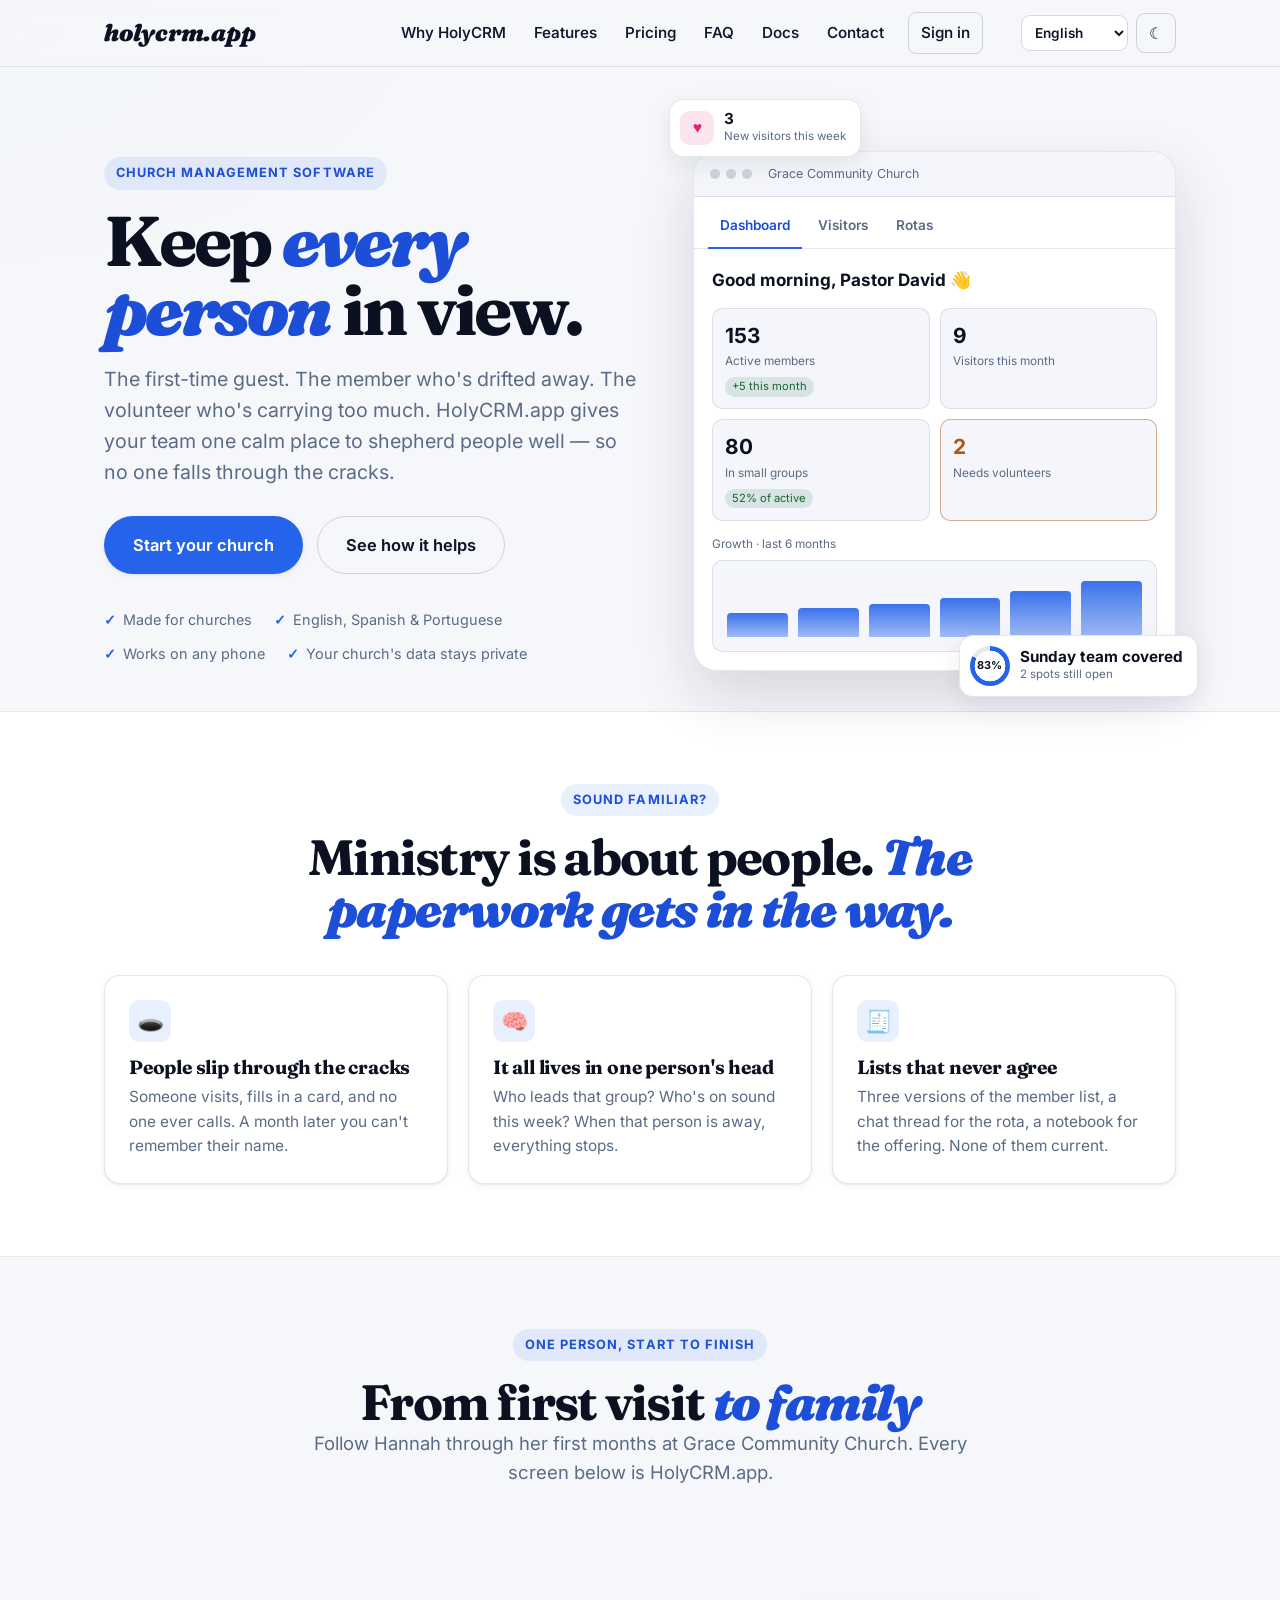
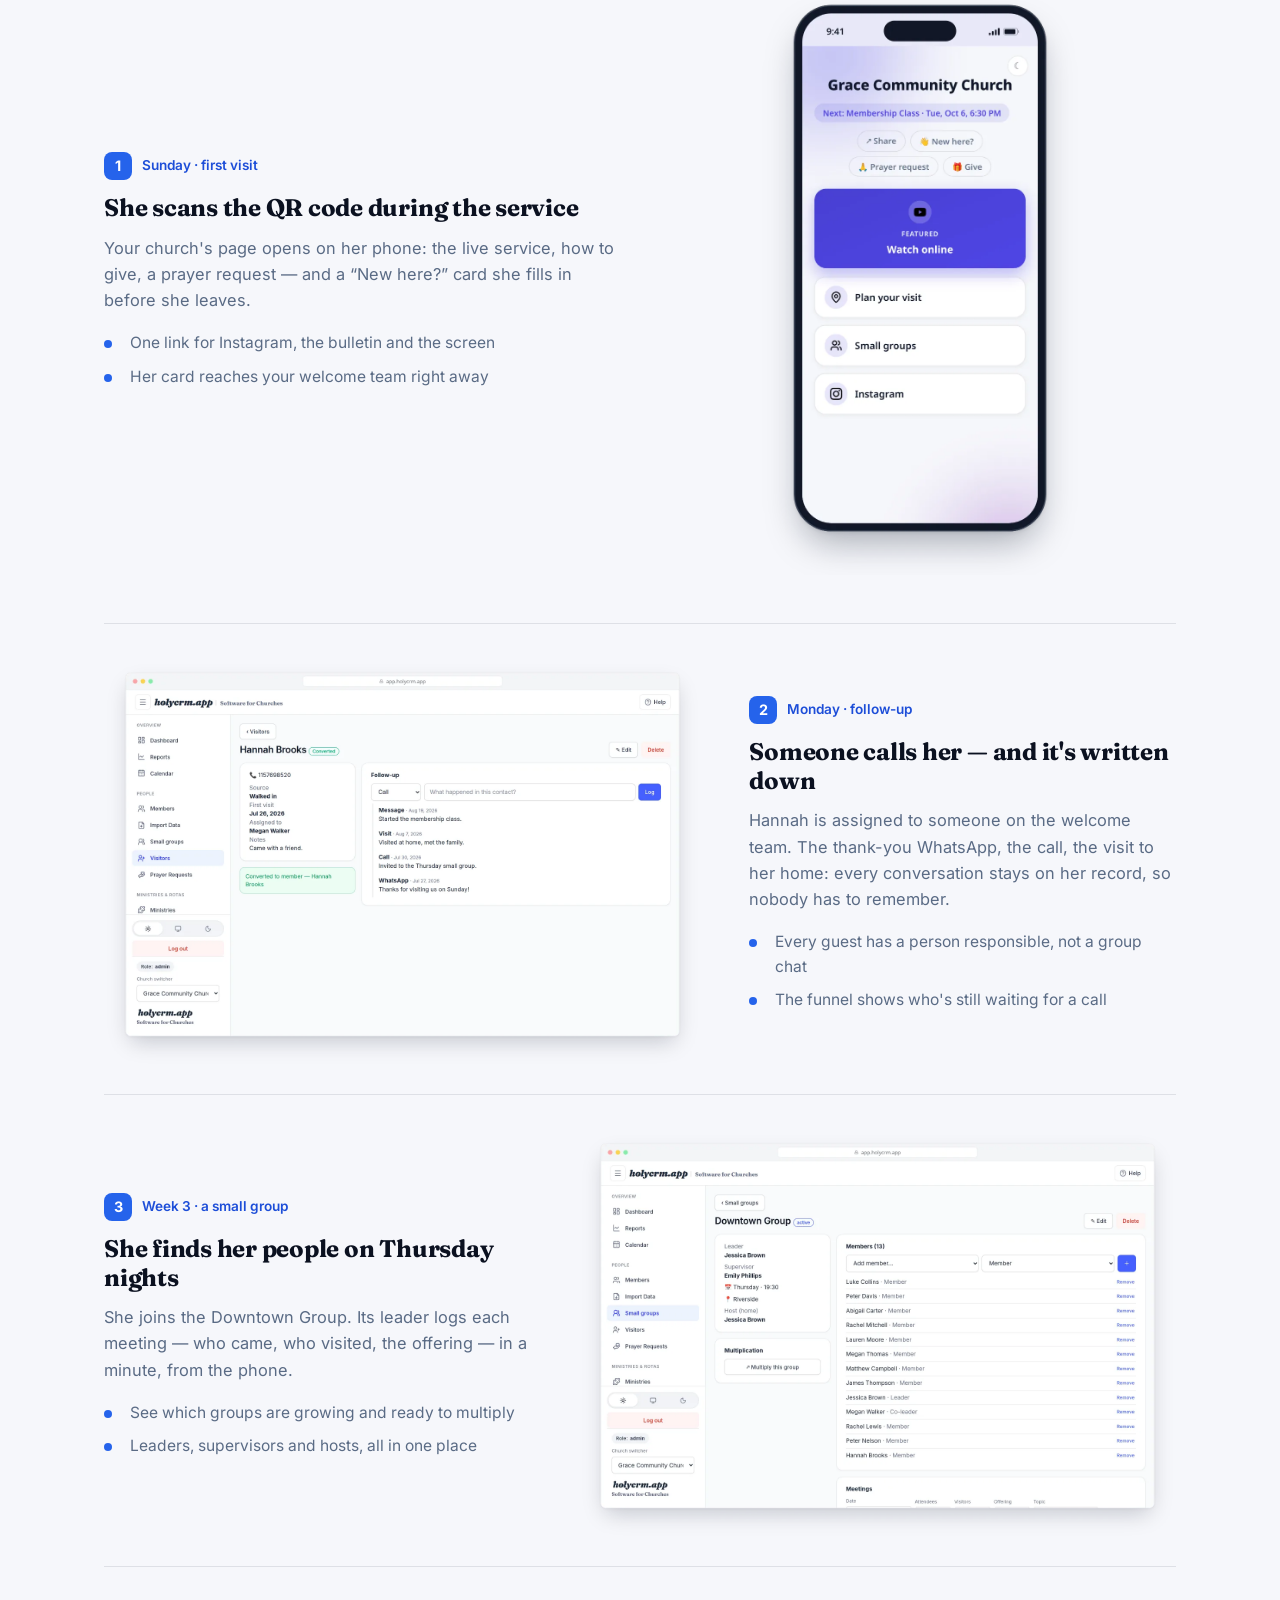
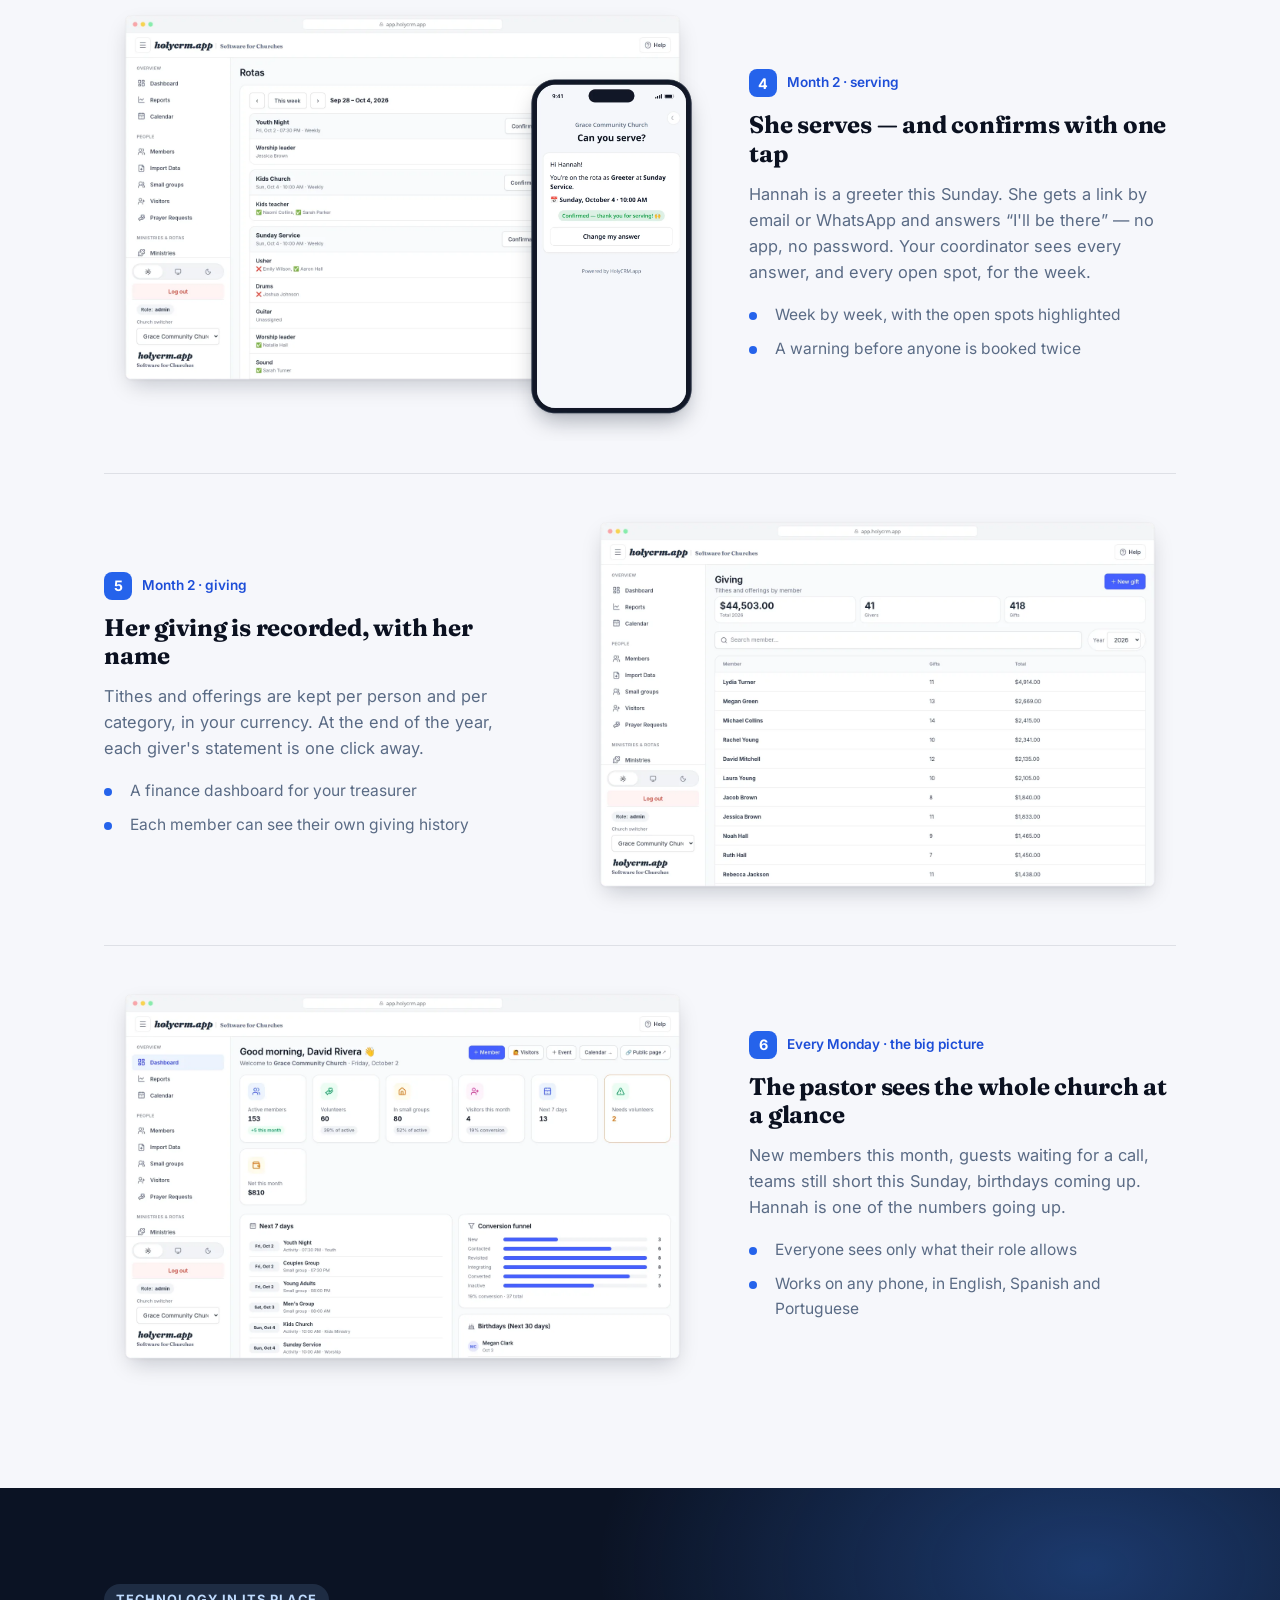
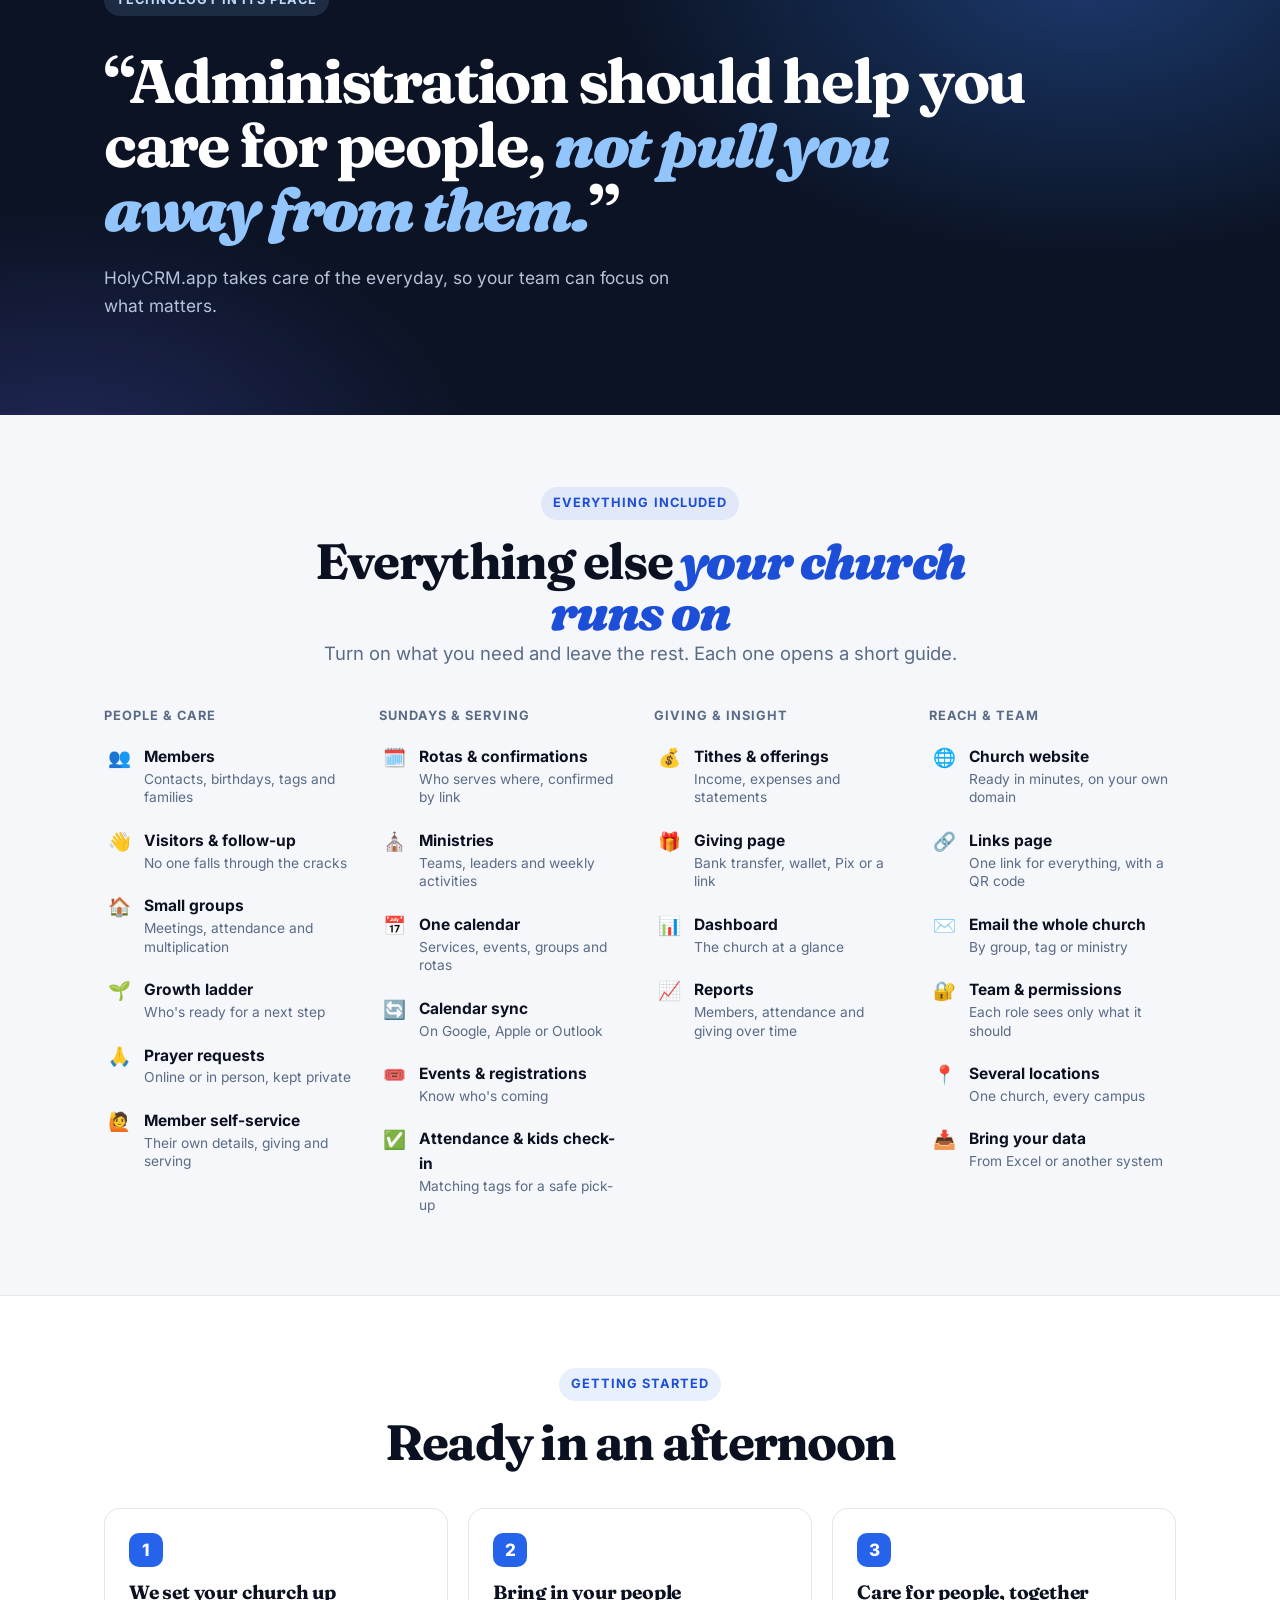
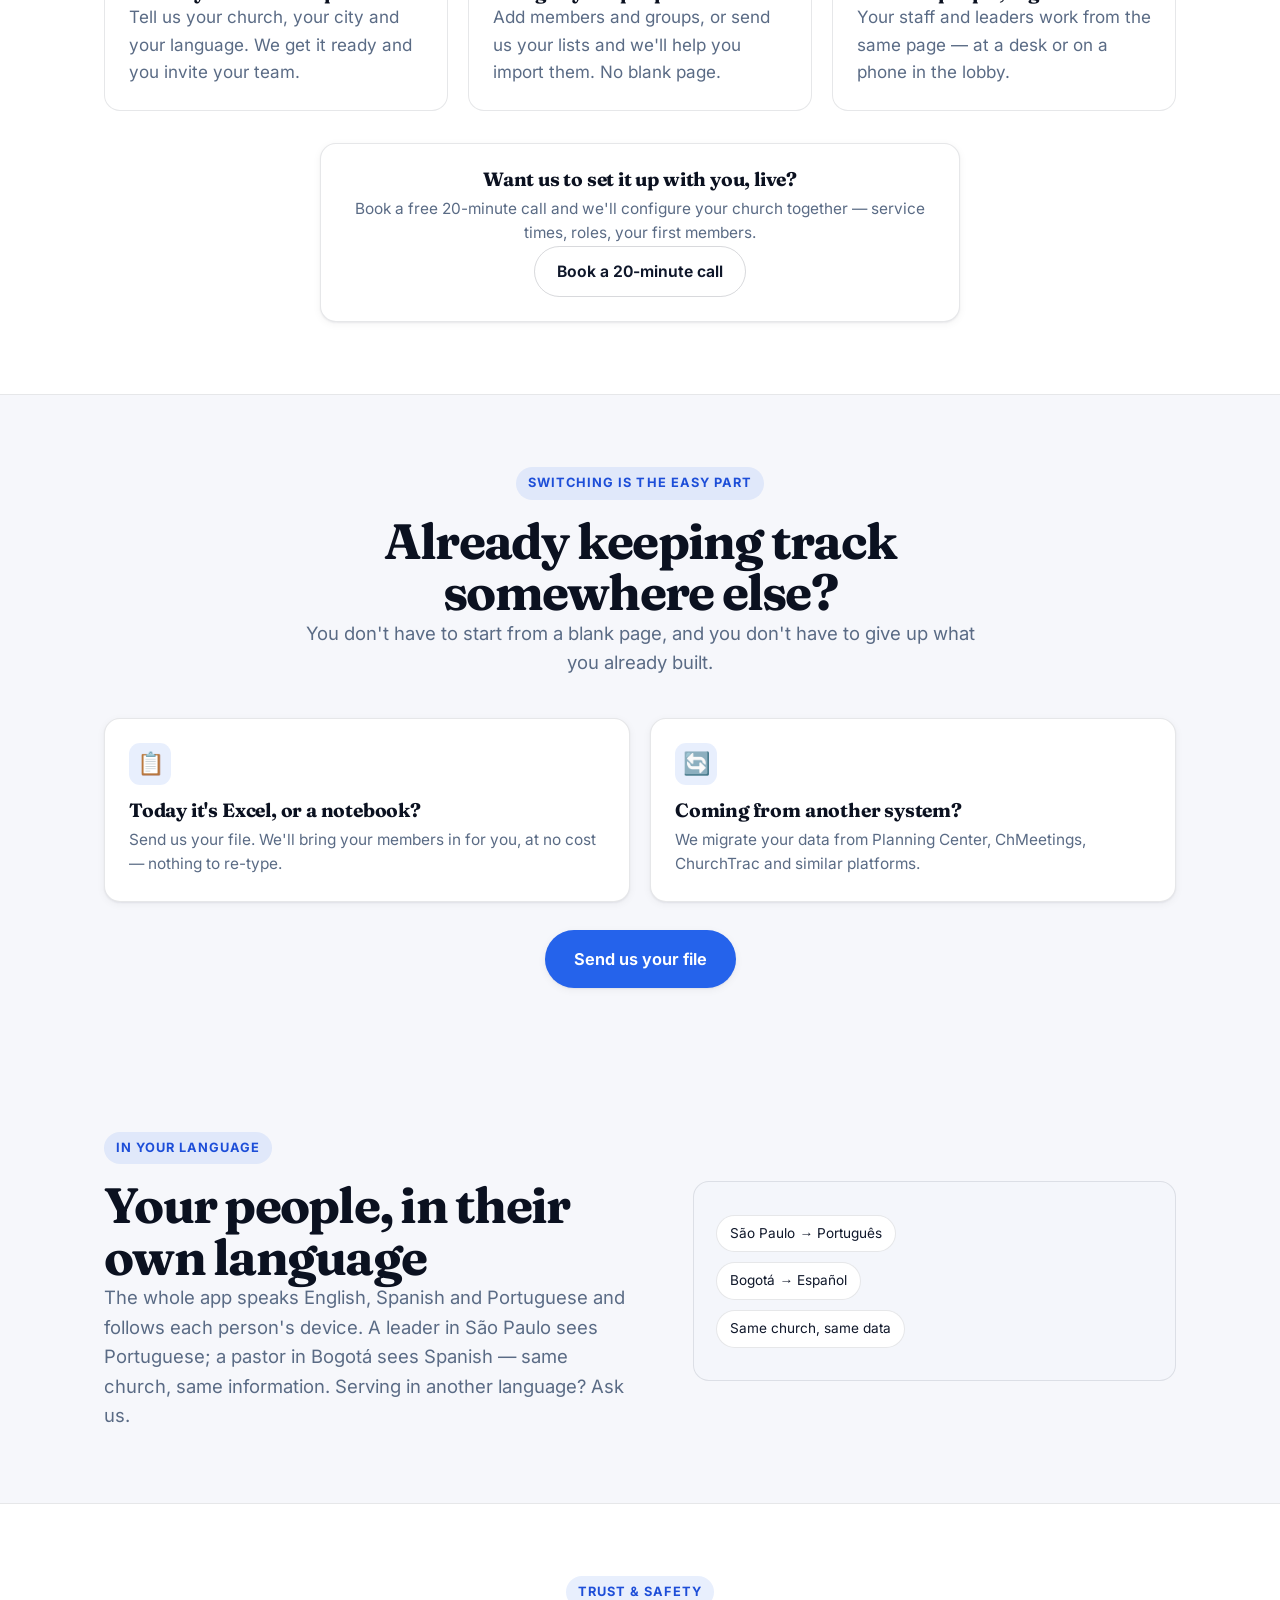
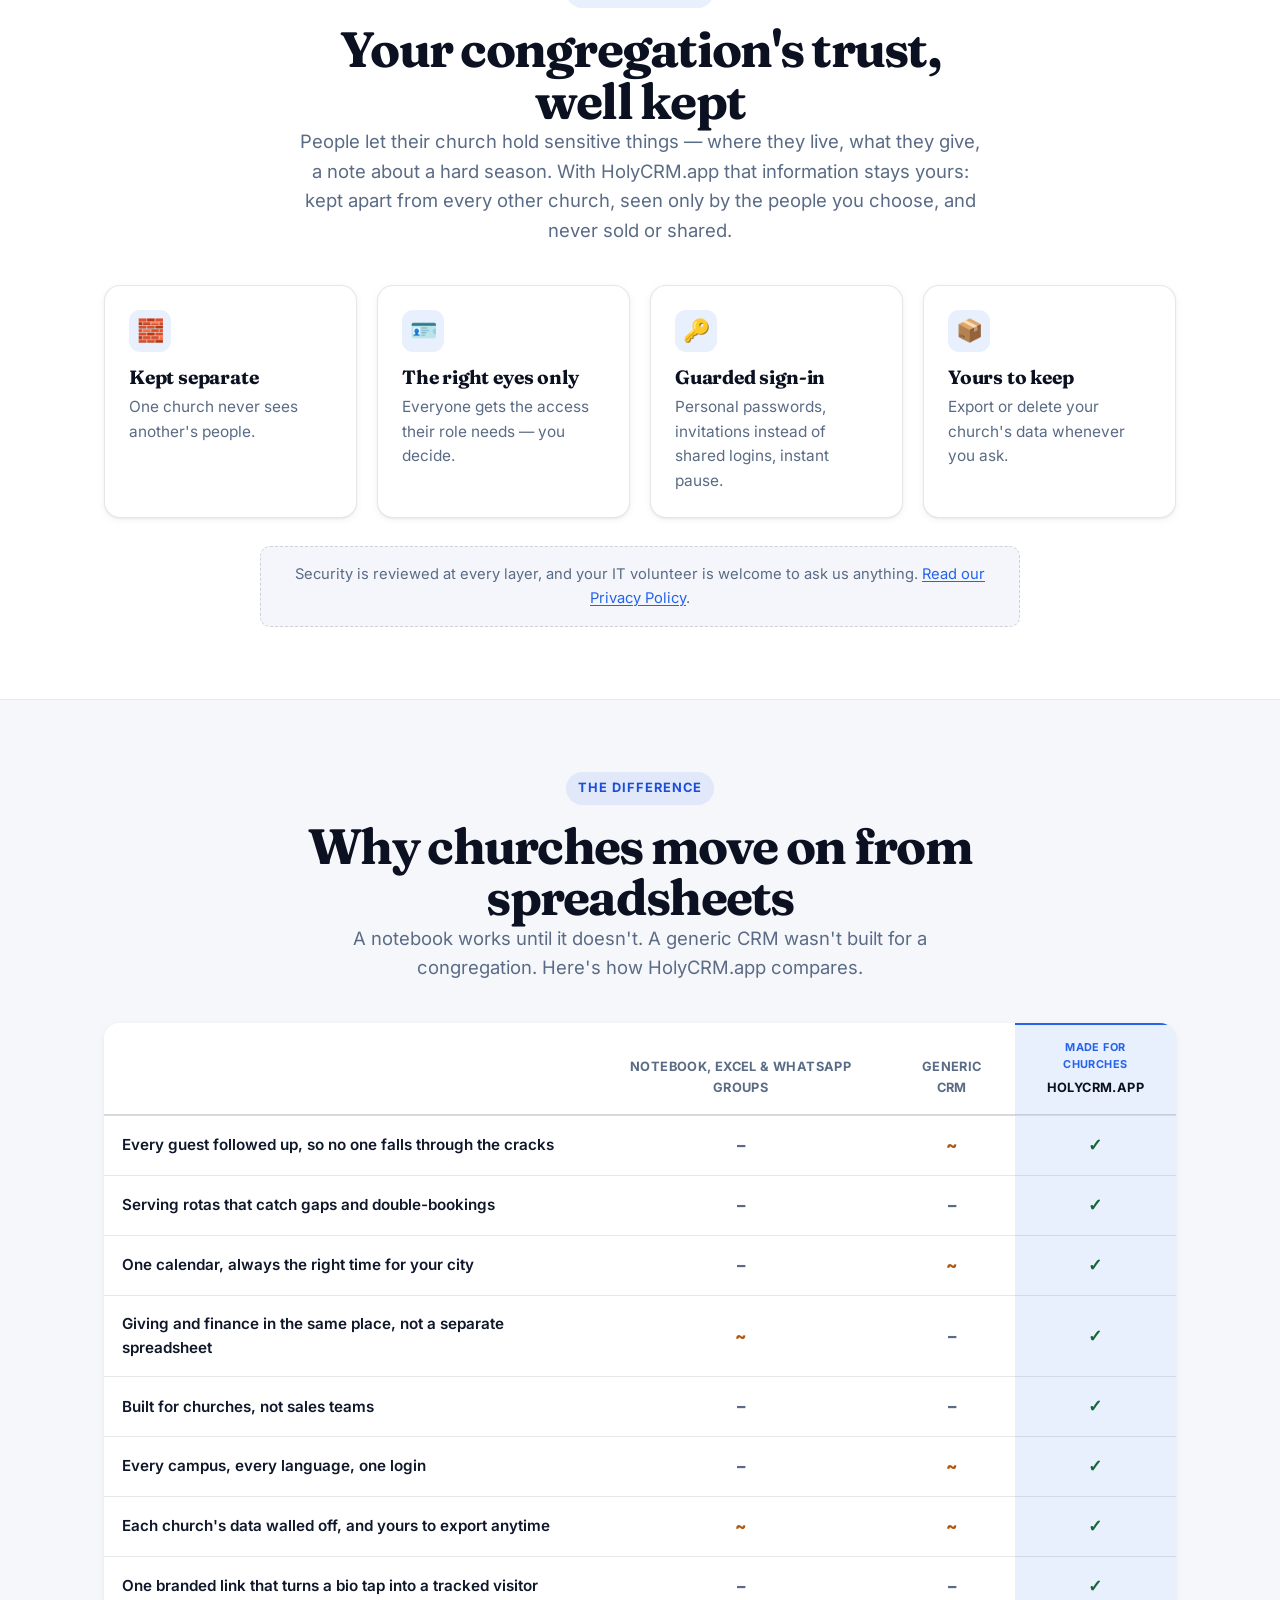
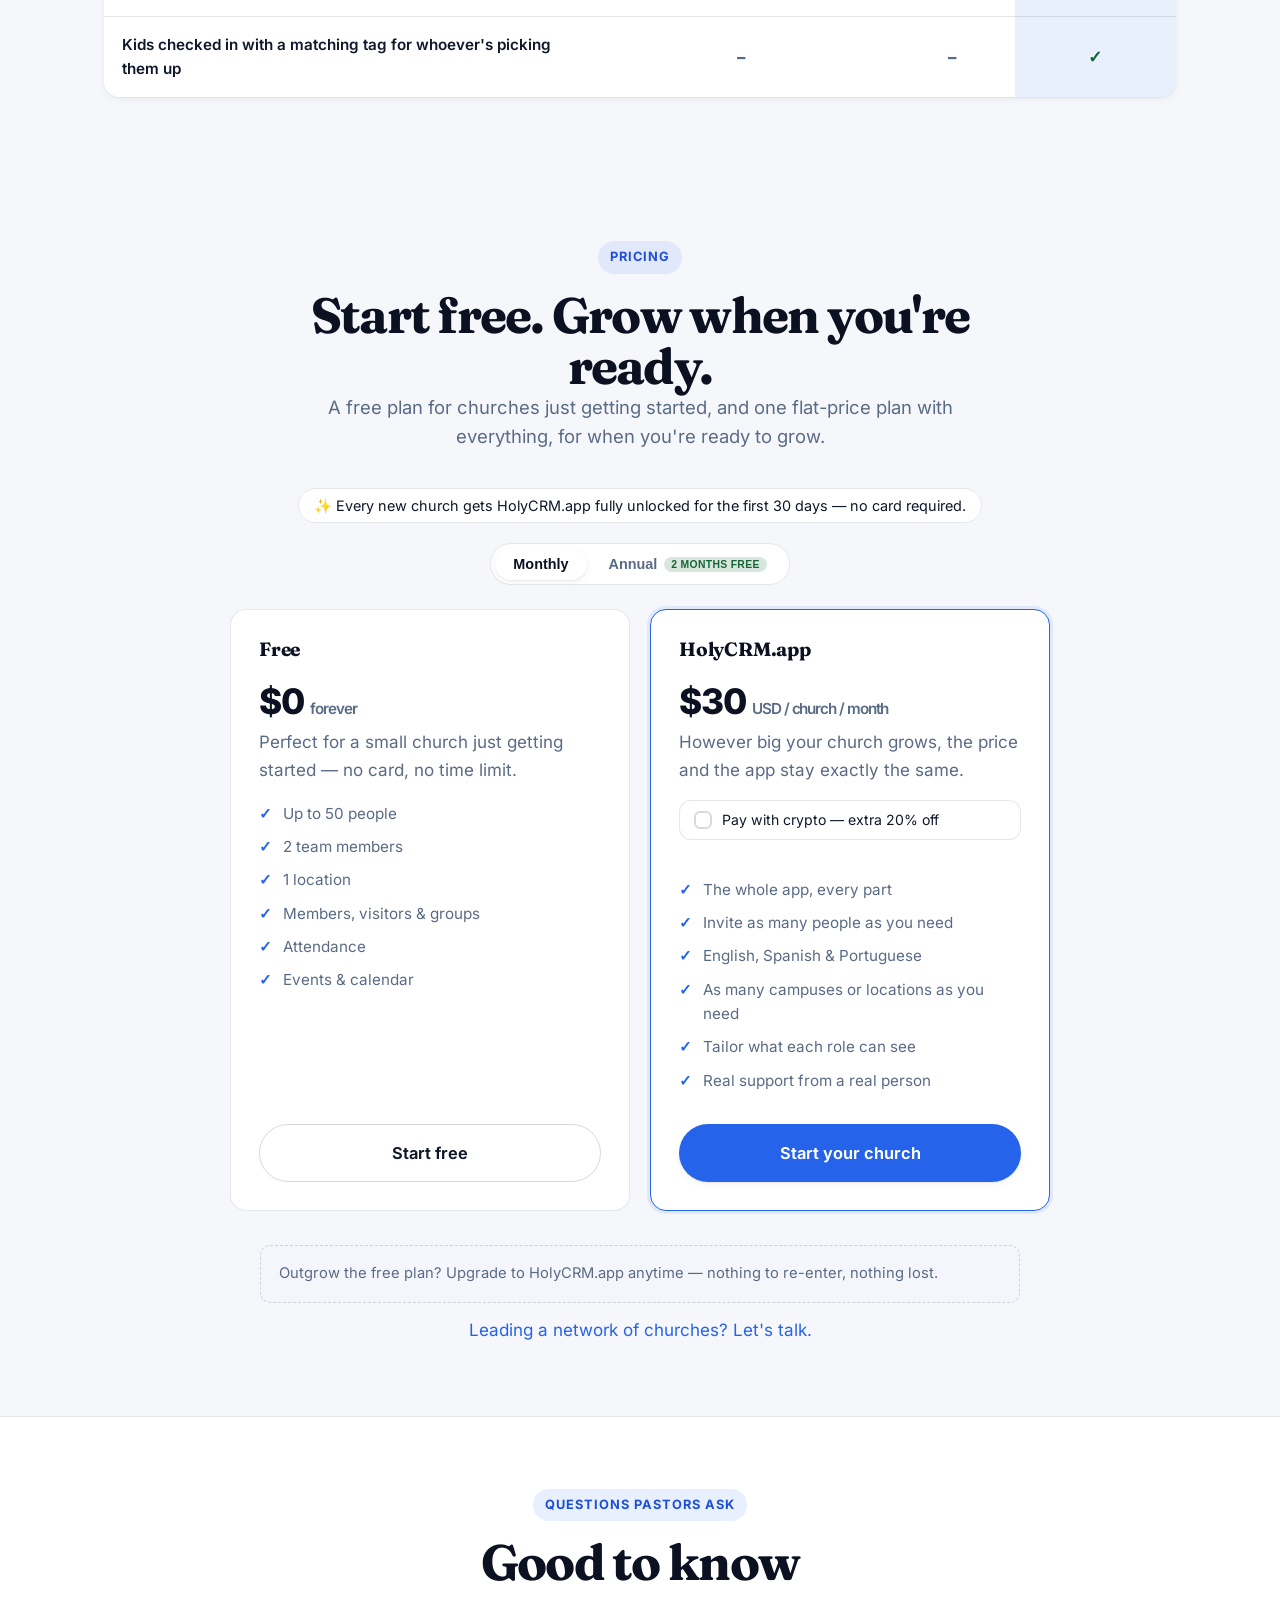
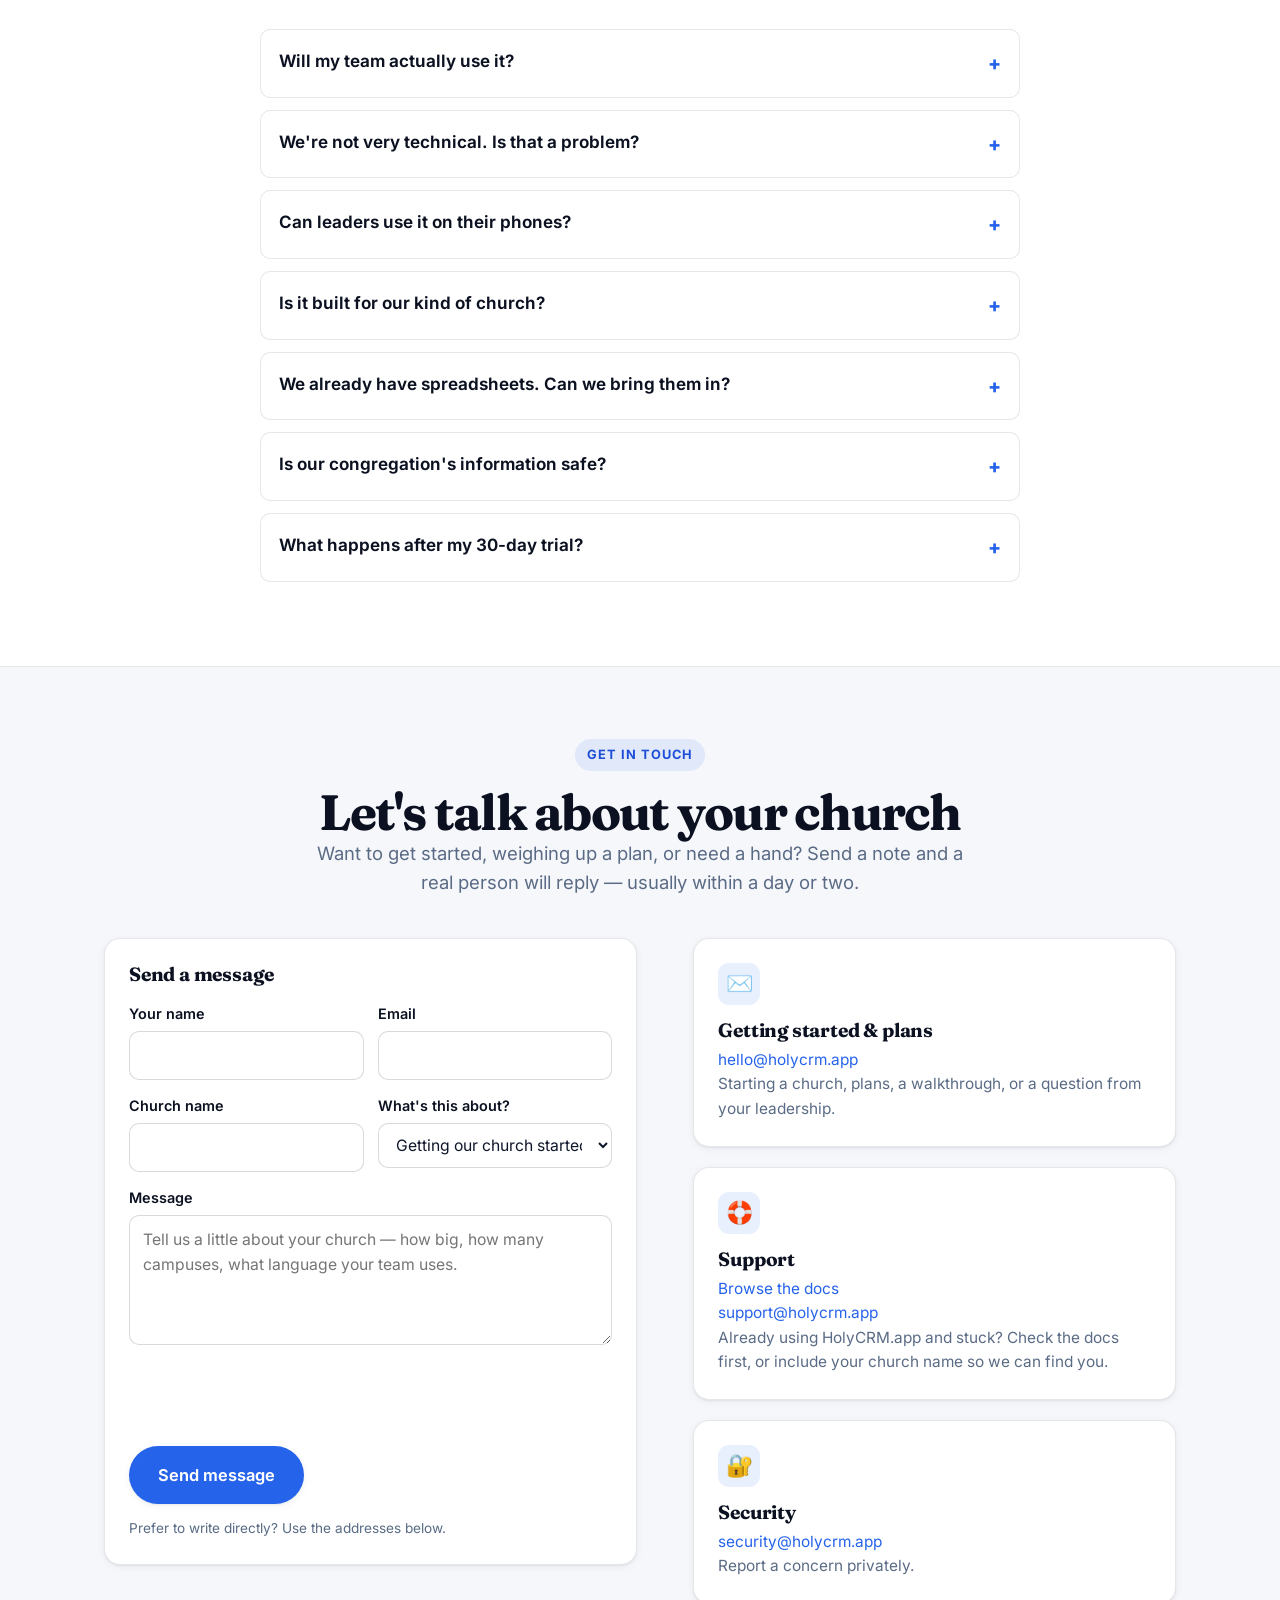
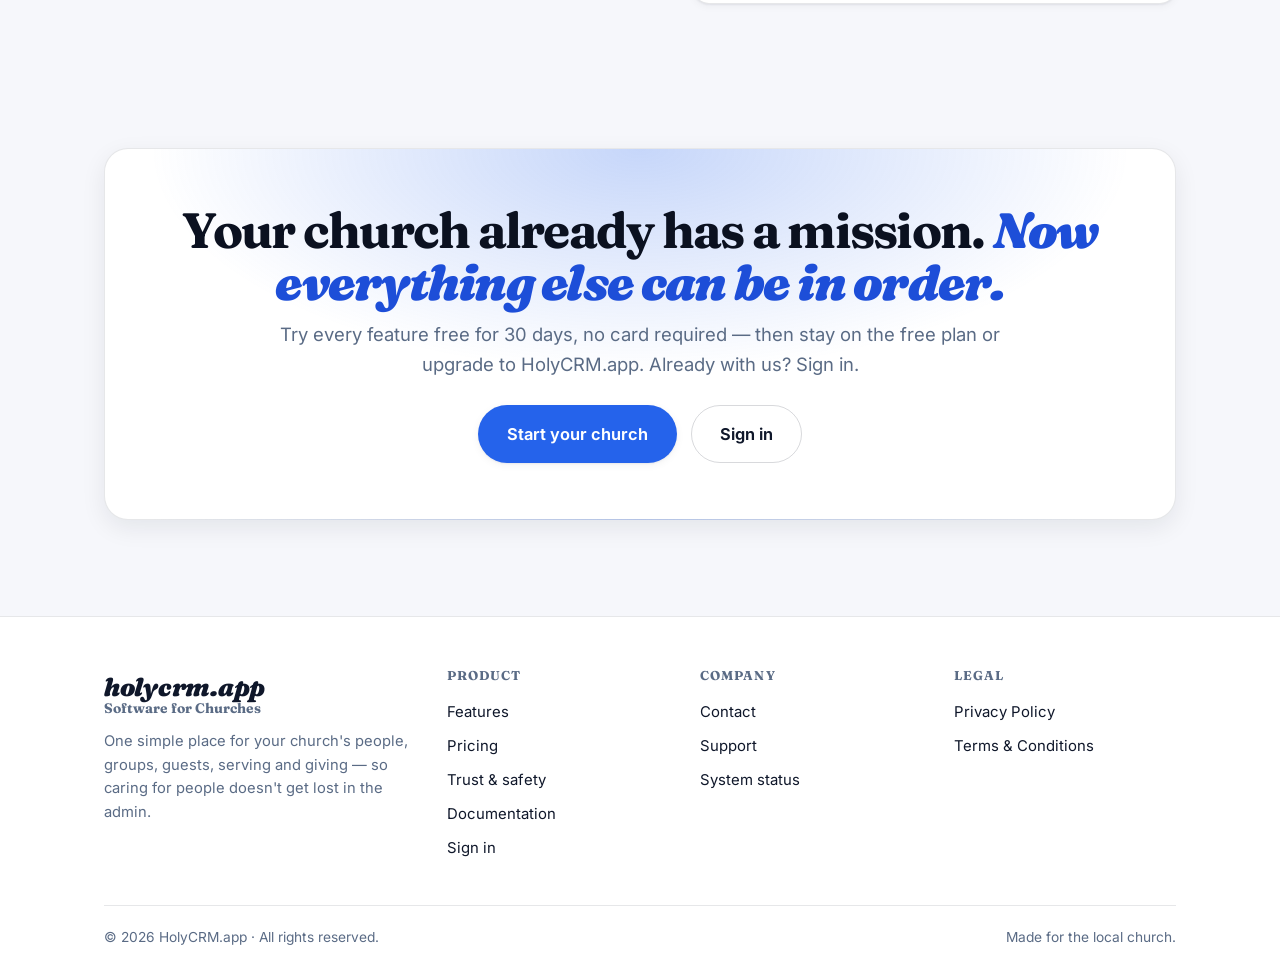
<file: index.html>
<!doctype html>
<html lang="en">

<head>
  <meta charset="utf-8" />
  <title>HolyCRM.app — Keep every person in view</title>
  <meta name="viewport" content="width=device-width, initial-scale=1" />
  <meta name="color-scheme" content="light dark" />
  <meta name="description"
    content="One simple place for your church's people, guests, small groups, serving and giving — so no one falls through the cracks. Made for churches, in English, Spanish and Portuguese." />
  <meta name="theme-color" content="#f6f7fb" media="(prefers-color-scheme: light)" />
  <meta name="theme-color" content="#0b1120" media="(prefers-color-scheme: dark)" />
  <link rel="canonical" href="https://www.holycrm.app/" />
  <link rel="icon" href="/favicon.ico" />
  <link rel="apple-touch-icon" href="/assets/img/apple-touch-icon.png" />
  <link rel="preload" href="assets/fonts/fraunces-italic-900-latin.woff2" as="font" type="font/woff2" crossorigin />
  <link rel="preload" href="assets/fonts/fraunces-normal-700-latin.woff2" as="font" type="font/woff2" crossorigin />
  <!-- Tianji analytics -->
  <script>
    // Analytics loads after the page does, so it never competes with first paint.
    window.addEventListener("load", function () {
      var s = document.createElement("script");
      s.src = "https://app.tianji.dev/tracker.js";
      s.setAttribute("data-website-id", "cmu155hoydk7rziaswpbl9hs3");
      document.head.appendChild(s);
    });
  </script>
  <meta property="og:title" content="HolyCRM.app — Keep every person in view" />
  <meta property="og:description"
    content="One simple place for your church's people, guests, small groups, serving and giving. Made for churches, in three languages." />
  <meta property="og:type" content="website" />
  <meta property="og:url" content="https://www.holycrm.app/" />
  <meta property="og:site_name" content="HolyCRM.app" />
  <meta property="og:locale" content="en_US" />
  <meta property="og:locale:alternate" content="es_LA" />
  <meta property="og:locale:alternate" content="pt_BR" />
  <meta property="og:image" content="https://www.holycrm.app/assets/img/og-image.png" />
  <meta property="og:image:width" content="1200" />
  <meta property="og:image:height" content="630" />
  <meta property="og:image:alt" content="HolyCRM.app — Software for Churches" />
  <meta name="twitter:card" content="summary_large_image" />
  <meta name="twitter:title" content="HolyCRM.app — Keep every person in view" />
  <meta name="twitter:description"
    content="One simple place for your church's people, guests, small groups, serving and giving. Made for churches, in three languages." />
  <meta name="twitter:image" content="https://www.holycrm.app/assets/img/og-image.png" />
  <script type="application/ld+json">
  {
    "@context": "https://schema.org",
    "@type": "SoftwareApplication",
    "name": "HolyCRM.app",
    "url": "https://www.holycrm.app/",
    "applicationCategory": "BusinessApplication",
    "operatingSystem": "Web",
    "description": "One simple place for your church's people, guests, small groups, serving and giving — so no one falls through the cracks. Made for churches, in English, Spanish and Portuguese.",
    "inLanguage": ["en", "es", "pt-BR"],
    "offers": [
      {
        "@type": "Offer",
        "name": "Free",
        "price": "0",
        "priceCurrency": "USD",
        "url": "https://www.holycrm.app/#pricing"
      },
      {
        "@type": "Offer",
        "name": "HolyCRM.app",
        "price": "30",
        "priceCurrency": "USD",
        "priceValidUntil": "2027-01-01",
        "url": "https://www.holycrm.app/#pricing"
      }
    ],
    "provider": {
      "@type": "Organization",
      "name": "HolyCRM.app",
      "url": "https://www.holycrm.app/",
      "logo": "https://www.holycrm.app/assets/img/apple-touch-icon.png",
      "email": "hello@holycrm.app"
    }
  }
  </script>
  <script type="application/ld+json">
  {
    "@context": "https://schema.org",
    "@type": "FAQPage",
    "mainEntity": [
      {
        "@type": "Question",
        "name": "Will my team actually use it?",
        "acceptedAnswer": {
          "@type": "Answer",
          "text": "That's the whole point of the design. Each person sees a short menu of just what they need, it looks the same on a phone as on a computer, and there's nothing to install. Most volunteers are comfortable after one Sunday."
        }
      },
      {
        "@type": "Question",
        "name": "We're not very technical. Is that a problem?",
        "acceptedAnswer": {
          "@type": "Answer",
          "text": "No. We set your church up for you and help you bring in your lists. Day to day, it's filling in simple forms — closer to a tidy address book than to accounting software."
        }
      },
      {
        "@type": "Question",
        "name": "Can leaders use it on their phones?",
        "acceptedAnswer": {
          "@type": "Answer",
          "text": "Yes. It works in any phone browser, and you can add it to the home screen so it opens like a normal app — handy for a group leader taking attendance or a greeter checking who's serving."
        }
      },
      {
        "@type": "Question",
        "name": "Is it built for our kind of church?",
        "acceptedAnswer": {
          "@type": "Answer",
          "text": "Most likely, yes. It works for a church plant of 30 and for a congregation of thousands, for one location or a network with several campuses. You turn on only what you use — cells, ministries, serving teams, giving — and leave the rest off. Every church calls its roles differently ('líder', 'guía', 'maestro'…), so you use your own words and the app follows. If you're not sure, write to us and we'll tell you honestly whether it fits."
        }
      },
      {
        "@type": "Question",
        "name": "We already have spreadsheets. Can we bring them in?",
        "acceptedAnswer": {
          "@type": "Answer",
          "text": "Usually yes. Send us your member and group lists and we'll help you import them so you don't start from scratch."
        }
      },
      {
        "@type": "Question",
        "name": "Is our congregation's information safe?",
        "acceptedAnswer": {
          "@type": "Answer",
          "text": "Your church's data is walled off from every other church and protected by roles you control. We don't sell or share it, and you can export or delete it whenever you ask."
        }
      },
      {
        "@type": "Question",
        "name": "What happens after my 30-day trial?",
        "acceptedAnswer": {
          "@type": "Answer",
          "text": "Nothing is deleted. If you don't upgrade, your church automatically continues on the Free plan — up to 50 people, 2 team members and 1 location, with members, visitors, groups, attendance and events. Anything above those limits stays visible but read-only until you either trim it back or upgrade to HolyCRM.app."
        }
      }
    ]
  }
  </script>
  <script>
    try {
      var t = localStorage.getItem('holycrm_theme');
      if (t === 'dark' || t === 'light') document.documentElement.setAttribute('data-theme', t);
    } catch (e) {}
  </script>
  <link rel="stylesheet" href="assets/css/site.css" />
</head>

<body>
  <header class="site-header">
    <div class="container nav">
      <a class="brand" href="index.html">
        <span class="brand__name">holycrm.app</span>
        <span class="brand__tag" data-i18n="brand.tagline">Software for Churches</span>
      </a>
      <nav class="nav-links">
        <a href="#why" data-i18n="nav.why">Why HolyCRM</a>
        <a href="#features" data-i18n="nav.features">Features</a>
        <a href="#pricing" data-i18n="nav.pricing">Pricing</a>
        <a href="#faq" data-i18n="nav.faq">FAQ</a>
        <a href="https://docs.holycrm.app" data-i18n="nav.docs">Docs</a>
        <a href="#contact" data-i18n="nav.contact">Contact</a>
        <a class="btn btn-ghost nav-cta" href="https://app.holycrm.app/login.html" data-i18n="nav.signin">Sign in</a>
      </nav>
      <div class="nav-tools">
        <select class="lang-select" data-lang-select data-i18n-attr="aria-label:a11y.lang" aria-label="Choose language">
          <option value="en">English</option>
          <option value="es">Español</option>
          <option value="pt-BR">Português</option>
        </select>
        <button class="theme-toggle" type="button" data-i18n-attr="aria-label:a11y.theme" aria-label="Change theme">☾</button>
      </div>
      <button class="nav-toggle" type="button" data-i18n-attr="aria-label:a11y.menu" aria-label="Open menu" aria-expanded="false">☰</button>
    </div>
  </header>

  <main>
    <!-- HERO -->
    <section class="hero" id="top">
      <div class="container hero-grid">
        <div>
          <span class="eyebrow" data-i18n="hero.eyebrow">Church management software</span>
          <h1 data-i18n="hero.h1">Keep <em>every person</em> in view.</h1>
          <p class="lead" data-i18n="hero.lead">
            The first-time guest. The member who's drifted away. The volunteer who's
            carrying too much. HolyCRM.app gives your team one calm place to shepherd
            people well — so no one falls through the cracks.
          </p>
          <div class="btn-row">
            <a class="btn btn-primary btn-lg" href="https://app.holycrm.app/signup.html" data-i18n="hero.cta.primary">Start your church</a>
            <a class="btn btn-ghost btn-lg" href="#journeys" data-i18n="hero.cta.secondary">See how it helps</a>
          </div>
          <div class="trust-row">
            <span data-i18n="hero.trust.1">Made for churches</span>
            <span data-i18n="hero.trust.2">English, Spanish &amp; Portuguese</span>
            <span data-i18n="hero.trust.3">Works on any phone</span>
            <span data-i18n="hero.trust.4">Your church's data stays private</span>
          </div>
        </div>

        <div class="mk-wrap">
        <div class="mk-chip mk-chip-a" aria-hidden="true">
          <span class="mk-chip-ic">♥</span>
          <span><b>3</b><small data-i18n="chip.visitors">New visitors this week</small></span>
        </div>
        <div class="mk-chip mk-chip-b" aria-hidden="true">
          <span class="mk-ring" style="--p: 83">83%</span>
          <span><b data-i18n="chip.team">Sunday team covered</b><small data-i18n="chip.team.sub">2 spots still open</small></span>
        </div>
        <div class="mock mk" data-mock-tabs aria-label="HolyCRM.app">
          <div class="mock-bar"><i></i><i></i><i></i><span data-i18n="mock.church">Grace Community Church</span></div>
          <div class="mk-tabs" role="tablist">
            <button type="button" role="tab" class="mk-tab" id="mk-tab-dash" aria-controls="mk-dash" aria-selected="true" data-i18n="mock.tab.dash">Dashboard</button>
            <button type="button" role="tab" class="mk-tab" id="mk-tab-people" aria-controls="mk-people" aria-selected="false" data-i18n="mock.tab.people">Visitors</button>
            <button type="button" role="tab" class="mk-tab" id="mk-tab-rotas" aria-controls="mk-rotas" aria-selected="false" data-i18n="mock.tab.rotas">Rotas</button>
          </div>
          <div class="mk-panel" id="mk-dash" role="tabpanel" aria-labelledby="mk-tab-dash">
            <p class="mk-hello" data-i18n="mock.hello">Good morning, Pastor David 👋</p>
            <div class="mk-kpis">
              <div class="mk-kpi"><b>153</b><small data-i18n="mock.k.active">Active members</small><em data-i18n="mock.k.active.sub">+5 this month</em></div>
              <div class="mk-kpi"><b>9</b><small data-i18n="mock.k.visitors">Visitors this month</small></div>
              <div class="mk-kpi"><b>80</b><small data-i18n="mock.k.groups">In small groups</small><em data-i18n="mock.k.groups.sub">52% of active</em></div>
              <div class="mk-kpi is-warn"><b>2</b><small data-i18n="mock.k.short">Needs volunteers</small></div>
            </div>
            <div class="mk-chart"><small data-i18n="mock.chart">Growth · last 6 months</small><div class="mock-chart"><i style="height:38%"></i><i style="height:47%"></i><i style="height:52%"></i><i style="height:63%"></i><i style="height:74%"></i><i style="height:90%"></i></div></div>
          </div>
          <div class="mk-panel" id="mk-people" role="tabpanel" aria-labelledby="mk-tab-people" hidden>
            <div class="mk-funnel">
              <div><b>3</b><small data-i18n="mock.f.new">New</small></div>
              <div><b>6</b><small data-i18n="mock.f.contacted">Contacted</small></div>
              <div><b>8</b><small data-i18n="mock.f.integrating">Integrating</small></div>
              <div><b>7</b><small data-i18n="mock.f.converted">Converted</small></div>
            </div>
            <ul class="mk-rows">
              <li><span data-i18n="mock.v1">Andrew Thomas</span><span class="mk-pill is-new" data-i18n="mock.f.new.p">New</span></li>
              <li><span data-i18n="mock.v2">Rebecca Parker</span><span class="mk-pill is-mid" data-i18n="mock.f.contacted.p">Contacted</span></li>
              <li><span data-i18n="mock.v3">Hannah Brooks</span><span class="mk-pill is-done" data-i18n="mock.f.converted.p">Converted</span></li>
            </ul>
          </div>
          <div class="mk-panel" id="mk-rotas" role="tabpanel" aria-labelledby="mk-tab-rotas" hidden>
            <p class="mk-service" data-i18n="mock.service">Sunday Service · Sun 10:00</p>
            <ul class="mk-rows mk-rota">
              <li><span><b data-i18n="mock.r1.role">Worship leader</b><small data-i18n="mock.r1.who">✅ Natalie Hall</small></span><span class="mk-pill is-done">1/1</span></li>
              <li><span><b data-i18n="mock.r2.role">Greeters</b><small data-i18n="mock.r2.who">✅ Hannah Brooks · ⏳ Luke Collins</small></span><span class="mk-pill is-mid">2/3</span></li>
              <li><span><b data-i18n="mock.r3.role">Guitar</b><small data-i18n="mock.r3.who">Not assigned yet</small></span><span class="mk-pill is-new">0/1</span></li>
              <li><span><b data-i18n="mock.r4.role">Sound</b><small data-i18n="mock.r4.who">✅ Sarah Turner</small></span><span class="mk-pill is-done">1/1</span></li>
            </ul>
          </div>
        </div>
        </div>
      </div>
    </section>

    <!-- WHY -->
    <section class="band" id="why">
      <div class="container">
        <div class="section-head center">
          <span class="eyebrow" data-i18n="why.eyebrow">Sound familiar?</span>
          <h2 data-i18n="why.h2">Ministry is about people. <em>The paperwork gets in the way.</em></h2>
        </div>
        <div class="grid">
          <div class="card">
            <div class="ic">🕳️</div>
            <h3 data-i18n="why.c1.h">People slip through the cracks</h3>
            <p data-i18n="why.c1.p">Someone visits, fills in a card, and no one ever calls.
              A month later you can't remember their name.</p>
          </div>
          <div class="card">
            <div class="ic">🧠</div>
            <h3 data-i18n="why.c2.h">It all lives in one person's head</h3>
            <p data-i18n="why.c2.p">Who leads that group? Who's on sound this week? When
              that person is away, everything stops.</p>
          </div>
          <div class="card">
            <div class="ic">🧾</div>
            <h3 data-i18n="why.c3.h">Lists that never agree</h3>
            <p data-i18n="why.c3.p">Three versions of the member list, a chat thread for
              the rota, a notebook for the offering. None of them current.</p>
          </div>
        </div>
      </div>
    </section>

    <!-- JOURNEYS -->
    <section id="journeys">
      <div class="container">
        <div class="section-head center">
          <span class="eyebrow" data-i18n="jr.eyebrow">One person, start to finish</span>
          <h2 data-i18n="jr.h2">From first visit <em>to family</em></h2>
          <p class="lead" data-i18n="jr.sub">Follow Hannah through her first months at Grace Community Church. Every screen below is HolyCRM.app.</p>
        </div>
        <ol class="journey">
          <li class="feature-block journey-step">
            <div class="journey-text">
              <span class="journey-when"><b>1</b><span data-i18n="jr.s1.when">Sunday · first visit</span></span>
              <h3 data-i18n="jr.s1.h">She scans the QR code during the service</h3>
              <p data-i18n="jr.s1.p">Your church's page opens on her phone: the live service, how to give, a prayer request — and a “New here?” card she fills in before she leaves.</p>
              <ul><li data-i18n="jr.s1.l1">One link for Instagram, the bulletin and the screen</li><li data-i18n="jr.s1.l2">Her card reaches your welcome team right away</li></ul>
            </div>
            <div class="journey-media is-phone"><img class="shot shot-phone" src="assets/img/app/en/m-links.webp" alt="Grace Community Church&#x27;s links page on a phone" width="742" height="1389" loading="lazy" decoding="async" data-i18n-attr="src:img.m-links; alt:jr.s1.alt"></div>
          </li>
          <li class="feature-block journey-step rev">
            <div class="journey-text">
              <span class="journey-when"><b>2</b><span data-i18n="jr.s2.when">Monday · follow-up</span></span>
              <h3 data-i18n="jr.s2.h">Someone calls her — and it's written down</h3>
              <p data-i18n="jr.s2.p">Hannah is assigned to someone on the welcome team. The thank-you WhatsApp, the call, the visit to her home: every conversation stays on her record, so nobody has to remember.</p>
              <ul><li data-i18n="jr.s2.l1">Every guest has a person responsible, not a group chat</li><li data-i18n="jr.s2.l2">The funnel shows who's still waiting for a call</li></ul>
            </div>
            <div class="journey-media"><img class="shot" src="assets/img/app/en/visitor-detail.webp" alt="Hannah&#x27;s visitor record with her follow-ups" width="1552" height="1066" loading="lazy" decoding="async" data-i18n-attr="src:img.visitor-detail; alt:jr.s2.alt"></div>
          </li>
          <li class="feature-block journey-step">
            <div class="journey-text">
              <span class="journey-when"><b>3</b><span data-i18n="jr.s3.when">Week 3 · a small group</span></span>
              <h3 data-i18n="jr.s3.h">She finds her people on Thursday nights</h3>
              <p data-i18n="jr.s3.p">She joins the Downtown Group. Its leader logs each meeting — who came, who visited, the offering — in a minute, from the phone.</p>
              <ul><li data-i18n="jr.s3.l1">See which groups are growing and ready to multiply</li><li data-i18n="jr.s3.l2">Leaders, supervisors and hosts, all in one place</li></ul>
            </div>
            <div class="journey-media"><img class="shot" src="assets/img/app/en/group-detail.webp" alt="The Downtown Group with Hannah among its members" width="1552" height="1066" loading="lazy" decoding="async" data-i18n-attr="src:img.group-detail; alt:jr.s3.alt"></div>
          </li>
          <li class="feature-block journey-step rev">
            <div class="journey-text">
              <span class="journey-when"><b>4</b><span data-i18n="jr.s4.when">Month 2 · serving</span></span>
              <h3 data-i18n="jr.s4.h">She serves — and confirms with one tap</h3>
              <p data-i18n="jr.s4.p">Hannah is a greeter this Sunday. She gets a link by email or WhatsApp and answers “I'll be there” — no app, no password. Your coordinator sees every answer, and every open spot, for the week.</p>
              <ul><li data-i18n="jr.s4.l1">Week by week, with the open spots highlighted</li><li data-i18n="jr.s4.l2">A warning before anyone is booked twice</li></ul>
            </div>
            <div class="journey-media is-combo"><img class="shot" src="assets/img/app/en/rotas.webp" alt="This week&#x27;s rotas, and Hannah&#x27;s confirmation on her phone" width="1552" height="1066" loading="lazy" decoding="async" data-i18n-attr="src:img.rotas; alt:jr.s4.alt"><img class="shot shot-phone shot-over" src="assets/img/app/en/m-confirm.webp" alt="Hannah&#x27;s confirmation on her phone" width="742" height="1389" loading="lazy" decoding="async" data-i18n-attr="src:img.m-confirm; alt:jr.s4.alt2"></div>
          </li>
          <li class="feature-block journey-step">
            <div class="journey-text">
              <span class="journey-when"><b>5</b><span data-i18n="jr.s5.when">Month 2 · giving</span></span>
              <h3 data-i18n="jr.s5.h">Her giving is recorded, with her name</h3>
              <p data-i18n="jr.s5.p">Tithes and offerings are kept per person and per category, in your currency. At the end of the year, each giver's statement is one click away.</p>
              <ul><li data-i18n="jr.s5.l1">A finance dashboard for your treasurer</li><li data-i18n="jr.s5.l2">Each member can see their own giving history</li></ul>
            </div>
            <div class="journey-media"><img class="shot" src="assets/img/app/en/giving.webp" alt="Tithes and offerings by member" width="1552" height="1066" loading="lazy" decoding="async" data-i18n-attr="src:img.giving; alt:jr.s5.alt"></div>
          </li>
          <li class="feature-block journey-step rev">
            <div class="journey-text">
              <span class="journey-when"><b>6</b><span data-i18n="jr.s6.when">Every Monday · the big picture</span></span>
              <h3 data-i18n="jr.s6.h">The pastor sees the whole church at a glance</h3>
              <p data-i18n="jr.s6.p">New members this month, guests waiting for a call, teams still short this Sunday, birthdays coming up. Hannah is one of the numbers going up.</p>
              <ul><li data-i18n="jr.s6.l1">Everyone sees only what their role allows</li><li data-i18n="jr.s6.l2">Works on any phone, in English, Spanish and Portuguese</li></ul>
            </div>
            <div class="journey-media"><img class="shot" src="assets/img/app/en/dashboard.webp" alt="The dashboard: members, visitors, small groups and teams short of volunteers" width="1552" height="1066" loading="lazy" decoding="async" data-i18n-attr="src:img.dashboard; alt:jr.s6.alt"></div>
          </li>
        </ol>
      </div>
    </section>

    <!-- FEATURES -->
    <!-- QUOTE -->
    <section class="quote-band">
      <div class="container">
        <span class="eyebrow" data-i18n="quote.eyebrow">Technology in its place</span>
        <blockquote data-i18n="quote.text">“Administration should help you care for people, <em>not pull you away from them.</em>”</blockquote>
        <p data-i18n="quote.p">HolyCRM.app takes care of the everyday, so your team can focus on what matters.</p>
      </div>
    </section>

    <section id="features">
      <div class="container">
        <div class="section-head center">
          <span class="eyebrow" data-i18n="ix.eyebrow">Everything included</span>
          <h2 data-i18n="ix.h2">Everything else <em>your church runs on</em></h2>
          <p class="lead" data-i18n="ix.sub">Turn on what you need and leave the rest. Each one opens a short guide.</p>
        </div>
        <div class="ix-grid">
          <div class="ix-group">
            <h3 data-i18n="ix.people">People &amp; care</h3>
            <ul>
              <li><a href="https://docs.holycrm.app/#/members" data-docs="members" target="_blank" rel="noopener"><span class="ix-ic" aria-hidden="true">👥</span><span><b data-i18n="ix.members.h">Members</b><small data-i18n="ix.members.p">Contacts, birthdays, tags and families</small></span></a></li>
              <li><a href="https://docs.holycrm.app/#/visitors" data-docs="visitors" target="_blank" rel="noopener"><span class="ix-ic" aria-hidden="true">👋</span><span><b data-i18n="ix.visitors.h">Visitors &amp; follow-up</b><small data-i18n="ix.visitors.p">No one falls through the cracks</small></span></a></li>
              <li><a href="https://docs.holycrm.app/#/groups" data-docs="groups" target="_blank" rel="noopener"><span class="ix-ic" aria-hidden="true">🏠</span><span><b data-i18n="ix.groups.h">Small groups</b><small data-i18n="ix.groups.p">Meetings, attendance and multiplication</small></span></a></li>
              <li><a href="https://docs.holycrm.app/#/growth-ladder" data-docs="growth-ladder" target="_blank" rel="noopener"><span class="ix-ic" aria-hidden="true">🌱</span><span><b data-i18n="ix.growth_ladder.h">Growth ladder</b><small data-i18n="ix.growth_ladder.p">Who's ready for a next step</small></span></a></li>
              <li><a href="https://docs.holycrm.app/#/prayer-requests" data-docs="prayer-requests" target="_blank" rel="noopener"><span class="ix-ic" aria-hidden="true">🙏</span><span><b data-i18n="ix.prayer_requests.h">Prayer requests</b><small data-i18n="ix.prayer_requests.p">Online or in person, kept private</small></span></a></li>
              <li><a href="https://docs.holycrm.app/#/profile" data-docs="profile" target="_blank" rel="noopener"><span class="ix-ic" aria-hidden="true">🙋</span><span><b data-i18n="ix.profile.h">Member self-service</b><small data-i18n="ix.profile.p">Their own details, giving and serving</small></span></a></li>
            </ul>
          </div>
          <div class="ix-group">
            <h3 data-i18n="ix.sunday">Sundays &amp; serving</h3>
            <ul>
              <li><a href="https://docs.holycrm.app/#/rotas" data-docs="rotas" target="_blank" rel="noopener"><span class="ix-ic" aria-hidden="true">🗓️</span><span><b data-i18n="ix.rotas.h">Rotas &amp; confirmations</b><small data-i18n="ix.rotas.p">Who serves where, confirmed by link</small></span></a></li>
              <li><a href="https://docs.holycrm.app/#/ministries" data-docs="ministries" target="_blank" rel="noopener"><span class="ix-ic" aria-hidden="true">⛪</span><span><b data-i18n="ix.ministries.h">Ministries</b><small data-i18n="ix.ministries.p">Teams, leaders and weekly activities</small></span></a></li>
              <li><a href="https://docs.holycrm.app/#/calendar" data-docs="calendar" target="_blank" rel="noopener"><span class="ix-ic" aria-hidden="true">📅</span><span><b data-i18n="ix.calendar.h">One calendar</b><small data-i18n="ix.calendar.p">Services, events, groups and rotas</small></span></a></li>
              <li><a href="https://docs.holycrm.app/#/calendar-sync" data-docs="calendar-sync" target="_blank" rel="noopener"><span class="ix-ic" aria-hidden="true">🔄</span><span><b data-i18n="ix.calendar_sync.h">Calendar sync</b><small data-i18n="ix.calendar_sync.p">On Google, Apple or Outlook</small></span></a></li>
              <li><a href="https://docs.holycrm.app/#/events" data-docs="events" target="_blank" rel="noopener"><span class="ix-ic" aria-hidden="true">🎟️</span><span><b data-i18n="ix.events.h">Events &amp; registrations</b><small data-i18n="ix.events.p">Know who's coming</small></span></a></li>
              <li><a href="https://docs.holycrm.app/#/attendance" data-docs="attendance" target="_blank" rel="noopener"><span class="ix-ic" aria-hidden="true">✅</span><span><b data-i18n="ix.attendance.h">Attendance &amp; kids check-in</b><small data-i18n="ix.attendance.p">Matching tags for a safe pick-up</small></span></a></li>
            </ul>
          </div>
          <div class="ix-group">
            <h3 data-i18n="ix.money">Giving &amp; insight</h3>
            <ul>
              <li><a href="https://docs.holycrm.app/#/finance" data-docs="finance" target="_blank" rel="noopener"><span class="ix-ic" aria-hidden="true">💰</span><span><b data-i18n="ix.finance.h">Tithes &amp; offerings</b><small data-i18n="ix.finance.p">Income, expenses and statements</small></span></a></li>
              <li><a href="https://docs.holycrm.app/#/online-giving" data-docs="online-giving" target="_blank" rel="noopener"><span class="ix-ic" aria-hidden="true">🎁</span><span><b data-i18n="ix.online_giving.h">Giving page</b><small data-i18n="ix.online_giving.p">Bank transfer, wallet, Pix or a link</small></span></a></li>
              <li><a href="https://docs.holycrm.app/#/dashboard" data-docs="dashboard" target="_blank" rel="noopener"><span class="ix-ic" aria-hidden="true">📊</span><span><b data-i18n="ix.dashboard.h">Dashboard</b><small data-i18n="ix.dashboard.p">The church at a glance</small></span></a></li>
              <li><a href="https://docs.holycrm.app/#/reports" data-docs="reports" target="_blank" rel="noopener"><span class="ix-ic" aria-hidden="true">📈</span><span><b data-i18n="ix.reports.h">Reports</b><small data-i18n="ix.reports.p">Members, attendance and giving over time</small></span></a></li>
            </ul>
          </div>
          <div class="ix-group">
            <h3 data-i18n="ix.reach">Reach &amp; team</h3>
            <ul>
              <li><a href="https://docs.holycrm.app/#/church-website" data-docs="church-website" target="_blank" rel="noopener"><span class="ix-ic" aria-hidden="true">🌐</span><span><b data-i18n="ix.church_website.h">Church website</b><small data-i18n="ix.church_website.p">Ready in minutes, on your own domain</small></span></a></li>
              <li><a href="https://docs.holycrm.app/#/church-links" data-docs="church-links" target="_blank" rel="noopener"><span class="ix-ic" aria-hidden="true">🔗</span><span><b data-i18n="ix.church_links.h">Links page</b><small data-i18n="ix.church_links.p">One link for everything, with a QR code</small></span></a></li>
              <li><a href="https://docs.holycrm.app/#/bulk-email" data-docs="bulk-email" target="_blank" rel="noopener"><span class="ix-ic" aria-hidden="true">✉️</span><span><b data-i18n="ix.bulk_email.h">Email the whole church</b><small data-i18n="ix.bulk_email.p">By group, tag or ministry</small></span></a></li>
              <li><a href="https://docs.holycrm.app/#/users-roles" data-docs="users-roles" target="_blank" rel="noopener"><span class="ix-ic" aria-hidden="true">🔐</span><span><b data-i18n="ix.users_roles.h">Team &amp; permissions</b><small data-i18n="ix.users_roles.p">Each role sees only what it should</small></span></a></li>
              <li><a href="https://docs.holycrm.app/#/church-settings" data-docs="church-settings" target="_blank" rel="noopener"><span class="ix-ic" aria-hidden="true">📍</span><span><b data-i18n="ix.church_settings.h">Several locations</b><small data-i18n="ix.church_settings.p">One church, every campus</small></span></a></li>
              <li><a href="https://docs.holycrm.app/#/data-import" data-docs="data-import" target="_blank" rel="noopener"><span class="ix-ic" aria-hidden="true">📥</span><span><b data-i18n="ix.data_import.h">Bring your data</b><small data-i18n="ix.data_import.p">From Excel or another system</small></span></a></li>
            </ul>
          </div>
        </div>
      </div>
    </section>

    <!-- START -->
    <section class="band">
      <div class="container">
        <div class="section-head center">
          <span class="eyebrow" data-i18n="start.eyebrow">Getting started</span>
          <h2 data-i18n="start.h2">Ready in an afternoon</h2>
        </div>
        <div class="steps">
          <div class="step">
            <h3 data-i18n="start.s1.h">We set your church up</h3>
            <p class="muted" data-i18n="start.s1.p">Tell us your church, your city and your
              language. We get it ready and you invite your team.</p>
          </div>
          <div class="step">
            <h3 data-i18n="start.s2.h">Bring in your people</h3>
            <p class="muted" data-i18n="start.s2.p">Add members and groups, or send us your
              lists and we'll help you import them. No blank page.</p>
          </div>
          <div class="step">
            <h3 data-i18n="start.s3.h">Care for people, together</h3>
            <p class="muted" data-i18n="start.s3.p">Your staff and leaders work from the
              same page — at a desk or on a phone in the lobby.</p>
          </div>
        </div>
        <div class="card" style="max-width:640px;margin:32px auto 0;text-align:center">
          <h3 data-i18n="start.call.h">Want us to set it up with you, live?</h3>
          <p class="muted" data-i18n="start.call.p">Book a free 20-minute call and we'll
            configure your church together — service times, roles, your first members.</p>
          <a class="btn btn-ghost" href="#contact" data-i18n="start.call.cta">Book a
            20-minute call</a>
        </div>
      </div>
    </section>

    <!-- MIGRATE -->
    <section id="migrate">
      <div class="container">
        <div class="section-head center">
          <span class="eyebrow" data-i18n="migrate.eyebrow">Switching is the easy part</span>
          <h2 data-i18n="migrate.h2">Already keeping track somewhere else?</h2>
          <p class="lead" data-i18n="migrate.sub">You don't have to start from a blank page,
            and you don't have to give up what you already built.</p>
        </div>
        <div class="grid grid-2">
          <div class="card">
            <div class="ic">📋</div>
            <h3 data-i18n="migrate.excel.h">Today it's Excel, or a notebook?</h3>
            <p data-i18n="migrate.excel.p">Send us your file. We'll bring your members in for
              you, at no cost — nothing to re-type.</p>
          </div>
          <div class="card">
            <div class="ic">🔄</div>
            <h3 data-i18n="migrate.other.h">Coming from another system?</h3>
            <p data-i18n="migrate.other.p">We migrate your data from Planning Center,
              ChMeetings, ChurchTrac and similar platforms.</p>
          </div>
        </div>
        <p style="text-align:center;margin-top:28px">
          <a class="btn btn-primary btn-lg" href="#contact" data-i18n="migrate.cta">Send us
            your file</a>
        </p>
      </div>
    </section>

    <!-- LANGUAGES -->
    <section id="languages">
      <div class="container hero-grid">
        <div>
          <span class="eyebrow" data-i18n="lang.eyebrow">In your language</span>
          <h2 data-i18n="lang.h2">Your people, in their own language</h2>
          <p class="lead" data-i18n="lang.p">The whole app speaks English, Spanish and
            Portuguese and follows each person's device. A leader in São Paulo sees
            Portuguese; a pastor in Bogotá sees Spanish — same church, same information.
            Serving in another language? Ask us.</p>
        </div>
        <div class="fb-media">
          <span class="chip" data-i18n="lang.chip1">São Paulo → Português</span>
          <span class="chip" data-i18n="lang.chip2">Bogotá → Español</span>
          <span class="chip" data-i18n="lang.chip3">Same church, same data</span>
        </div>
      </div>
    </section>

    <!-- TRUST -->
    <section class="band" id="trust">
      <div class="container">
        <div class="section-head center">
          <span class="eyebrow" data-i18n="trust.eyebrow">Trust &amp; safety</span>
          <h2 data-i18n="trust.h2">Your congregation's trust, well kept</h2>
          <p class="lead" data-i18n="trust.p">People let their church hold sensitive
            things — where they live, what they give, a note about a hard season. With
            HolyCRM.app that information stays yours: kept apart from every other church,
            seen only by the people you choose, and never sold or shared.</p>
        </div>
        <div class="grid grid-4">
          <div class="card">
            <div class="ic">🧱</div>
            <h3 data-i18n="trust.c1.h">Kept separate</h3>
            <p data-i18n="trust.c1.p">One church never sees another's people.</p>
          </div>
          <div class="card">
            <div class="ic">🪪</div>
            <h3 data-i18n="trust.c2.h">The right eyes only</h3>
            <p data-i18n="trust.c2.p">Everyone gets the access their role needs — you
              decide.</p>
          </div>
          <div class="card">
            <div class="ic">🔑</div>
            <h3 data-i18n="trust.c3.h">Guarded sign-in</h3>
            <p data-i18n="trust.c3.p">Personal passwords, invitations instead of shared
              logins, instant pause.</p>
          </div>
          <div class="card">
            <div class="ic">📦</div>
            <h3 data-i18n="trust.c4.h">Yours to keep</h3>
            <p data-i18n="trust.c4.p">Export or delete your church's data whenever you
              ask.</p>
          </div>
        </div>
        <p class="note" style="max-width:760px;margin:28px auto 0;text-align:center">
          <span data-i18n="trust.note">Security is reviewed at every layer, and your IT
            volunteer is welcome to ask us anything.</span>
          <a href="privacy.html" data-i18n="trust.note.link">Read our Privacy Policy</a>.
        </p>
      </div>
    </section>

    <!-- COMPARE -->
    <section id="compare">
      <div class="container">
        <div class="section-head center">
          <span class="eyebrow" data-i18n="compare.eyebrow">The difference</span>
          <h2 data-i18n="compare.h2">Why churches move on from spreadsheets</h2>
          <p class="lead" data-i18n="compare.sub">A notebook works until it doesn't. A
            generic CRM wasn't built for a congregation. Here's how HolyCRM.app compares.</p>
        </div>

        <!-- Desktop: one unified 4-column table -->
        <div class="compare-desktop">
          <div class="compare-wrap">
            <table class="compare-table">
              <caption class="sr-only" data-i18n="compare.caption">Feature comparison
                between a notebook or spreadsheet, a generic CRM, and HolyCRM.app</caption>
              <thead>
                <tr>
                  <th scope="col"></th>
                  <th scope="col" data-i18n="compare.col1">Notebook, Excel &amp; WhatsApp groups</th>
                  <th scope="col" data-i18n="compare.col2">Generic CRM</th>
                  <th scope="col" class="compare-us">
                    <span class="compare-us-badge" data-i18n="compare.col3.badge">Made for churches</span>
                    <span data-i18n="compare.col3">HolyCRM.app</span>
                  </th>
                </tr>
              </thead>
              <tbody>
                <tr>
                  <th scope="row" data-i18n="compare.r1">Every guest followed up, so no one falls through the cracks</th>
                  <td><span class="cmp cmp-no" aria-hidden="true">–</span><span class="sr-only" data-i18n="compare.no">No</span></td>
                  <td><span class="cmp cmp-partial" aria-hidden="true">~</span><span class="sr-only" data-i18n="compare.partial">Partial</span></td>
                  <td class="compare-us"><span class="cmp cmp-yes" aria-hidden="true">✓</span><span class="sr-only" data-i18n="compare.yes">Yes</span></td>
                </tr>
                <tr>
                  <th scope="row" data-i18n="compare.r2">Serving rotas that catch gaps and double-bookings</th>
                  <td><span class="cmp cmp-no" aria-hidden="true">–</span><span class="sr-only" data-i18n="compare.no">No</span></td>
                  <td><span class="cmp cmp-no" aria-hidden="true">–</span><span class="sr-only" data-i18n="compare.no">No</span></td>
                  <td class="compare-us"><span class="cmp cmp-yes" aria-hidden="true">✓</span><span class="sr-only" data-i18n="compare.yes">Yes</span></td>
                </tr>
                <tr>
                  <th scope="row" data-i18n="compare.r3">One calendar, always the right time for your city</th>
                  <td><span class="cmp cmp-no" aria-hidden="true">–</span><span class="sr-only" data-i18n="compare.no">No</span></td>
                  <td><span class="cmp cmp-partial" aria-hidden="true">~</span><span class="sr-only" data-i18n="compare.partial">Partial</span></td>
                  <td class="compare-us"><span class="cmp cmp-yes" aria-hidden="true">✓</span><span class="sr-only" data-i18n="compare.yes">Yes</span></td>
                </tr>
                <tr>
                  <th scope="row" data-i18n="compare.r4">Giving and finance in the same place, not a separate spreadsheet</th>
                  <td><span class="cmp cmp-partial" aria-hidden="true">~</span><span class="sr-only" data-i18n="compare.partial">Partial</span></td>
                  <td><span class="cmp cmp-no" aria-hidden="true">–</span><span class="sr-only" data-i18n="compare.no">No</span></td>
                  <td class="compare-us"><span class="cmp cmp-yes" aria-hidden="true">✓</span><span class="sr-only" data-i18n="compare.yes">Yes</span></td>
                </tr>
                <tr>
                  <th scope="row" data-i18n="compare.r5">Built for churches, not sales teams</th>
                  <td><span class="cmp cmp-no" aria-hidden="true">–</span><span class="sr-only" data-i18n="compare.no">No</span></td>
                  <td><span class="cmp cmp-no" aria-hidden="true">–</span><span class="sr-only" data-i18n="compare.no">No</span></td>
                  <td class="compare-us"><span class="cmp cmp-yes" aria-hidden="true">✓</span><span class="sr-only" data-i18n="compare.yes">Yes</span></td>
                </tr>
                <tr>
                  <th scope="row" data-i18n="compare.r6">Every campus, every language, one login</th>
                  <td><span class="cmp cmp-no" aria-hidden="true">–</span><span class="sr-only" data-i18n="compare.no">No</span></td>
                  <td><span class="cmp cmp-partial" aria-hidden="true">~</span><span class="sr-only" data-i18n="compare.partial">Partial</span></td>
                  <td class="compare-us"><span class="cmp cmp-yes" aria-hidden="true">✓</span><span class="sr-only" data-i18n="compare.yes">Yes</span></td>
                </tr>
                <tr>
                  <th scope="row" data-i18n="compare.r7">Each church's data walled off, and yours to export anytime</th>
                  <td><span class="cmp cmp-partial" aria-hidden="true">~</span><span class="sr-only" data-i18n="compare.partial">Partial</span></td>
                  <td><span class="cmp cmp-partial" aria-hidden="true">~</span><span class="sr-only" data-i18n="compare.partial">Partial</span></td>
                  <td class="compare-us"><span class="cmp cmp-yes" aria-hidden="true">✓</span><span class="sr-only" data-i18n="compare.yes">Yes</span></td>
                </tr>
                <tr>
                  <th scope="row" data-i18n="compare.r8">One branded link that turns a bio tap into a tracked visitor</th>
                  <td><span class="cmp cmp-no" aria-hidden="true">–</span><span class="sr-only" data-i18n="compare.no">No</span></td>
                  <td><span class="cmp cmp-no" aria-hidden="true">–</span><span class="sr-only" data-i18n="compare.no">No</span></td>
                  <td class="compare-us"><span class="cmp cmp-yes" aria-hidden="true">✓</span><span class="sr-only" data-i18n="compare.yes">Yes</span></td>
                </tr>
                <tr>
                  <th scope="row" data-i18n="compare.r9">Kids checked in with a matching tag for whoever's picking them up</th>
                  <td><span class="cmp cmp-no" aria-hidden="true">–</span><span class="sr-only" data-i18n="compare.no">No</span></td>
                  <td><span class="cmp cmp-no" aria-hidden="true">–</span><span class="sr-only" data-i18n="compare.no">No</span></td>
                  <td class="compare-us"><span class="cmp cmp-yes" aria-hidden="true">✓</span><span class="sr-only" data-i18n="compare.yes">Yes</span></td>
                </tr>
              </tbody>
            </table>
          </div>
          <p class="compare-hint" data-i18n="compare.hint">Swipe to see every column →</p>
        </div>

        <!-- Mobile: same rows, split into two 2-column tables so nothing needs a horizontal swipe -->
        <div class="compare-mobile">
          <div class="compare-mobile-block">
            <h3 class="compare-mobile-h" data-i18n="compare.mobile.h1">HolyCRM.app vs. notebook, spreadsheets &amp; WhatsApp</h3>
            <table class="compare-table-compact">
              <caption class="sr-only" data-i18n="compare.caption.mobile1">Feature comparison between a notebook or spreadsheet and HolyCRM.app</caption>
              <thead>
                <tr>
                  <th scope="col"></th>
                  <th scope="col" data-i18n="compare.col1">Notebook, Excel &amp; WhatsApp groups</th>
                  <th scope="col" class="compare-us" data-i18n="compare.col3">HolyCRM.app</th>
                </tr>
              </thead>
              <tbody>
                <tr>
                  <th scope="row" data-i18n="compare.r1">Every guest followed up, so no one falls through the cracks</th>
                  <td><span class="cmp cmp-no" aria-hidden="true">–</span><span class="sr-only" data-i18n="compare.no">No</span></td>
                  <td class="compare-us"><span class="cmp cmp-yes" aria-hidden="true">✓</span><span class="sr-only" data-i18n="compare.yes">Yes</span></td>
                </tr>
                <tr>
                  <th scope="row" data-i18n="compare.r2">Serving rotas that catch gaps and double-bookings</th>
                  <td><span class="cmp cmp-no" aria-hidden="true">–</span><span class="sr-only" data-i18n="compare.no">No</span></td>
                  <td class="compare-us"><span class="cmp cmp-yes" aria-hidden="true">✓</span><span class="sr-only" data-i18n="compare.yes">Yes</span></td>
                </tr>
                <tr>
                  <th scope="row" data-i18n="compare.r3">One calendar, always the right time for your city</th>
                  <td><span class="cmp cmp-no" aria-hidden="true">–</span><span class="sr-only" data-i18n="compare.no">No</span></td>
                  <td class="compare-us"><span class="cmp cmp-yes" aria-hidden="true">✓</span><span class="sr-only" data-i18n="compare.yes">Yes</span></td>
                </tr>
                <tr>
                  <th scope="row" data-i18n="compare.r4">Giving and finance in the same place, not a separate spreadsheet</th>
                  <td><span class="cmp cmp-partial" aria-hidden="true">~</span><span class="sr-only" data-i18n="compare.partial">Partial</span></td>
                  <td class="compare-us"><span class="cmp cmp-yes" aria-hidden="true">✓</span><span class="sr-only" data-i18n="compare.yes">Yes</span></td>
                </tr>
                <tr>
                  <th scope="row" data-i18n="compare.r5">Built for churches, not sales teams</th>
                  <td><span class="cmp cmp-no" aria-hidden="true">–</span><span class="sr-only" data-i18n="compare.no">No</span></td>
                  <td class="compare-us"><span class="cmp cmp-yes" aria-hidden="true">✓</span><span class="sr-only" data-i18n="compare.yes">Yes</span></td>
                </tr>
                <tr>
                  <th scope="row" data-i18n="compare.r6">Every campus, every language, one login</th>
                  <td><span class="cmp cmp-no" aria-hidden="true">–</span><span class="sr-only" data-i18n="compare.no">No</span></td>
                  <td class="compare-us"><span class="cmp cmp-yes" aria-hidden="true">✓</span><span class="sr-only" data-i18n="compare.yes">Yes</span></td>
                </tr>
                <tr>
                  <th scope="row" data-i18n="compare.r7">Each church's data walled off, and yours to export anytime</th>
                  <td><span class="cmp cmp-partial" aria-hidden="true">~</span><span class="sr-only" data-i18n="compare.partial">Partial</span></td>
                  <td class="compare-us"><span class="cmp cmp-yes" aria-hidden="true">✓</span><span class="sr-only" data-i18n="compare.yes">Yes</span></td>
                </tr>
                <tr>
                  <th scope="row" data-i18n="compare.r8">One branded link that turns a bio tap into a tracked visitor</th>
                  <td><span class="cmp cmp-no" aria-hidden="true">–</span><span class="sr-only" data-i18n="compare.no">No</span></td>
                  <td class="compare-us"><span class="cmp cmp-yes" aria-hidden="true">✓</span><span class="sr-only" data-i18n="compare.yes">Yes</span></td>
                </tr>
                <tr>
                  <th scope="row" data-i18n="compare.r9">Kids checked in with a matching tag for whoever's picking them up</th>
                  <td><span class="cmp cmp-no" aria-hidden="true">–</span><span class="sr-only" data-i18n="compare.no">No</span></td>
                  <td class="compare-us"><span class="cmp cmp-yes" aria-hidden="true">✓</span><span class="sr-only" data-i18n="compare.yes">Yes</span></td>
                </tr>
              </tbody>
            </table>
          </div>

          <div class="compare-mobile-block">
            <h3 class="compare-mobile-h" data-i18n="compare.mobile.h2">HolyCRM.app vs. generic CRM</h3>
            <table class="compare-table-compact">
              <caption class="sr-only" data-i18n="compare.caption.mobile2">Feature comparison between a generic CRM and HolyCRM.app</caption>
              <thead>
                <tr>
                  <th scope="col"></th>
                  <th scope="col" data-i18n="compare.col2">Generic CRM</th>
                  <th scope="col" class="compare-us" data-i18n="compare.col3">HolyCRM.app</th>
                </tr>
              </thead>
              <tbody>
                <tr>
                  <th scope="row" data-i18n="compare.r1">Every guest followed up, so no one falls through the cracks</th>
                  <td><span class="cmp cmp-partial" aria-hidden="true">~</span><span class="sr-only" data-i18n="compare.partial">Partial</span></td>
                  <td class="compare-us"><span class="cmp cmp-yes" aria-hidden="true">✓</span><span class="sr-only" data-i18n="compare.yes">Yes</span></td>
                </tr>
                <tr>
                  <th scope="row" data-i18n="compare.r2">Serving rotas that catch gaps and double-bookings</th>
                  <td><span class="cmp cmp-no" aria-hidden="true">–</span><span class="sr-only" data-i18n="compare.no">No</span></td>
                  <td class="compare-us"><span class="cmp cmp-yes" aria-hidden="true">✓</span><span class="sr-only" data-i18n="compare.yes">Yes</span></td>
                </tr>
                <tr>
                  <th scope="row" data-i18n="compare.r3">One calendar, always the right time for your city</th>
                  <td><span class="cmp cmp-partial" aria-hidden="true">~</span><span class="sr-only" data-i18n="compare.partial">Partial</span></td>
                  <td class="compare-us"><span class="cmp cmp-yes" aria-hidden="true">✓</span><span class="sr-only" data-i18n="compare.yes">Yes</span></td>
                </tr>
                <tr>
                  <th scope="row" data-i18n="compare.r4">Giving and finance in the same place, not a separate spreadsheet</th>
                  <td><span class="cmp cmp-no" aria-hidden="true">–</span><span class="sr-only" data-i18n="compare.no">No</span></td>
                  <td class="compare-us"><span class="cmp cmp-yes" aria-hidden="true">✓</span><span class="sr-only" data-i18n="compare.yes">Yes</span></td>
                </tr>
                <tr>
                  <th scope="row" data-i18n="compare.r5">Built for churches, not sales teams</th>
                  <td><span class="cmp cmp-no" aria-hidden="true">–</span><span class="sr-only" data-i18n="compare.no">No</span></td>
                  <td class="compare-us"><span class="cmp cmp-yes" aria-hidden="true">✓</span><span class="sr-only" data-i18n="compare.yes">Yes</span></td>
                </tr>
                <tr>
                  <th scope="row" data-i18n="compare.r6">Every campus, every language, one login</th>
                  <td><span class="cmp cmp-partial" aria-hidden="true">~</span><span class="sr-only" data-i18n="compare.partial">Partial</span></td>
                  <td class="compare-us"><span class="cmp cmp-yes" aria-hidden="true">✓</span><span class="sr-only" data-i18n="compare.yes">Yes</span></td>
                </tr>
                <tr>
                  <th scope="row" data-i18n="compare.r7">Each church's data walled off, and yours to export anytime</th>
                  <td><span class="cmp cmp-partial" aria-hidden="true">~</span><span class="sr-only" data-i18n="compare.partial">Partial</span></td>
                  <td class="compare-us"><span class="cmp cmp-yes" aria-hidden="true">✓</span><span class="sr-only" data-i18n="compare.yes">Yes</span></td>
                </tr>
                <tr>
                  <th scope="row" data-i18n="compare.r8">One branded link that turns a bio tap into a tracked visitor</th>
                  <td><span class="cmp cmp-no" aria-hidden="true">–</span><span class="sr-only" data-i18n="compare.no">No</span></td>
                  <td class="compare-us"><span class="cmp cmp-yes" aria-hidden="true">✓</span><span class="sr-only" data-i18n="compare.yes">Yes</span></td>
                </tr>
                <tr>
                  <th scope="row" data-i18n="compare.r9">Kids checked in with a matching tag for whoever's picking them up</th>
                  <td><span class="cmp cmp-no" aria-hidden="true">–</span><span class="sr-only" data-i18n="compare.no">No</span></td>
                  <td class="compare-us"><span class="cmp cmp-yes" aria-hidden="true">✓</span><span class="sr-only" data-i18n="compare.yes">Yes</span></td>
                </tr>
              </tbody>
            </table>
          </div>
        </div>
      </div>
    </section>

    <!-- PRICING -->
    <section id="pricing">
      <div class="container">
        <div class="section-head center">
          <span class="eyebrow" data-i18n="price.eyebrow">Pricing</span>
          <h2 data-i18n="price.h2">Start free. Grow when you're ready.</h2>
          <p class="lead" data-i18n="price.sub">A free plan for churches just getting
            started, and one flat-price plan with everything, for when you're ready to
            grow.</p>
        </div>

        <p style="text-align:center;margin-bottom:24px">
          <span class="pill" data-i18n="price.trial">✨ Every new church gets HolyCRM.app fully unlocked for the first 30 days — no card required.</span>
        </p>

        <div data-pricing>
          <div class="billing-toggle" role="group" aria-label="Billing period">
            <button type="button" class="billing-opt is-active" data-billing="monthly" data-i18n="price.billing.monthly">Monthly</button>
            <button type="button" class="billing-opt" data-billing="annual">
              <span data-i18n="price.billing.annual">Annual</span>
              <span class="billing-badge" data-i18n="price.billing.badge">2 months free</span>
            </button>
          </div>

          <div class="price-grid price-grid-2">
            <div class="price">
              <h3 data-i18n="price.free.h">Free</h3>

              <div class="amt-row">
                <div class="amt">$0<span class="amt-unit" data-i18n="price.free.unit">forever</span></div>
              </div>

              <p class="muted" data-i18n="price.free.d">Perfect for a small church just
                getting started — no card, no time limit.</p>

              <ul>
                <li data-i18n="price.free.l1">Up to 50 people</li>
                <li data-i18n="price.free.l2">2 team members</li>
                <li data-i18n="price.free.l3">1 location</li>
                <li data-i18n="price.free.l4">Members, visitors &amp; groups</li>
                <li data-i18n="price.free.l5">Attendance</li>
                <li data-i18n="price.free.l6">Events &amp; calendar</li>
              </ul>
              <a class="btn btn-ghost btn-lg" href="https://app.holycrm.app/signup.html" data-i18n="price.free.cta">Start free</a>
            </div>

            <div class="price featured">
              <h3 data-i18n="price.plan.h">HolyCRM.app</h3>

              <div class="amt-row">
                <span class="price-was" data-price-was hidden>$<span data-price-was-amt>30</span></span>
                <div class="amt">$<span data-price-amt>30</span><span data-price-unit>USD / church / month</span></div>
              </div>
              <p class="price-equiv" data-price-equiv hidden></p>
              <p class="price-savings" data-price-savings hidden></p>

              <p class="muted" data-i18n="price.plan.d">However big your church grows, the price
                and the app stay exactly the same.</p>

              <button type="button" class="crypto-chip" data-crypto aria-pressed="false">
                <span class="crypto-chip-mark" aria-hidden="true"></span>
                <span data-i18n="price.crypto.label">Pay with crypto — extra 20% off</span>
              </button>

              <ul>
                <li data-i18n="price.plan.l1">The whole app, every part</li>
                <li data-i18n="price.plan.l2">Invite as many people as you need</li>
                <li data-i18n="price.plan.l3">English, Spanish &amp; Portuguese</li>
                <li data-i18n="price.plan.l4">As many campuses or locations as you need</li>
                <li data-i18n="price.plan.l5">Tailor what each role can see</li>
                <li data-i18n="price.plan.l6">Real support from a real person</li>
              </ul>
              <a class="btn btn-primary btn-lg" href="https://app.holycrm.app/signup.html" data-i18n="price.cta">Start your church</a>
            </div>
          </div>
        </div>

        <div class="note" style="max-width:760px;margin:34px auto 0" data-i18n="price.note">
          Outgrow the free plan? Upgrade to HolyCRM.app anytime — nothing to re-enter,
          nothing lost.
        </div>
        <p style="text-align:center;margin-top:14px">
          <a href="#contact" data-i18n="price.note.cta">Leading a network of churches? Let's talk.</a>
        </p>
      </div>
    </section>

    <!-- FAQ -->
    <section class="band" id="faq">
      <div class="container">
        <div class="section-head center">
          <span class="eyebrow" data-i18n="faq.eyebrow">Questions pastors ask</span>
          <h2 data-i18n="faq.h2">Good to know</h2>
        </div>
        <div class="faq">
          <details>
            <summary data-i18n="faq.q1">Will my team actually use it?</summary>
            <p data-i18n="faq.a1">That's the whole point of the design. Each person sees a
              short menu of just what they need, it looks the same on a phone as on a
              computer, and there's nothing to install. Most volunteers are comfortable
              after one Sunday.</p>
          </details>
          <details>
            <summary data-i18n="faq.q2">We're not very technical. Is that a problem?</summary>
            <p data-i18n="faq.a2">No. We set your church up for you and help you bring in
              your lists. Day to day, it's filling in simple forms — closer to a tidy
              address book than to accounting software.</p>
          </details>
          <details>
            <summary data-i18n="faq.q3">Can leaders use it on their phones?</summary>
            <p data-i18n="faq.a3">Yes. It works in any phone browser, and you can add it to
              the home screen so it opens like a normal app — handy for a group leader
              taking attendance or a greeter checking who's serving.</p>
          </details>
          <details>
            <summary data-i18n="faq.q4">Is it built for our kind of church?</summary>
            <p data-i18n="faq.a4">Most likely, yes. It works for a church plant of 30 and
              for a congregation of thousands, for one location or a network with several
              campuses. You turn on only what you use — cells, ministries, serving teams,
              giving — and leave the rest off. Every church calls its roles differently
              ('líder', 'guía', 'maestro'…), so you use your own words and the app follows.
              If you're not sure, write to us and we'll tell you honestly whether it fits.</p>
          </details>
          <details>
            <summary data-i18n="faq.q5">We already have spreadsheets. Can we bring them in?</summary>
            <p data-i18n="faq.a5">Usually yes. Send us your member and group lists and
              we'll help you import them so you don't start from scratch.</p>
          </details>
          <details>
            <summary data-i18n="faq.q6">Is our congregation's information safe?</summary>
            <p data-i18n="faq.a6">Your church's data is walled off from every other church
              and protected by roles you control. We don't sell or share it, and you can
              export or delete it whenever you ask.</p>
          </details>
          <details>
            <summary data-i18n="faq.q7">What happens after my 30-day trial?</summary>
            <p data-i18n="faq.a7">Nothing is deleted. If you don't upgrade, your church
              automatically continues on the Free plan — up to 50 people, 2 team members
              and 1 location, with members, visitors, groups, attendance and events.
              Anything above those limits stays visible but read-only until you either
              trim it back or upgrade to HolyCRM.app.</p>
          </details>
        </div>
      </div>
    </section>

    <!-- CONTACT -->
    <section id="contact">
      <div class="container">
        <div class="section-head center">
          <span class="eyebrow" data-i18n="contact.eyebrow">Get in touch</span>
          <h2 data-i18n="contact.h2">Let's talk about your church</h2>
          <p class="lead" data-i18n="contact.p">Want to get started, weighing up a plan, or
            need a hand? Send a note and a real person will reply — usually within a day or
            two.</p>
        </div>

        <div class="hero-grid">
          <div class="card">
            <h3 style="margin-bottom:16px" data-i18n="contact.form.h">Send a message</h3>
            <form class="contact-form" id="contact-form">
              <div class="row">
                <div>
                  <label for="name" data-i18n="contact.form.name">Your name</label>
                  <input id="name" name="name" type="text" autocomplete="name" required />
                </div>
                <div>
                  <label for="email" data-i18n="contact.form.email">Email</label>
                  <input id="email" name="email" type="email" autocomplete="email" required />
                </div>
              </div>
              <div class="row">
                <div>
                  <label for="church" data-i18n="contact.form.church">Church name</label>
                  <input id="church" name="church" type="text" />
                </div>
                <div>
                  <label for="topic" data-i18n="contact.form.topic">What's this about?</label>
                  <select id="topic" name="topic">
                    <option data-i18n="contact.form.topic1">Getting our church started</option>
                    <option data-i18n="contact.form.topic2">Pricing &amp; plans</option>
                    <option data-i18n="contact.form.topic3">We need help (already using it)</option>
                    <option data-i18n="contact.form.topic4">Adding our language</option>
                    <option data-i18n="contact.form.topic5">Something else</option>
                  </select>
                </div>
              </div>
              <div>
                <label for="message" data-i18n="contact.form.message">Message</label>
                <textarea id="message" name="message"
                  data-i18n-attr="placeholder:contact.form.messagePh"
                  placeholder="Tell us a little about your church — how big, how many campuses, what language your team uses."></textarea>
              </div>
              <div class="contact-captcha" data-turnstile></div>
              <div class="btn-row">
                <button class="btn btn-primary btn-lg" type="submit" data-i18n="contact.form.send">Send message</button>
              </div>
              <p class="contact-form-status" role="status" aria-live="polite" hidden></p>
              <p class="muted" style="font-size:0.85rem" data-i18n="contact.form.hint">
                Prefer to write directly? Use the addresses below.
              </p>
            </form>
          </div>

          <div>
            <div class="card" style="margin-bottom:20px">
              <div class="ic">✉️</div>
              <h3 data-i18n="contact.card1.h">Getting started &amp; plans</h3>
              <p><a href="mailto:hello@holycrm.app" data-i18n="email.hello" data-i18n-attr="href:email.hello.href">hello@holycrm.app</a></p>
              <p class="muted" data-i18n="contact.card1.p">Starting a church, plans, a
                walkthrough, or a question from your leadership.</p>
            </div>
            <div class="card" style="margin-bottom:20px">
              <div class="ic">🛟</div>
              <h3 data-i18n="contact.card2.h">Support</h3>
              <p><a href="https://docs.holycrm.app" data-i18n="contact.card2.docs">Browse the docs</a></p>
              <p><a href="mailto:support@holycrm.app" data-i18n="email.support" data-i18n-attr="href:email.support.href">support@holycrm.app</a></p>
              <p class="muted" data-i18n="contact.card2.p">Already using HolyCRM.app and
                stuck? Check the docs first, or include your church name so we can find
                you.</p>
            </div>
            <div class="card">
              <div class="ic">🔐</div>
              <h3 data-i18n="contact.card3.h">Security</h3>
              <p><a href="mailto:security@holycrm.app">security@holycrm.app</a></p>
              <p class="muted" data-i18n="contact.card3.p">Report a concern privately.</p>
            </div>
          </div>
        </div>
      </div>
    </section>

    <!-- CTA -->
    <section>
      <div class="container">
        <div class="cta">
          <h2 data-i18n="cta.h2">Your church already has a mission. <em>Now everything else can be in order.</em></h2>
          <p class="lead" data-i18n="cta.p">Start free, no card required — upgrade to
            HolyCRM.app when your church is ready to grow. Already with us? Sign in.</p>
          <div class="btn-row center">
            <a class="btn btn-primary btn-lg" href="https://app.holycrm.app/signup.html" data-i18n="cta.primary">Start your church</a>
            <a class="btn btn-ghost btn-lg" href="https://app.holycrm.app/login.html" data-i18n="cta.signin">Sign in</a>
          </div>
        </div>
      </div>
    </section>
  </main>

  <footer class="site-footer">
    <div class="container">
      <div class="foot-grid">
        <div>
          <a class="brand brand--stack" href="index.html">
            <span class="brand__name">holycrm.app</span>
            <span class="brand__tag" data-i18n="brand.tagline">Software for Churches</span>
          </a>
          <p style="margin-top:12px" data-i18n="foot.tagline">One simple place for your
            church's people, groups, guests, serving and giving — so caring for people
            doesn't get lost in the admin.</p>
        </div>
        <div>
          <h2 data-i18n="foot.product">Product</h2>
          <a href="#features" data-i18n="nav.features">Features</a>
          <a href="#pricing" data-i18n="nav.pricing">Pricing</a>
          <a href="#trust" data-i18n="trust.eyebrow">Trust &amp; safety</a>
          <a href="https://docs.holycrm.app" data-i18n="foot.docs">Documentation</a>
          <a href="https://app.holycrm.app/login.html" data-i18n="nav.signin">Sign in</a>
        </div>
        <div>
          <h2 data-i18n="foot.company">Company</h2>
          <a href="#contact" data-i18n="nav.contact">Contact</a>
          <a href="mailto:support@holycrm.app" data-i18n="foot.support" data-i18n-attr="href:email.support.href">Support</a>
          <a href="https://status.holycrm.app" data-i18n="foot.status">System status</a>
        </div>
        <div>
          <h2 data-i18n="foot.legal">Legal</h2>
          <a href="privacy.html" data-i18n="foot.link.privacy">Privacy Policy</a>
          <a href="terms.html" data-i18n="foot.link.terms">Terms &amp; Conditions</a>
        </div>
      </div>
      <div class="foot-bottom">
        <span>© <span data-year>2025</span> HolyCRM.app · <span data-i18n="foot.rights">All rights reserved.</span></span>
        <span data-i18n="foot.made">Made for the local church.</span>
      </div>
    </div>
  </footer>

  <style>
    .contact-form { display: grid; gap: 14px; }
    .contact-form label { font-weight: 600; font-size: 0.9rem; color: var(--heading); display: block; margin-bottom: 6px; }
    .contact-form input, .contact-form select, .contact-form textarea {
      width: 100%; font: inherit; font-size: 0.98rem; padding: 11px 13px;
      border-radius: var(--radius-sm); border: 1px solid var(--border-strong);
      background: var(--surface); color: var(--text);
    }
    .contact-form textarea { min-height: 130px; resize: vertical; }
    .contact-form .row { display: grid; grid-template-columns: 1fr 1fr; gap: 14px; }
    @media (max-width: 640px) { .contact-form .row { grid-template-columns: 1fr; } }
    #contact .hero-grid { align-items: start; }
    .contact-form-status { margin: 0; font-weight: 600; font-size: 0.9rem; }
    .contact-form-status.success { color: var(--success); }
    .contact-form-status.error { color: var(--warn); }
    .contact-captcha { min-height: 65px; }
  </style>

  <script src="assets/js/i18n.js"></script>
  <script src="assets/js/site.js"></script>
  <script src="assets/js/contact-form.js"></script>
</body>

</html>
</file>
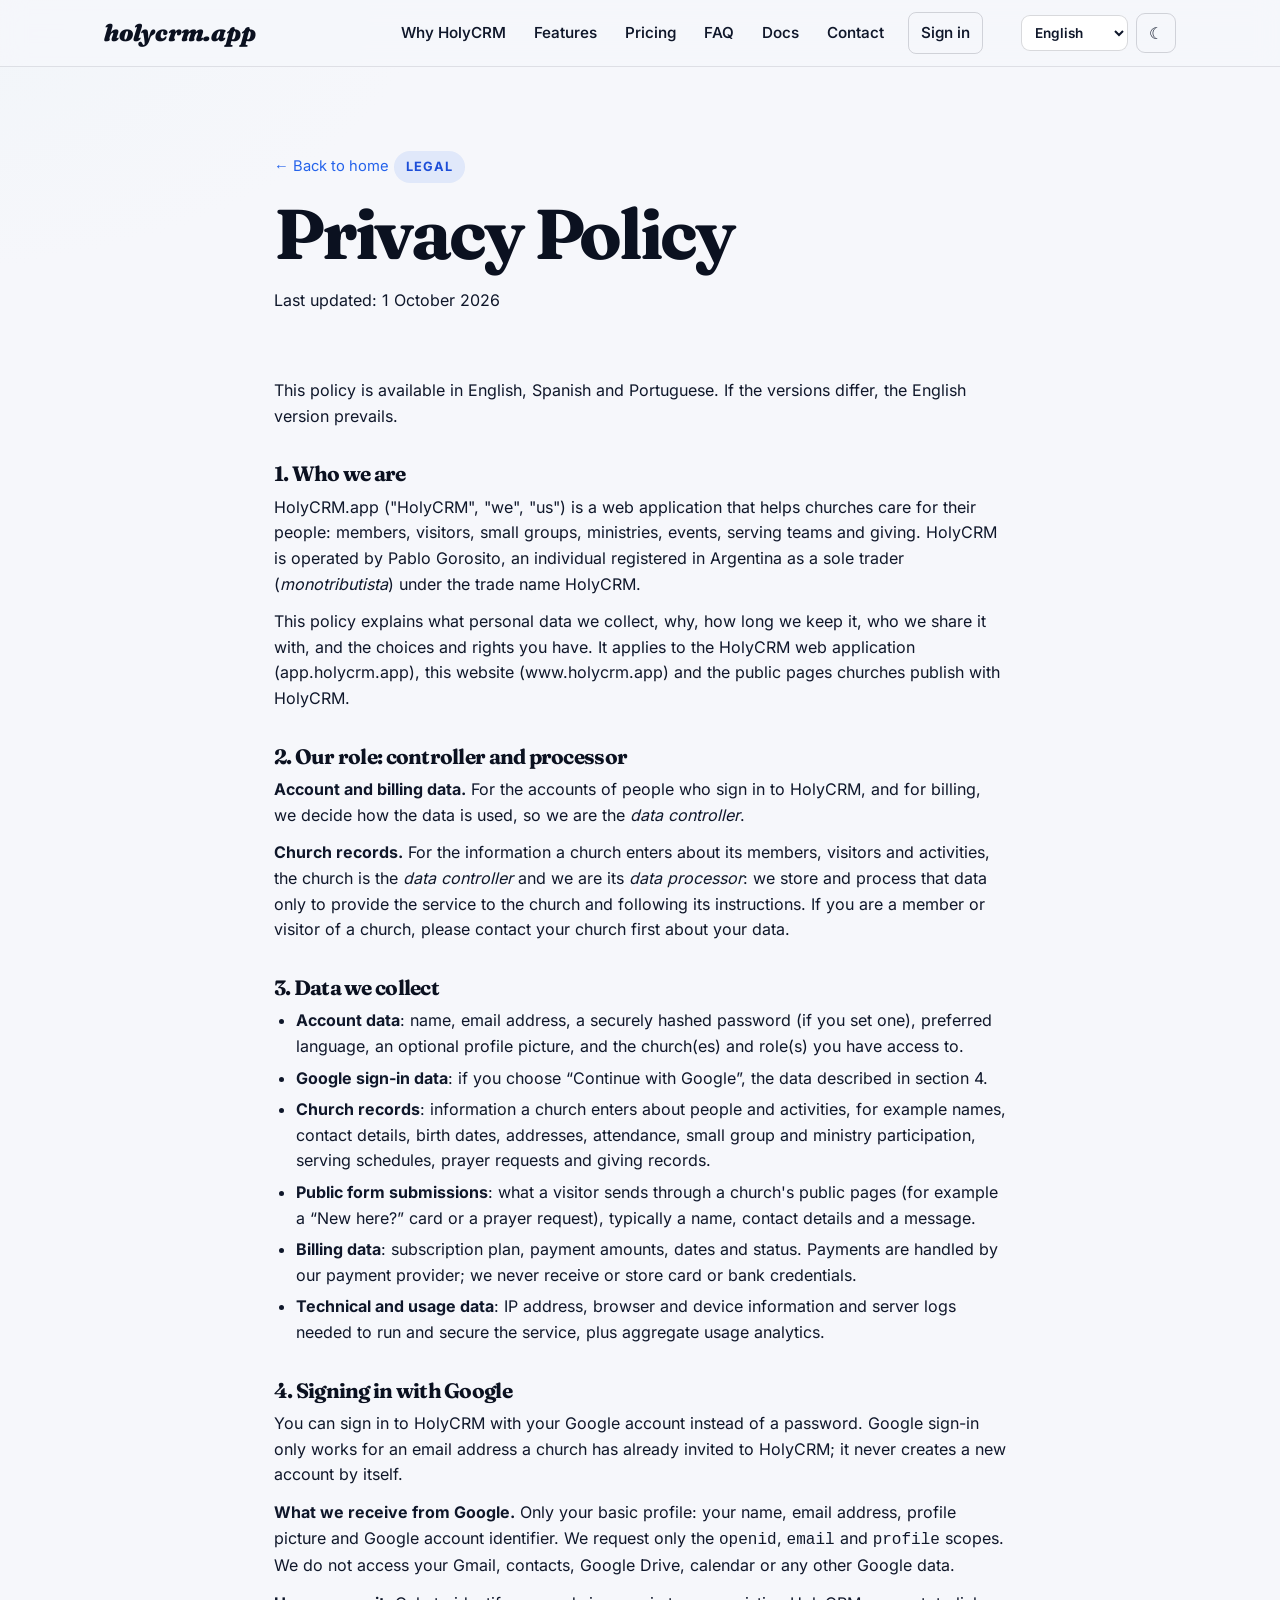
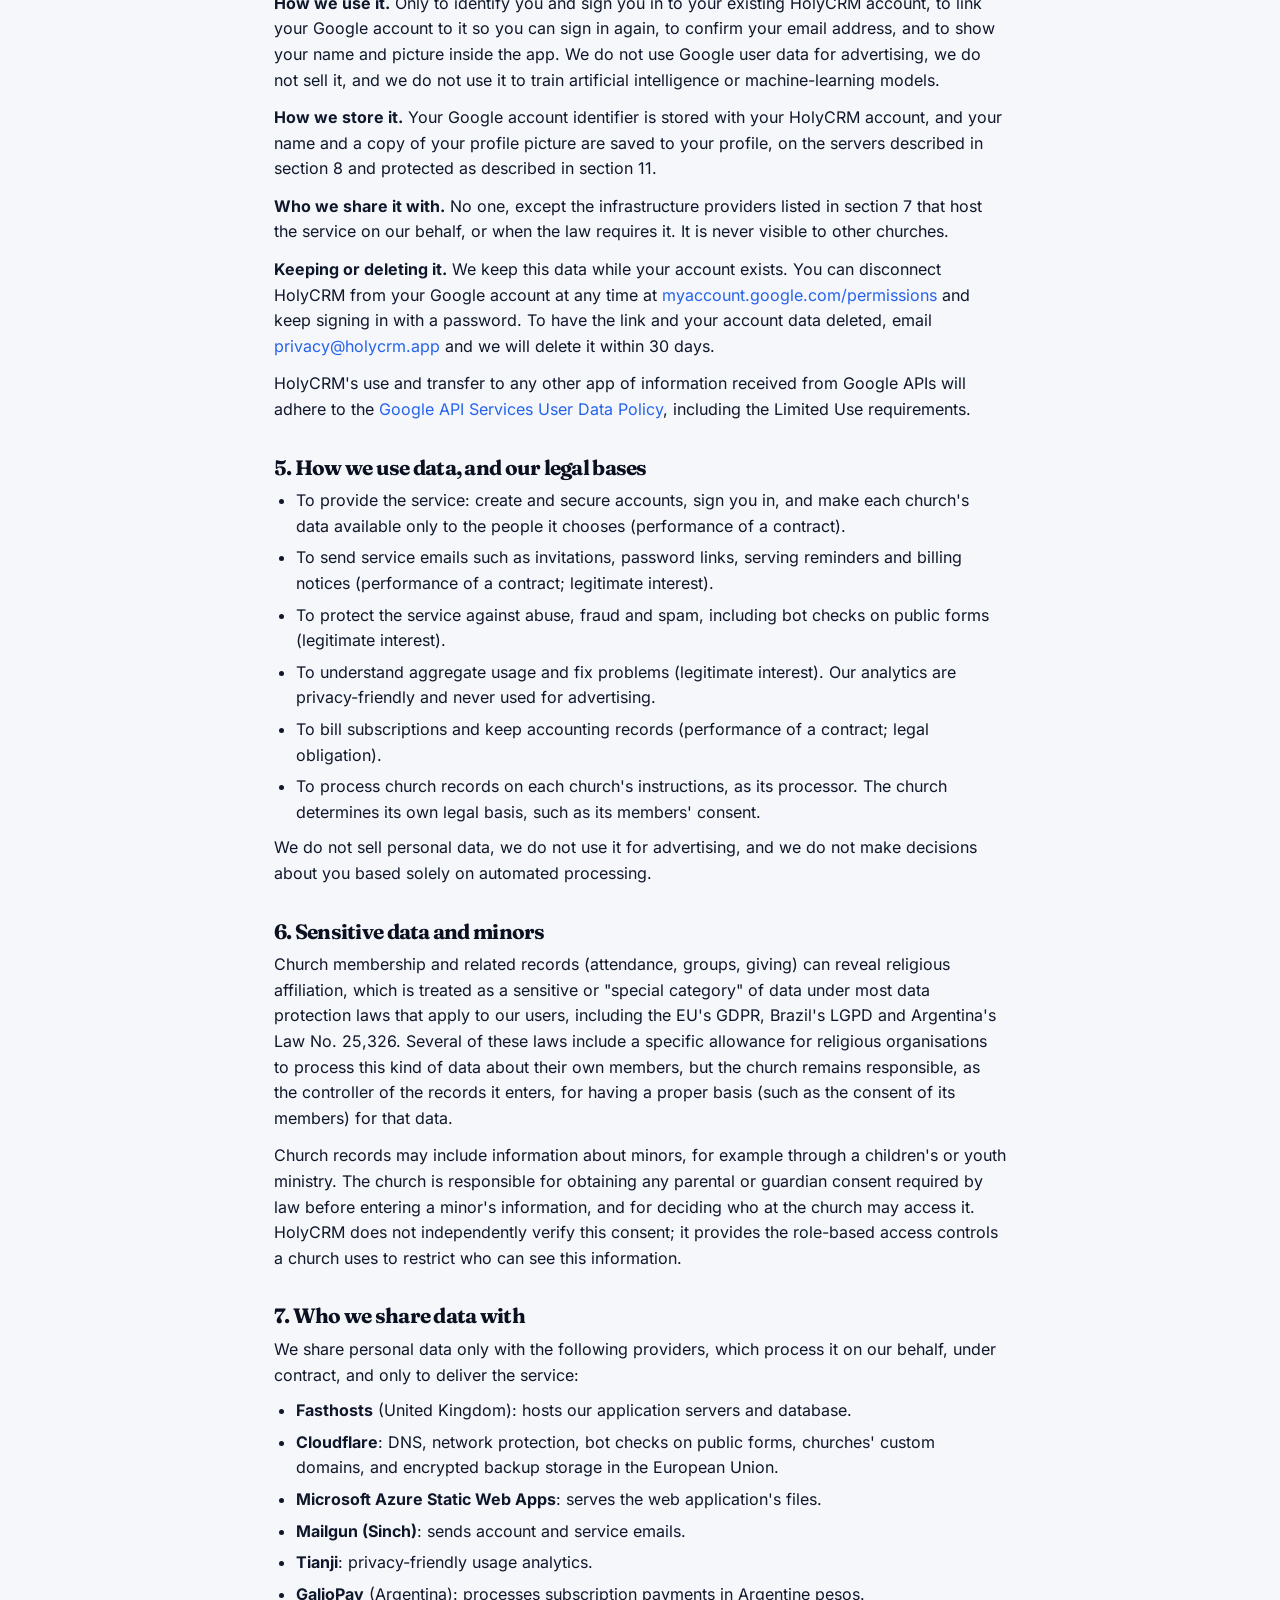
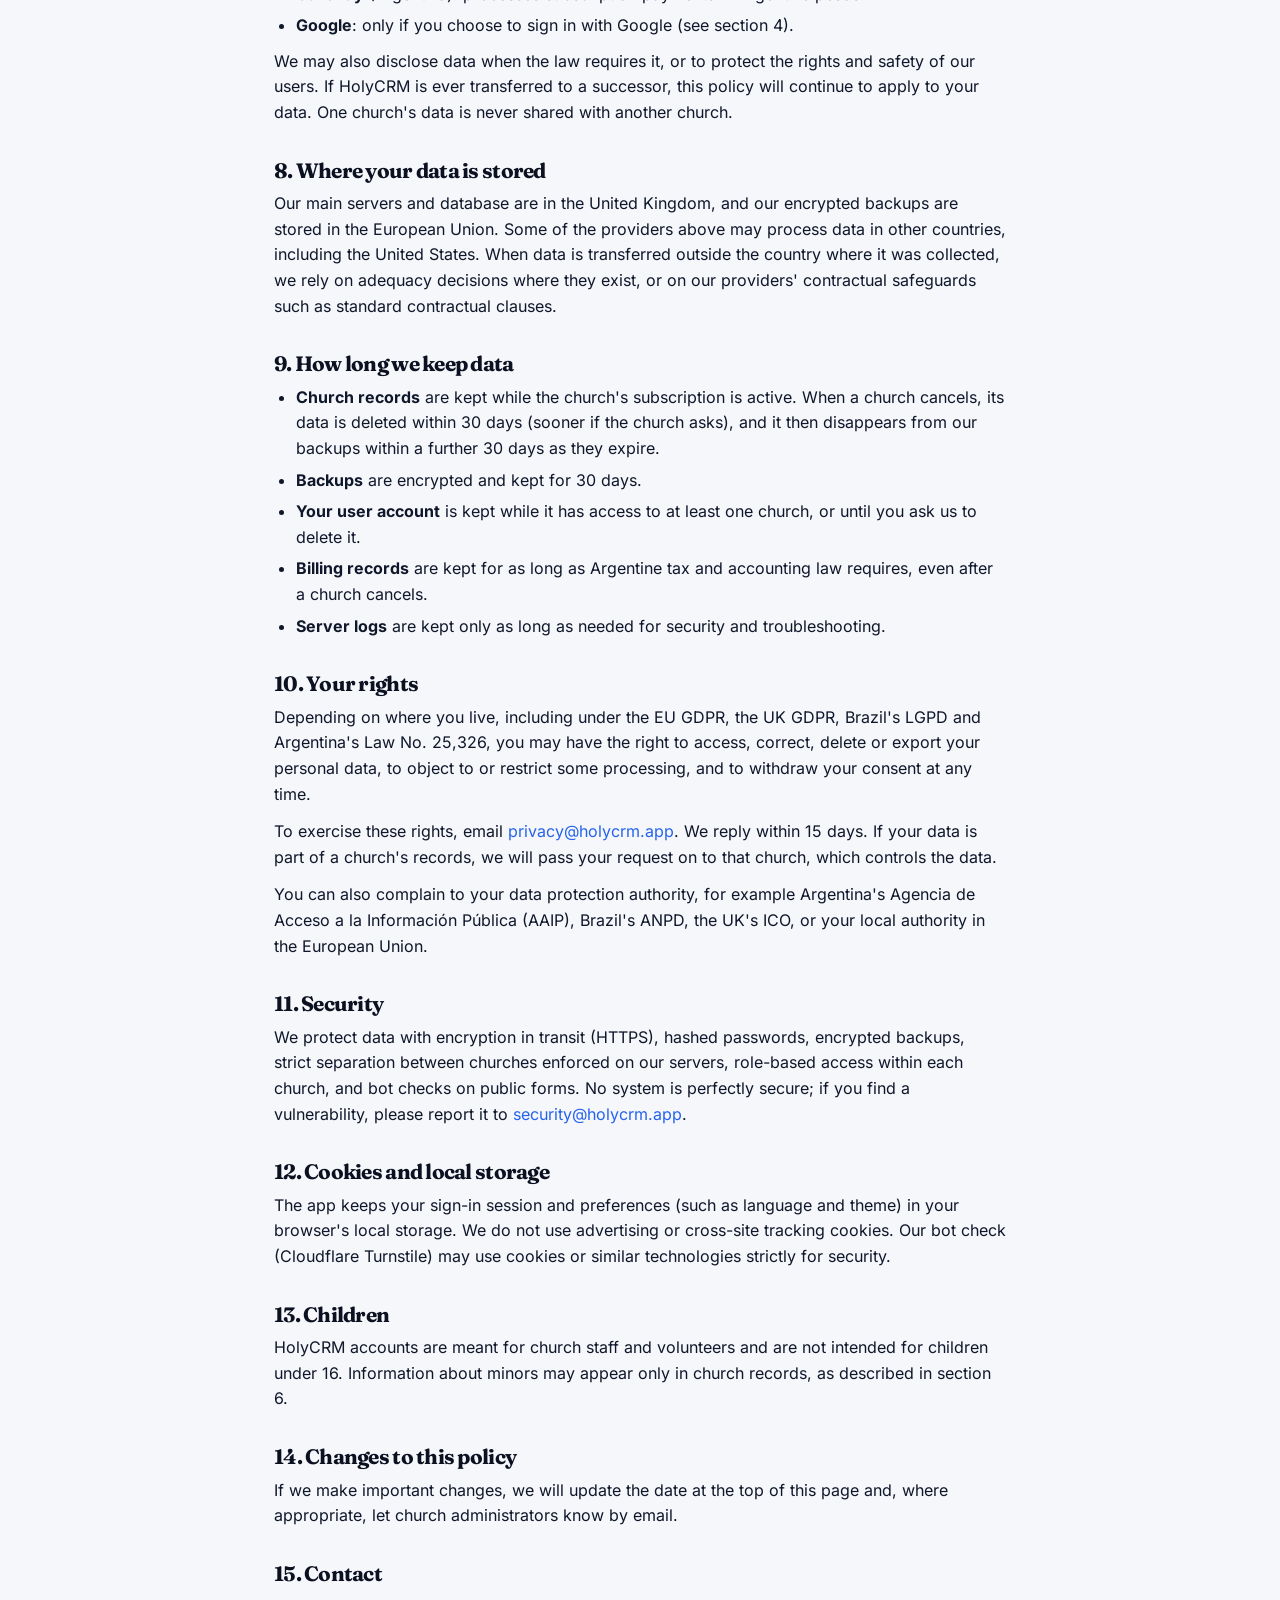
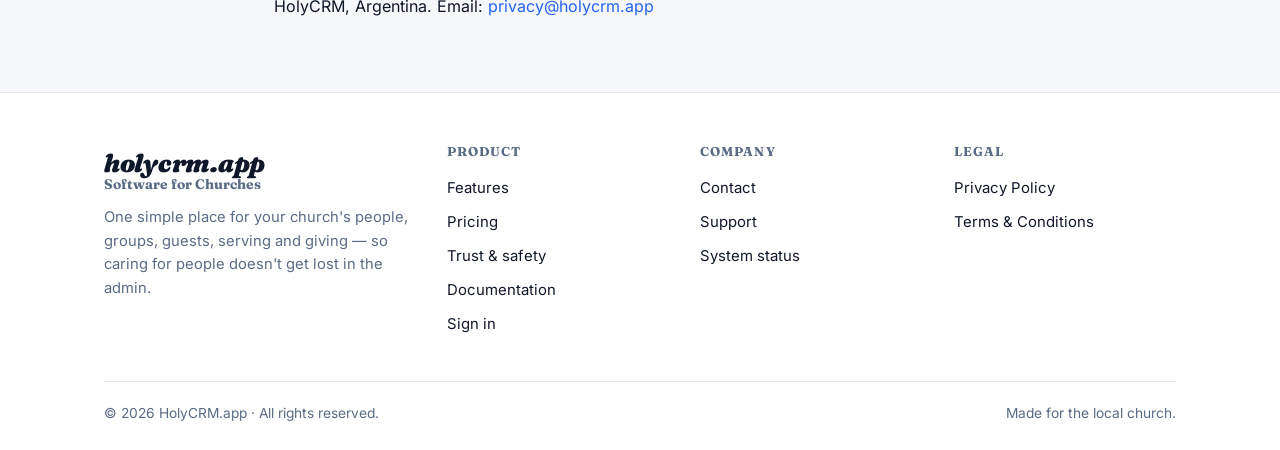
<file: privacy.html>
<!doctype html>
<html lang="en">

<head>
  <meta charset="utf-8" />
  <title>Privacy Policy — HolyCRM.app</title>
  <meta name="viewport" content="width=device-width, initial-scale=1" />
  <meta name="color-scheme" content="light dark" />
  <meta name="robots" content="noindex, noarchive" />
  <meta name="description" content="How HolyCRM.app collects, uses and protects church and personal data." />
    <meta name="theme-color" content="#f6f7fb" media="(prefers-color-scheme: light)" />
  <meta name="theme-color" content="#0b1120" media="(prefers-color-scheme: dark)" />
  <link rel="canonical" href="https://www.holycrm.app/privacy.html" />
  <link rel="icon" href="/favicon.ico" />
  <link rel="apple-touch-icon" href="/assets/img/apple-touch-icon.png" />
  <link rel="preload" href="assets/fonts/fraunces-italic-900-latin.woff2" as="font" type="font/woff2" crossorigin />
  <link rel="preload" href="assets/fonts/fraunces-normal-700-latin.woff2" as="font" type="font/woff2" crossorigin />
  <!-- Tianji analytics -->
  <script>
    // Analytics loads after the page does, so it never competes with first paint.
    window.addEventListener("load", function () {
      var s = document.createElement("script");
      s.src = "https://app.tianji.dev/tracker.js";
      s.setAttribute("data-website-id", "cmu155hoydk7rziaswpbl9hs3");
      document.head.appendChild(s);
    });
  </script>
  <meta property="og:title" content="Privacy Policy — HolyCRM.app" />
  <meta property="og:description" content="How HolyCRM.app collects, uses and protects church and personal data." />
  <meta property="og:type" content="website" />
  <meta property="og:url" content="https://www.holycrm.app/privacy.html" />
  <meta property="og:site_name" content="HolyCRM.app" />
  <meta property="og:image" content="https://www.holycrm.app/assets/img/og-image.png" />
  <meta property="og:image:width" content="1200" />
  <meta property="og:image:height" content="630" />
  <meta property="og:image:alt" content="HolyCRM.app — Software for Churches" />
  <meta name="twitter:card" content="summary_large_image" />
  <meta name="twitter:title" content="Privacy Policy — HolyCRM.app" />
  <meta name="twitter:description" content="How HolyCRM.app collects, uses and protects church and personal data." />
  <meta name="twitter:image" content="https://www.holycrm.app/assets/img/og-image.png" />
  <script>
    try {
      var t = localStorage.getItem('holycrm_theme');
      if (t === 'dark' || t === 'light') document.documentElement.setAttribute('data-theme', t);
    } catch (e) {}
  </script>
  <link rel="stylesheet" href="assets/css/site.css" />
  <style>
    .legal { max-width: 780px; margin: 0 auto; }
    .legal h2 { font-size: 1.3rem; margin: 34px 0 10px; }
    .legal p, .legal li { color: var(--text); font-size: 1rem; }
    .legal ul { margin: 10px 0 10px 22px; }
    .legal li { margin-bottom: 6px; }
    .legal p + p { margin-top: 12px; }
    .legal .back { display: inline-block; margin-bottom: 18px; font-size: 0.92rem; }
  </style>
</head>

<body data-meta="privacy">
  <header class="site-header">
    <div class="container nav">
      <a class="brand" href="index.html">
        <span class="brand__name">holycrm.app</span>
        <span class="brand__tag" data-i18n="brand.tagline">Software for Churches</span>
      </a>
      <nav class="nav-links">
        <a href="index.html#why" data-i18n="nav.why">Why HolyCRM</a>
        <a href="index.html#features" data-i18n="nav.features">Features</a>
        <a href="index.html#pricing" data-i18n="nav.pricing">Pricing</a>
        <a href="index.html#faq" data-i18n="nav.faq">FAQ</a>
        <a href="https://docs.holycrm.app" data-i18n="nav.docs">Docs</a>
        <a href="index.html#contact" data-i18n="nav.contact">Contact</a>
        <a class="btn btn-ghost nav-cta" href="https://app.holycrm.app/login.html" data-i18n="nav.signin">Sign in</a>
      </nav>
      <div class="nav-tools">
        <select class="lang-select" data-lang-select data-i18n-attr="aria-label:a11y.lang" aria-label="Choose language">
          <option value="en">English</option>
          <option value="es">Español</option>
          <option value="pt-BR">Português</option>
        </select>
        <button class="theme-toggle" type="button" data-i18n-attr="aria-label:a11y.theme" aria-label="Change theme">☾</button>
      </div>
      <button class="nav-toggle" type="button" data-i18n-attr="aria-label:a11y.menu" aria-label="Open menu" aria-expanded="false">☰</button>
    </div>
  </header>

  <main>
    <section class="hero" style="padding-bottom:16px">
      <div class="container legal">
        <a class="back" href="index.html" data-i18n="legal.back">← Back to home</a>
        <span class="eyebrow" data-i18n="pp.eyebrow">Legal</span>
        <h1 data-i18n="foot.link.privacy">Privacy Policy</h1>
        <p class="muted" data-i18n="pp.updated">Last updated: 1 October 2026</p>
      </div>
    </section>

    <section class="section-tight">
      <div class="container legal">
        <p class="muted" data-i18n="pp.langnote">This policy is available in English, Spanish and Portuguese. If the versions differ, the English version prevails.</p>

        <h2 data-i18n="pp.s1.h">1. Who we are</h2>

        <p data-i18n="pp.s1.p1">HolyCRM.app ("HolyCRM", "we", "us") is a web application that helps churches care for their people: members, visitors, small groups, ministries, events, serving teams and giving. HolyCRM is operated by Pablo Gorosito, an individual registered in Argentina as a sole trader (<em>monotributista</em>) under the trade name HolyCRM.</p>

        <p data-i18n="pp.s1.p2">This policy explains what personal data we collect, why, how long we keep it, who we share it with, and the choices and rights you have. It applies to the HolyCRM web application (app.holycrm.app), this website (www.holycrm.app) and the public pages churches publish with HolyCRM.</p>

        <h2 data-i18n="pp.s2.h">2. Our role: controller and processor</h2>

        <p data-i18n="pp.s2.p1"><strong>Account and billing data.</strong> For the accounts of people who sign in to HolyCRM, and for billing, we decide how the data is used, so we are the <em>data controller</em>.</p>

        <p data-i18n="pp.s2.p2"><strong>Church records.</strong> For the information a church enters about its members, visitors and activities, the church is the <em>data controller</em> and we are its <em>data processor</em>: we store and process that data only to provide the service to the church and following its instructions. If you are a member or visitor of a church, please contact your church first about your data.</p>

        <h2 data-i18n="pp.s3.h">3. Data we collect</h2>

        <ul>
          <li data-i18n="pp.s3.l1"><strong>Account data</strong>: name, email address, a securely hashed password (if you set one), preferred language, an optional profile picture, and the church(es) and role(s) you have access to.</li>
          <li data-i18n="pp.s3.l2"><strong>Google sign-in data</strong>: if you choose “Continue with Google”, the data described in section 4.</li>
          <li data-i18n="pp.s3.l3"><strong>Church records</strong>: information a church enters about people and activities, for example names, contact details, birth dates, addresses, attendance, small group and ministry participation, serving schedules, prayer requests and giving records.</li>
          <li data-i18n="pp.s3.l4"><strong>Public form submissions</strong>: what a visitor sends through a church's public pages (for example a “New here?” card or a prayer request), typically a name, contact details and a message.</li>
          <li data-i18n="pp.s3.l5"><strong>Billing data</strong>: subscription plan, payment amounts, dates and status. Payments are handled by our payment provider; we never receive or store card or bank credentials.</li>
          <li data-i18n="pp.s3.l6"><strong>Technical and usage data</strong>: IP address, browser and device information and server logs needed to run and secure the service, plus aggregate usage analytics.</li>
        </ul>
        <h2 data-i18n="pp.s4.h">4. Signing in with Google</h2>

        <p data-i18n="pp.s4.p1">You can sign in to HolyCRM with your Google account instead of a password. Google sign-in only works for an email address a church has already invited to HolyCRM; it never creates a new account by itself.</p>

        <p data-i18n="pp.s4.p2"><strong>What we receive from Google.</strong> Only your basic profile: your name, email address, profile picture and Google account identifier. We request only the <code>openid</code>, <code>email</code> and <code>profile</code> scopes. We do not access your Gmail, contacts, Google Drive, calendar or any other Google data.</p>

        <p data-i18n="pp.s4.p3"><strong>How we use it.</strong> Only to identify you and sign you in to your existing HolyCRM account, to link your Google account to it so you can sign in again, to confirm your email address, and to show your name and picture inside the app. We do not use Google user data for advertising, we do not sell it, and we do not use it to train artificial intelligence or machine-learning models.</p>

        <p data-i18n="pp.s4.p4"><strong>How we store it.</strong> Your Google account identifier is stored with your HolyCRM account, and your name and a copy of your profile picture are saved to your profile, on the servers described in section 8 and protected as described in section 11.</p>

        <p data-i18n="pp.s4.p5"><strong>Who we share it with.</strong> No one, except the infrastructure providers listed in section 7 that host the service on our behalf, or when the law requires it. It is never visible to other churches.</p>

        <p><span data-i18n="pp.s4.p6a"><strong>Keeping or deleting it.</strong> We keep this data while your account exists. You can disconnect HolyCRM from your Google account at any time at</span> <a href="https://myaccount.google.com/permissions">myaccount.google.com/permissions</a> <span data-i18n="pp.s4.p6b">and keep signing in with a password. To have the link and your account data deleted, email</span> <a href="mailto:privacy@holycrm.app">privacy@holycrm.app</a> <span data-i18n="pp.s4.p6c">and we will delete it within 30 days.</span></p>

        <p><span data-i18n="pp.s4.p7a">HolyCRM's use and transfer to any other app of information received from Google APIs will adhere to the</span> <a href="https://developers.google.com/terms/api-services-user-data-policy" data-i18n="pp.s4.p7link">Google API Services User Data Policy</a><span data-i18n="pp.s4.p7b">, including the Limited Use requirements.</span></p>

        <h2 data-i18n="pp.s5.h">5. How we use data, and our legal bases</h2>

        <ul>
          <li data-i18n="pp.s5.l1">To provide the service: create and secure accounts, sign you in, and make each church's data available only to the people it chooses (performance of a contract).</li>
          <li data-i18n="pp.s5.l2">To send service emails such as invitations, password links, serving reminders and billing notices (performance of a contract; legitimate interest).</li>
          <li data-i18n="pp.s5.l3">To protect the service against abuse, fraud and spam, including bot checks on public forms (legitimate interest).</li>
          <li data-i18n="pp.s5.l4">To understand aggregate usage and fix problems (legitimate interest). Our analytics are privacy-friendly and never used for advertising.</li>
          <li data-i18n="pp.s5.l5">To bill subscriptions and keep accounting records (performance of a contract; legal obligation).</li>
          <li data-i18n="pp.s5.l6">To process church records on each church's instructions, as its processor. The church determines its own legal basis, such as its members' consent.</li>
        </ul>
        <p data-i18n="pp.s5.p1">We do not sell personal data, we do not use it for advertising, and we do not make decisions about you based solely on automated processing.</p>

        <h2 data-i18n="pp.s6.h">6. Sensitive data and minors</h2>

        <p data-i18n="pp.s6.p1">Church membership and related records (attendance, groups, giving) can reveal religious affiliation, which is treated as a sensitive or "special category" of data under most data protection laws that apply to our users, including the EU's GDPR, Brazil's LGPD and Argentina's Law No. 25,326. Several of these laws include a specific allowance for religious organisations to process this kind of data about their own members, but the church remains responsible, as the controller of the records it enters, for having a proper basis (such as the consent of its members) for that data.</p>

        <p data-i18n="pp.s6.p2">Church records may include information about minors, for example through a children's or youth ministry. The church is responsible for obtaining any parental or guardian consent required by law before entering a minor's information, and for deciding who at the church may access it. HolyCRM does not independently verify this consent; it provides the role-based access controls a church uses to restrict who can see this information.</p>

        <h2 data-i18n="pp.s7.h">7. Who we share data with</h2>

        <p data-i18n="pp.s7.p1">We share personal data only with the following providers, which process it on our behalf, under contract, and only to deliver the service:</p>

        <ul>
          <li data-i18n="pp.s7.l1"><strong>Fasthosts</strong> (United Kingdom): hosts our application servers and database.</li>
          <li data-i18n="pp.s7.l2"><strong>Cloudflare</strong>: DNS, network protection, bot checks on public forms, churches' custom domains, and encrypted backup storage in the European Union.</li>
          <li data-i18n="pp.s7.l3"><strong>Microsoft Azure Static Web Apps</strong>: serves the web application's files.</li>
          <li data-i18n="pp.s7.l4"><strong>Mailgun (Sinch)</strong>: sends account and service emails.</li>
          <li data-i18n="pp.s7.l5"><strong>Tianji</strong>: privacy-friendly usage analytics.</li>
          <li data-i18n="pp.s7.l6"><strong>GalioPay</strong> (Argentina): processes subscription payments in Argentine pesos.</li>
          <li data-i18n="pp.s7.l7"><strong>Google</strong>: only if you choose to sign in with Google (see section 4).</li>
        </ul>
        <p data-i18n="pp.s7.p2">We may also disclose data when the law requires it, or to protect the rights and safety of our users. If HolyCRM is ever transferred to a successor, this policy will continue to apply to your data. One church's data is never shared with another church.</p>

        <h2 data-i18n="pp.s8.h">8. Where your data is stored</h2>

        <p data-i18n="pp.s8.p1">Our main servers and database are in the United Kingdom, and our encrypted backups are stored in the European Union. Some of the providers above may process data in other countries, including the United States. When data is transferred outside the country where it was collected, we rely on adequacy decisions where they exist, or on our providers' contractual safeguards such as standard contractual clauses.</p>

        <h2 data-i18n="pp.s9.h">9. How long we keep data</h2>

        <ul>
          <li data-i18n="pp.s9.l1"><strong>Church records</strong> are kept while the church's subscription is active. When a church cancels, its data is deleted within 30 days (sooner if the church asks), and it then disappears from our backups within a further 30 days as they expire.</li>
          <li data-i18n="pp.s9.l2"><strong>Backups</strong> are encrypted and kept for 30 days.</li>
          <li data-i18n="pp.s9.l3"><strong>Your user account</strong> is kept while it has access to at least one church, or until you ask us to delete it.</li>
          <li data-i18n="pp.s9.l4"><strong>Billing records</strong> are kept for as long as Argentine tax and accounting law requires, even after a church cancels.</li>
          <li data-i18n="pp.s9.l5"><strong>Server logs</strong> are kept only as long as needed for security and troubleshooting.</li>
        </ul>
        <h2 data-i18n="pp.s10.h">10. Your rights</h2>

        <p data-i18n="pp.s10.p1">Depending on where you live, including under the EU GDPR, the UK GDPR, Brazil's LGPD and Argentina's Law No. 25,326, you may have the right to access, correct, delete or export your personal data, to object to or restrict some processing, and to withdraw your consent at any time.</p>

        <p><span data-i18n="pp.s10.p2a">To exercise these rights, email</span> <a href="mailto:privacy@holycrm.app">privacy@holycrm.app</a><span data-i18n="pp.s10.p2b">. We reply within 15 days. If your data is part of a church's records, we will pass your request on to that church, which controls the data.</span></p>

        <p data-i18n="pp.s10.p3">You can also complain to your data protection authority, for example Argentina's Agencia de Acceso a la Información Pública (AAIP), Brazil's ANPD, the UK's ICO, or your local authority in the European Union.</p>

        <h2 data-i18n="pp.s11.h">11. Security</h2>

        <p><span data-i18n="pp.s11.p1a">We protect data with encryption in transit (HTTPS), hashed passwords, encrypted backups, strict separation between churches enforced on our servers, role-based access within each church, and bot checks on public forms. No system is perfectly secure; if you find a vulnerability, please report it to</span> <a href="mailto:security@holycrm.app">security@holycrm.app</a>.</p>

        <h2 data-i18n="pp.s12.h">12. Cookies and local storage</h2>

        <p data-i18n="pp.s12.p1">The app keeps your sign-in session and preferences (such as language and theme) in your browser's local storage. We do not use advertising or cross-site tracking cookies. Our bot check (Cloudflare Turnstile) may use cookies or similar technologies strictly for security.</p>

        <h2 data-i18n="pp.s13.h">13. Children</h2>

        <p data-i18n="pp.s13.p1">HolyCRM accounts are meant for church staff and volunteers and are not intended for children under 16. Information about minors may appear only in church records, as described in section 6.</p>

        <h2 data-i18n="pp.s14.h">14. Changes to this policy</h2>

        <p data-i18n="pp.s14.p1">If we make important changes, we will update the date at the top of this page and, where appropriate, let church administrators know by email.</p>

        <h2 data-i18n="pp.s15.h">15. Contact</h2>

        <p><span data-i18n="pp.s15.p1a">HolyCRM, Argentina. Email:</span> <a href="mailto:privacy@holycrm.app">privacy@holycrm.app</a></p>
      </div>
    </section>
  </main>

  <footer class="site-footer">
    <div class="container">
      <div class="foot-grid">
        <div>
          <a class="brand brand--stack" href="index.html">
            <span class="brand__name">holycrm.app</span>
            <span class="brand__tag" data-i18n="brand.tagline">Software for Churches</span>
          </a>
          <p style="margin-top:12px" data-i18n="foot.tagline">One simple place for your
            church's people, groups, guests, serving and giving — so caring for people
            doesn't get lost in the admin.</p>
        </div>
        <div>
          <h2 data-i18n="foot.product">Product</h2>
          <a href="index.html#features" data-i18n="nav.features">Features</a>
          <a href="index.html#pricing" data-i18n="nav.pricing">Pricing</a>
          <a href="index.html#trust" data-i18n="trust.eyebrow">Trust &amp; safety</a>
          <a href="https://docs.holycrm.app" data-i18n="foot.docs">Documentation</a>
          <a href="https://app.holycrm.app/login.html" data-i18n="nav.signin">Sign in</a>
        </div>
        <div>
          <h2 data-i18n="foot.company">Company</h2>
          <a href="index.html#contact" data-i18n="nav.contact">Contact</a>
          <a href="mailto:support@holycrm.app" data-i18n="foot.support" data-i18n-attr="href:email.support.href">Support</a>
          <a href="https://status.holycrm.app" data-i18n="foot.status">System status</a>
        </div>
        <div>
          <h2 data-i18n="foot.legal">Legal</h2>
          <a href="privacy.html" data-i18n="foot.link.privacy">Privacy Policy</a>
          <a href="terms.html" data-i18n="foot.link.terms">Terms &amp; Conditions</a>
        </div>
      </div>
      <div class="foot-bottom">
        <span>© <span data-year>2025</span> HolyCRM.app · <span data-i18n="foot.rights">All rights reserved.</span></span>
        <span data-i18n="foot.made">Made for the local church.</span>
      </div>
    </div>
  </footer>

  <script src="assets/js/i18n.js"></script>
  <script src="assets/js/site.js"></script>
</body>

</html>
</file>
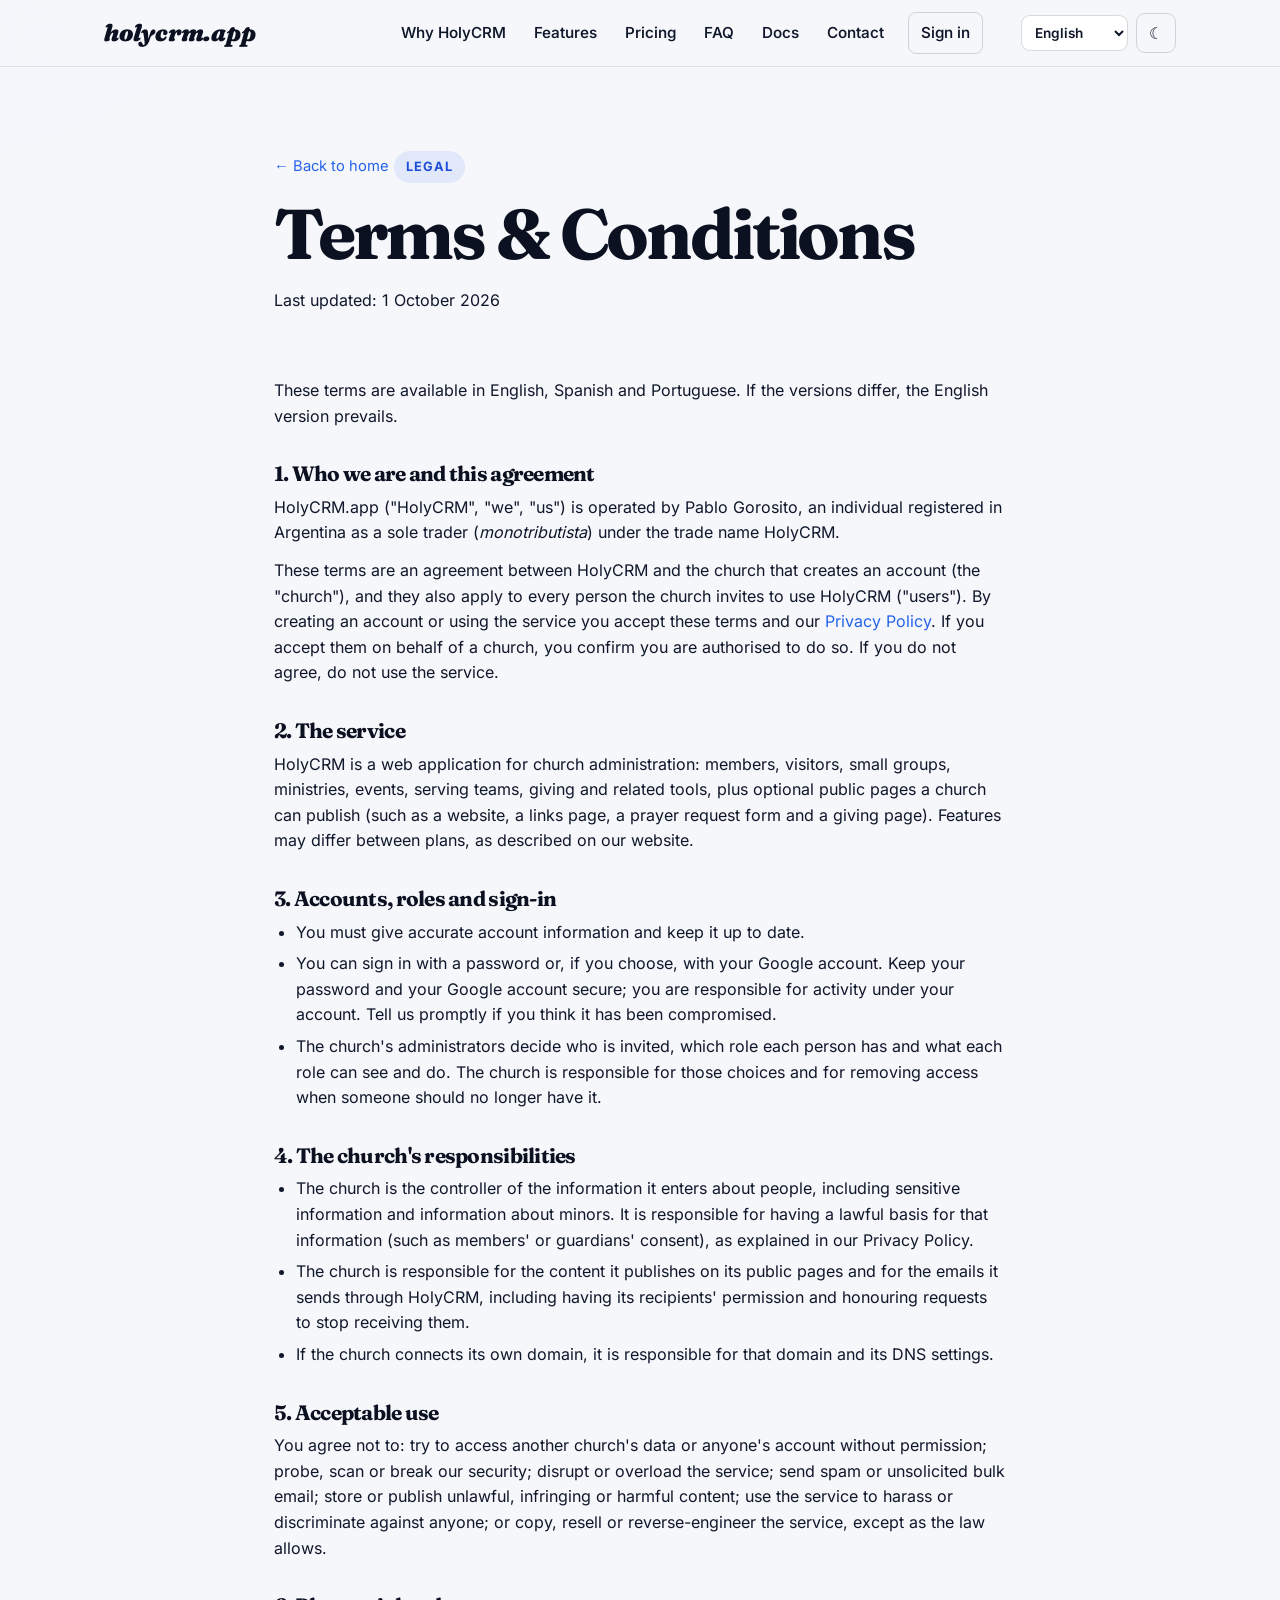
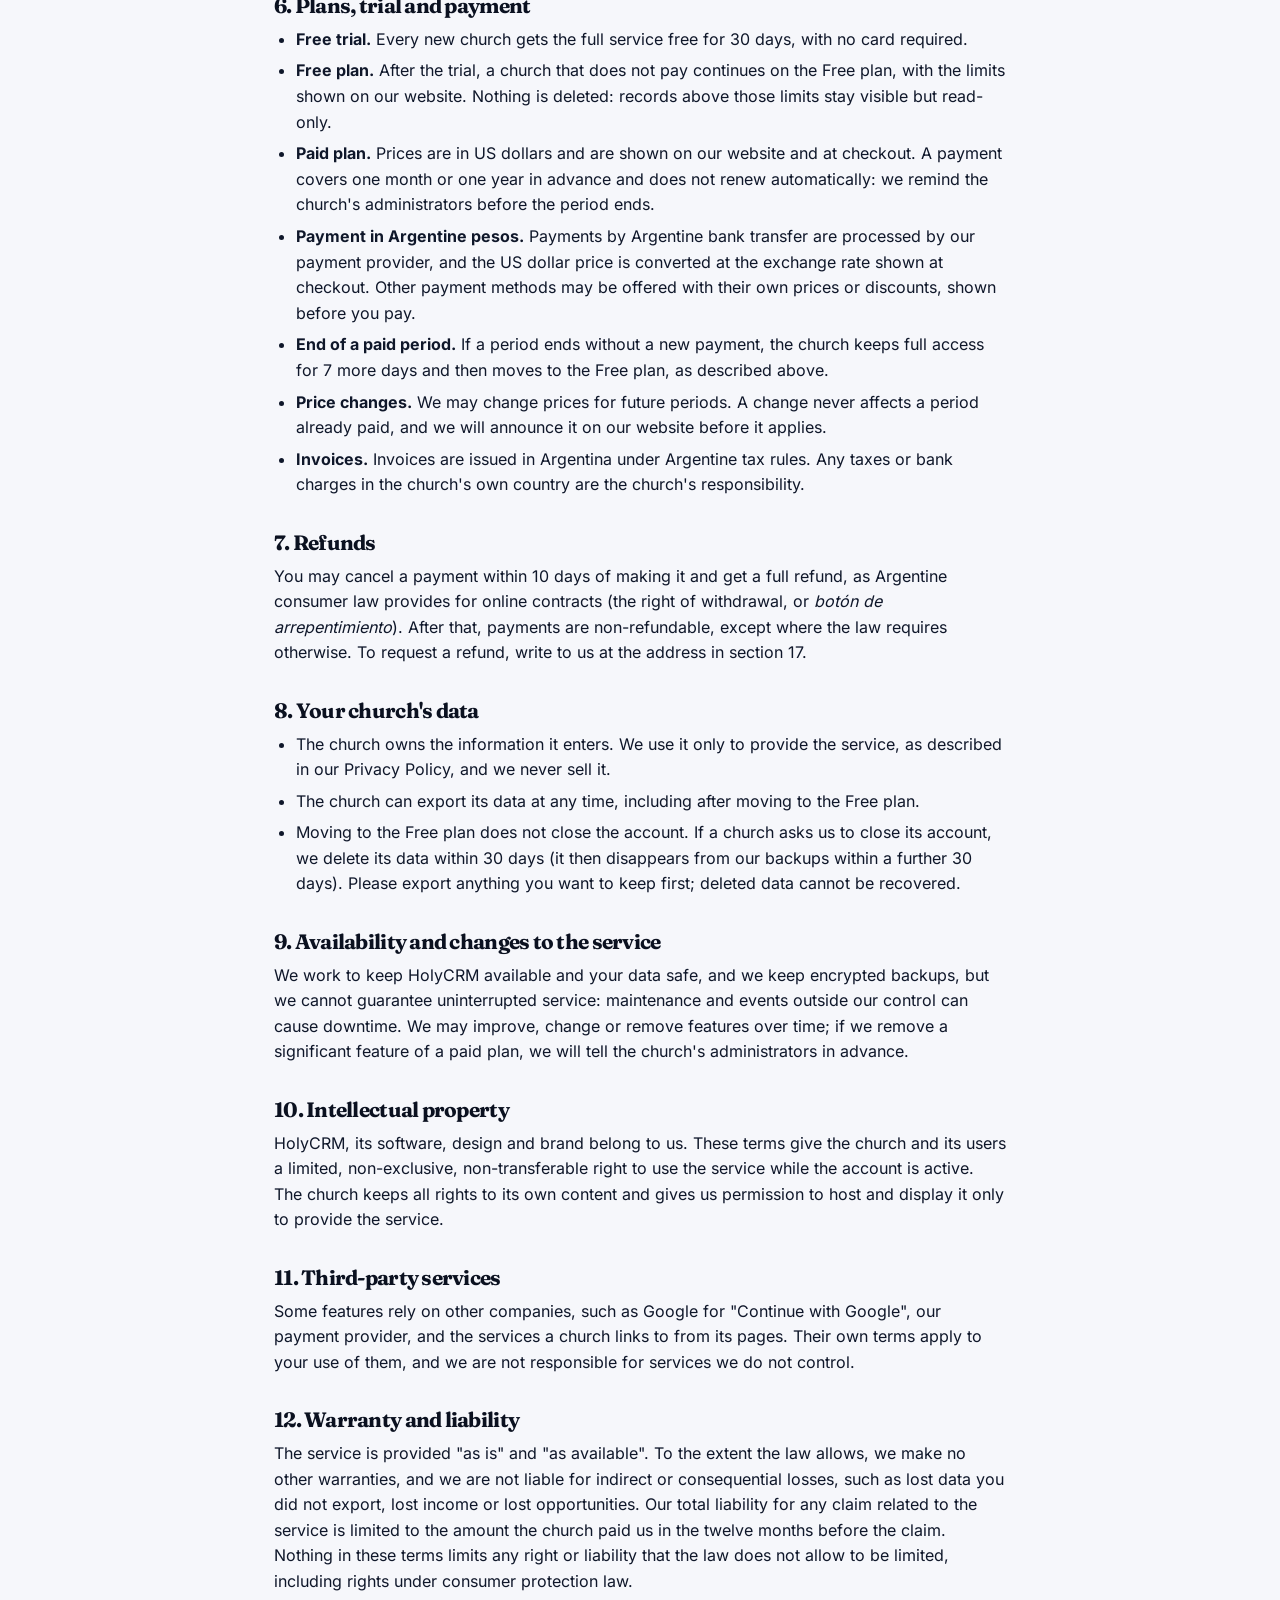
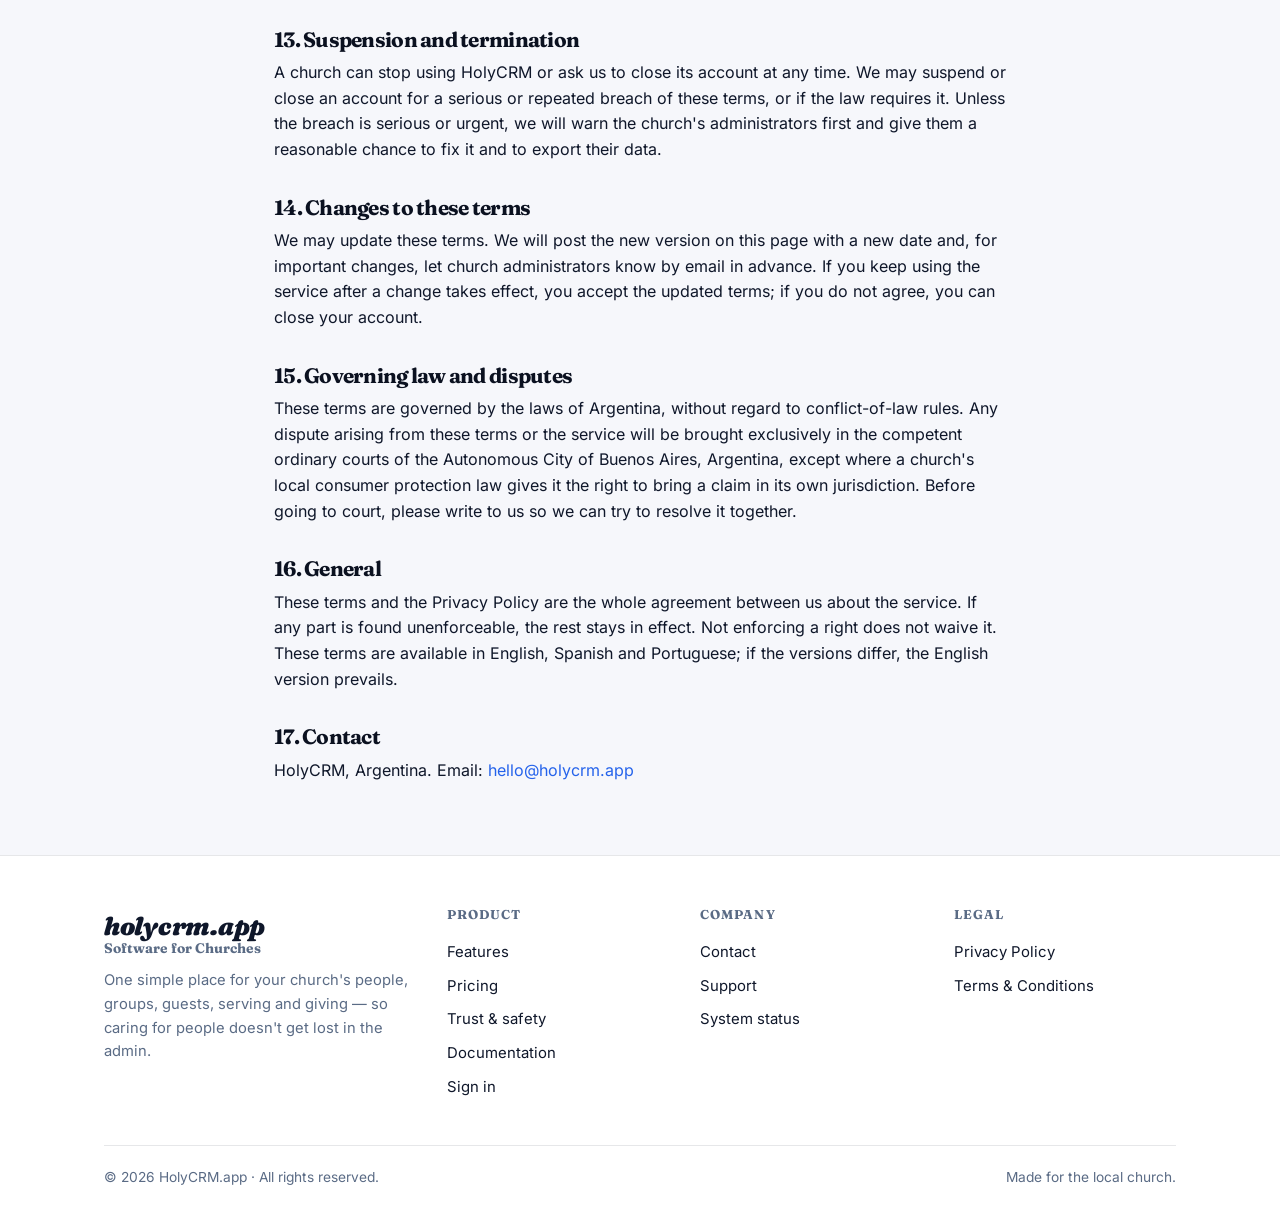
<file: terms.html>
<!doctype html>
<html lang="en">

<head>
  <meta charset="utf-8" />
  <title>Terms &amp; Conditions — HolyCRM.app</title>
  <meta name="viewport" content="width=device-width, initial-scale=1" />
  <meta name="color-scheme" content="light dark" />
  <meta name="robots" content="noindex, noarchive" />
  <meta name="description" content="The terms under which churches and their staff may use HolyCRM.app." />
    <meta name="theme-color" content="#f6f7fb" media="(prefers-color-scheme: light)" />
  <meta name="theme-color" content="#0b1120" media="(prefers-color-scheme: dark)" />
  <link rel="canonical" href="https://www.holycrm.app/terms.html" />
  <link rel="icon" href="/favicon.ico" />
  <link rel="apple-touch-icon" href="/assets/img/apple-touch-icon.png" />
  <link rel="preload" href="assets/fonts/fraunces-italic-900-latin.woff2" as="font" type="font/woff2" crossorigin />
  <link rel="preload" href="assets/fonts/fraunces-normal-700-latin.woff2" as="font" type="font/woff2" crossorigin />
  <!-- Tianji analytics -->
  <script>
    // Analytics loads after the page does, so it never competes with first paint.
    window.addEventListener("load", function () {
      var s = document.createElement("script");
      s.src = "https://app.tianji.dev/tracker.js";
      s.setAttribute("data-website-id", "cmu155hoydk7rziaswpbl9hs3");
      document.head.appendChild(s);
    });
  </script>
  <meta property="og:title" content="Terms &amp; Conditions — HolyCRM.app" />
  <meta property="og:description" content="The terms under which churches and their staff may use HolyCRM.app." />
  <meta property="og:type" content="website" />
  <meta property="og:url" content="https://www.holycrm.app/terms.html" />
  <meta property="og:site_name" content="HolyCRM.app" />
  <meta property="og:image" content="https://www.holycrm.app/assets/img/og-image.png" />
  <meta property="og:image:width" content="1200" />
  <meta property="og:image:height" content="630" />
  <meta property="og:image:alt" content="HolyCRM.app — Software for Churches" />
  <meta name="twitter:card" content="summary_large_image" />
  <meta name="twitter:title" content="Terms &amp; Conditions — HolyCRM.app" />
  <meta name="twitter:description" content="The terms under which churches and their staff may use HolyCRM.app." />
  <meta name="twitter:image" content="https://www.holycrm.app/assets/img/og-image.png" />
  <script>
    try {
      var t = localStorage.getItem('holycrm_theme');
      if (t === 'dark' || t === 'light') document.documentElement.setAttribute('data-theme', t);
    } catch (e) {}
  </script>
  <link rel="stylesheet" href="assets/css/site.css" />
  <style>
    .legal { max-width: 780px; margin: 0 auto; }
    .legal h2 { font-size: 1.3rem; margin: 34px 0 10px; }
    .legal p, .legal li { color: var(--text); font-size: 1rem; }
    .legal ul { margin: 10px 0 10px 22px; }
    .legal li { margin-bottom: 6px; }
    .legal p + p { margin-top: 12px; }
    .legal .back { display: inline-block; margin-bottom: 18px; font-size: 0.92rem; }
  </style>
</head>

<body data-meta="terms">
  <header class="site-header">
    <div class="container nav">
      <a class="brand" href="index.html">
        <span class="brand__name">holycrm.app</span>
        <span class="brand__tag" data-i18n="brand.tagline">Software for Churches</span>
      </a>
      <nav class="nav-links">
        <a href="index.html#why" data-i18n="nav.why">Why HolyCRM</a>
        <a href="index.html#features" data-i18n="nav.features">Features</a>
        <a href="index.html#pricing" data-i18n="nav.pricing">Pricing</a>
        <a href="index.html#faq" data-i18n="nav.faq">FAQ</a>
        <a href="https://docs.holycrm.app" data-i18n="nav.docs">Docs</a>
        <a href="index.html#contact" data-i18n="nav.contact">Contact</a>
        <a class="btn btn-ghost nav-cta" href="https://app.holycrm.app/login.html" data-i18n="nav.signin">Sign in</a>
      </nav>
      <div class="nav-tools">
        <select class="lang-select" data-lang-select data-i18n-attr="aria-label:a11y.lang" aria-label="Choose language">
          <option value="en">English</option>
          <option value="es">Español</option>
          <option value="pt-BR">Português</option>
        </select>
        <button class="theme-toggle" type="button" data-i18n-attr="aria-label:a11y.theme" aria-label="Change theme">☾</button>
      </div>
      <button class="nav-toggle" type="button" data-i18n-attr="aria-label:a11y.menu" aria-label="Open menu" aria-expanded="false">☰</button>
    </div>
  </header>

  <main>
    <section class="hero" style="padding-bottom:16px">
      <div class="container legal">
        <a class="back" href="index.html" data-i18n="legal.back">← Back to home</a>
        <span class="eyebrow" data-i18n="pp.eyebrow">Legal</span>
        <h1 data-i18n="foot.link.terms">Terms &amp; Conditions</h1>
        <p class="muted" data-i18n="tc.updated">Last updated: 1 October 2026</p>
      </div>
    </section>

    <section class="section-tight">
      <div class="container legal">
        <p class="muted" data-i18n="tc.langnote">These terms are available in English, Spanish and Portuguese. If the versions differ, the English version prevails.</p>

        <h2 data-i18n="tc.s1.h">1. Who we are and this agreement</h2>

        <p data-i18n="tc.s1.p1">HolyCRM.app ("HolyCRM", "we", "us") is operated by Pablo Gorosito, an individual registered in Argentina as a sole trader (<em>monotributista</em>) under the trade name HolyCRM.</p>

        <p><span data-i18n="tc.s1.p2a">These terms are an agreement between HolyCRM and the church that creates an account (the "church"), and they also apply to every person the church invites to use HolyCRM ("users"). By creating an account or using the service you accept these terms and our</span> <a href="privacy.html" data-i18n="tc.s1.p2link">Privacy Policy</a><span data-i18n="tc.s1.p2b">. If you accept them on behalf of a church, you confirm you are authorised to do so. If you do not agree, do not use the service.</span></p>

        <h2 data-i18n="tc.s2.h">2. The service</h2>

        <p data-i18n="tc.s2.p1">HolyCRM is a web application for church administration: members, visitors, small groups, ministries, events, serving teams, giving and related tools, plus optional public pages a church can publish (such as a website, a links page, a prayer request form and a giving page). Features may differ between plans, as described on our website.</p>

        <h2 data-i18n="tc.s3.h">3. Accounts, roles and sign-in</h2>

        <ul>
          <li data-i18n="tc.s3.l1">You must give accurate account information and keep it up to date.</li>
          <li data-i18n="tc.s3.l2">You can sign in with a password or, if you choose, with your Google account. Keep your password and your Google account secure; you are responsible for activity under your account. Tell us promptly if you think it has been compromised.</li>
          <li data-i18n="tc.s3.l3">The church's administrators decide who is invited, which role each person has and what each role can see and do. The church is responsible for those choices and for removing access when someone should no longer have it.</li>
        </ul>
        <h2 data-i18n="tc.s4.h">4. The church's responsibilities</h2>

        <ul>
          <li data-i18n="tc.s4.l1">The church is the controller of the information it enters about people, including sensitive information and information about minors. It is responsible for having a lawful basis for that information (such as members' or guardians' consent), as explained in our Privacy Policy.</li>
          <li data-i18n="tc.s4.l2">The church is responsible for the content it publishes on its public pages and for the emails it sends through HolyCRM, including having its recipients' permission and honouring requests to stop receiving them.</li>
          <li data-i18n="tc.s4.l3">If the church connects its own domain, it is responsible for that domain and its DNS settings.</li>
        </ul>
        <h2 data-i18n="tc.s5.h">5. Acceptable use</h2>

        <p data-i18n="tc.s5.p1">You agree not to: try to access another church's data or anyone's account without permission; probe, scan or break our security; disrupt or overload the service; send spam or unsolicited bulk email; store or publish unlawful, infringing or harmful content; use the service to harass or discriminate against anyone; or copy, resell or reverse-engineer the service, except as the law allows.</p>

        <h2 data-i18n="tc.s6.h">6. Plans, trial and payment</h2>

        <ul>
          <li data-i18n="tc.s6.l1"><strong>Free trial.</strong> Every new church gets the full service free for 30 days, with no card required.</li>
          <li data-i18n="tc.s6.l2"><strong>Free plan.</strong> After the trial, a church that does not pay continues on the Free plan, with the limits shown on our website. Nothing is deleted: records above those limits stay visible but read-only.</li>
          <li data-i18n="tc.s6.l3"><strong>Paid plan.</strong> Prices are in US dollars and are shown on our website and at checkout. A payment covers one month or one year in advance and does not renew automatically: we remind the church's administrators before the period ends.</li>
          <li data-i18n="tc.s6.l4"><strong>Payment in Argentine pesos.</strong> Payments by Argentine bank transfer are processed by our payment provider, and the US dollar price is converted at the exchange rate shown at checkout. Other payment methods may be offered with their own prices or discounts, shown before you pay.</li>
          <li data-i18n="tc.s6.l5"><strong>End of a paid period.</strong> If a period ends without a new payment, the church keeps full access for 7 more days and then moves to the Free plan, as described above.</li>
          <li data-i18n="tc.s6.l6"><strong>Price changes.</strong> We may change prices for future periods. A change never affects a period already paid, and we will announce it on our website before it applies.</li>
          <li data-i18n="tc.s6.l7"><strong>Invoices.</strong> Invoices are issued in Argentina under Argentine tax rules. Any taxes or bank charges in the church's own country are the church's responsibility.</li>
        </ul>
        <h2 data-i18n="tc.s7.h">7. Refunds</h2>

        <p data-i18n="tc.s7.p1">You may cancel a payment within 10 days of making it and get a full refund, as Argentine consumer law provides for online contracts (the right of withdrawal, or <em>botón de arrepentimiento</em>). After that, payments are non-refundable, except where the law requires otherwise. To request a refund, write to us at the address in section 17.</p>

        <h2 data-i18n="tc.s8.h">8. Your church's data</h2>

        <ul>
          <li data-i18n="tc.s8.l1">The church owns the information it enters. We use it only to provide the service, as described in our Privacy Policy, and we never sell it.</li>
          <li data-i18n="tc.s8.l2">The church can export its data at any time, including after moving to the Free plan.</li>
          <li data-i18n="tc.s8.l3">Moving to the Free plan does not close the account. If a church asks us to close its account, we delete its data within 30 days (it then disappears from our backups within a further 30 days). Please export anything you want to keep first; deleted data cannot be recovered.</li>
        </ul>
        <h2 data-i18n="tc.s9.h">9. Availability and changes to the service</h2>

        <p data-i18n="tc.s9.p1">We work to keep HolyCRM available and your data safe, and we keep encrypted backups, but we cannot guarantee uninterrupted service: maintenance and events outside our control can cause downtime. We may improve, change or remove features over time; if we remove a significant feature of a paid plan, we will tell the church's administrators in advance.</p>

        <h2 data-i18n="tc.s10.h">10. Intellectual property</h2>

        <p data-i18n="tc.s10.p1">HolyCRM, its software, design and brand belong to us. These terms give the church and its users a limited, non-exclusive, non-transferable right to use the service while the account is active. The church keeps all rights to its own content and gives us permission to host and display it only to provide the service.</p>

        <h2 data-i18n="tc.s11.h">11. Third-party services</h2>

        <p data-i18n="tc.s11.p1">Some features rely on other companies, such as Google for "Continue with Google", our payment provider, and the services a church links to from its pages. Their own terms apply to your use of them, and we are not responsible for services we do not control.</p>

        <h2 data-i18n="tc.s12.h">12. Warranty and liability</h2>

        <p data-i18n="tc.s12.p1">The service is provided "as is" and "as available". To the extent the law allows, we make no other warranties, and we are not liable for indirect or consequential losses, such as lost data you did not export, lost income or lost opportunities. Our total liability for any claim related to the service is limited to the amount the church paid us in the twelve months before the claim. Nothing in these terms limits any right or liability that the law does not allow to be limited, including rights under consumer protection law.</p>

        <h2 data-i18n="tc.s13.h">13. Suspension and termination</h2>

        <p data-i18n="tc.s13.p1">A church can stop using HolyCRM or ask us to close its account at any time. We may suspend or close an account for a serious or repeated breach of these terms, or if the law requires it. Unless the breach is serious or urgent, we will warn the church's administrators first and give them a reasonable chance to fix it and to export their data.</p>

        <h2 data-i18n="tc.s14.h">14. Changes to these terms</h2>

        <p data-i18n="tc.s14.p1">We may update these terms. We will post the new version on this page with a new date and, for important changes, let church administrators know by email in advance. If you keep using the service after a change takes effect, you accept the updated terms; if you do not agree, you can close your account.</p>

        <h2 data-i18n="tc.s15.h">15. Governing law and disputes</h2>

        <p data-i18n="tc.s15.p1">These terms are governed by the laws of Argentina, without regard to conflict-of-law rules. Any dispute arising from these terms or the service will be brought exclusively in the competent ordinary courts of the Autonomous City of Buenos Aires, Argentina, except where a church's local consumer protection law gives it the right to bring a claim in its own jurisdiction. Before going to court, please write to us so we can try to resolve it together.</p>

        <h2 data-i18n="tc.s16.h">16. General</h2>

        <p data-i18n="tc.s16.p1">These terms and the Privacy Policy are the whole agreement between us about the service. If any part is found unenforceable, the rest stays in effect. Not enforcing a right does not waive it. These terms are available in English, Spanish and Portuguese; if the versions differ, the English version prevails.</p>

        <h2 data-i18n="tc.s17.h">17. Contact</h2>

        <p><span data-i18n="tc.s17.p1a">HolyCRM, Argentina. Email:</span> <a href="mailto:hello@holycrm.app">hello@holycrm.app</a></p>
      </div>
    </section>
  </main>

  <footer class="site-footer">
    <div class="container">
      <div class="foot-grid">
        <div>
          <a class="brand brand--stack" href="index.html">
            <span class="brand__name">holycrm.app</span>
            <span class="brand__tag" data-i18n="brand.tagline">Software for Churches</span>
          </a>
          <p style="margin-top:12px" data-i18n="foot.tagline">One simple place for your
            church's people, groups, guests, serving and giving — so caring for people
            doesn't get lost in the admin.</p>
        </div>
        <div>
          <h2 data-i18n="foot.product">Product</h2>
          <a href="index.html#features" data-i18n="nav.features">Features</a>
          <a href="index.html#pricing" data-i18n="nav.pricing">Pricing</a>
          <a href="index.html#trust" data-i18n="trust.eyebrow">Trust &amp; safety</a>
          <a href="https://docs.holycrm.app" data-i18n="foot.docs">Documentation</a>
          <a href="https://app.holycrm.app/login.html" data-i18n="nav.signin">Sign in</a>
        </div>
        <div>
          <h2 data-i18n="foot.company">Company</h2>
          <a href="index.html#contact" data-i18n="nav.contact">Contact</a>
          <a href="mailto:support@holycrm.app" data-i18n="foot.support" data-i18n-attr="href:email.support.href">Support</a>
          <a href="https://status.holycrm.app" data-i18n="foot.status">System status</a>
        </div>
        <div>
          <h2 data-i18n="foot.legal">Legal</h2>
          <a href="privacy.html" data-i18n="foot.link.privacy">Privacy Policy</a>
          <a href="terms.html" data-i18n="foot.link.terms">Terms &amp; Conditions</a>
        </div>
      </div>
      <div class="foot-bottom">
        <span>© <span data-year>2025</span> HolyCRM.app · <span data-i18n="foot.rights">All rights reserved.</span></span>
        <span data-i18n="foot.made">Made for the local church.</span>
      </div>
    </div>
  </footer>

  <script src="assets/js/i18n.js"></script>
  <script src="assets/js/site.js"></script>
</body>

</html>
</file>
<file: assets/css/site.css>
/* HolyCRM.app — public website
   Raw, dependency-free CSS. Theme tokens mirror the app's own
   assets/css/styles.css so the marketing site and the product feel related. */

/* =========================================================
   BRAND FONT — Fraunces (self-hosted; used only by the wordmark)
   Files from Google Fonts (OFL), subset to latin + latin-ext.
   ========================================================= */
@font-face {
  font-family: "Fraunces";
  font-style: italic;
  font-weight: 900;
  font-display: swap;
  src: url("../fonts/fraunces-italic-900-latin.woff2") format("woff2");
  unicode-range: U+0000-00FF, U+0131, U+0152-0153, U+02BB-02BC, U+02C6, U+02DA, U+02DC,
    U+0304, U+0308, U+0329, U+2000-206F, U+20AC, U+2122, U+2191, U+2193, U+2212, U+2215,
    U+FEFF, U+FFFD;
}
@font-face {
  font-family: "Fraunces";
  font-style: italic;
  font-weight: 900;
  font-display: swap;
  src: url("../fonts/fraunces-italic-900-latin-ext.woff2") format("woff2");
  unicode-range: U+0100-02BA, U+02BD-02C5, U+02C7-02CC, U+02CE-02D7, U+02DD-02FF, U+0304,
    U+0308, U+0329, U+1D00-1DBF, U+1E00-1E9F, U+1EF2-1EFF, U+2020, U+20A0-20AB, U+20AD-20C0,
    U+2113, U+2C60-2C7F, U+A720-A7FF;
}
@font-face {
  font-family: "Fraunces";
  font-style: normal;
  font-weight: 700;
  font-display: swap;
  src: url("../fonts/fraunces-normal-700-latin.woff2") format("woff2");
  unicode-range: U+0000-00FF, U+0131, U+0152-0153, U+02BB-02BC, U+02C6, U+02DA, U+02DC,
    U+0304, U+0308, U+0329, U+2000-206F, U+20AC, U+2122, U+2191, U+2193, U+2212, U+2215,
    U+FEFF, U+FFFD;
}
@font-face {
  font-family: "Fraunces";
  font-style: normal;
  font-weight: 700;
  font-display: swap;
  src: url("../fonts/fraunces-normal-700-latin-ext.woff2") format("woff2");
  unicode-range: U+0100-02BA, U+02BD-02C5, U+02C7-02CC, U+02CE-02D7, U+02DD-02FF, U+0304,
    U+0308, U+0329, U+1D00-1DBF, U+1E00-1E9F, U+1EF2-1EFF, U+2020, U+20A0-20AB, U+20AD-20C0,
    U+2113, U+2C60-2C7F, U+A720-A7FF;
}

/* =========================================================
   TEXT FONT — Inter (variable, self-hosted), the same face the app uses.
   Headings use Fraunces (above): 700 roman, and the 900 italic for an
   emphasised phrase (<em> inside an h1/h2).
   ========================================================= */
@font-face {
  font-family: "Inter";
  font-style: normal;
  font-weight: 100 900;
  font-display: swap;
  src: url("../fonts/inter-var-latin.woff2") format("woff2");
  unicode-range: U+0000-00FF, U+0131, U+0152-0153, U+02BB-02BC, U+02C6, U+02DA, U+02DC,
    U+0304, U+0308, U+0329, U+2000-206F, U+20AC, U+2122, U+2191, U+2193, U+2212, U+2215,
    U+FEFF, U+FFFD;
}
@font-face {
  font-family: "Inter";
  font-style: normal;
  font-weight: 100 900;
  font-display: swap;
  src: url("../fonts/inter-var-latin-ext.woff2") format("woff2");
  unicode-range: U+0100-02BA, U+02BD-02C5, U+02C7-02CC, U+02CE-02D7, U+02DD-02FF, U+0304,
    U+0308, U+0329, U+1D00-1DBF, U+1E00-1E9F, U+1EF2-1EFF, U+2020, U+20A0-20AB, U+20AD-20C0,
    U+2113, U+2C60-2C7F, U+A720-A7FF;
}

/* =========================================================
   TOKENS
   ========================================================= */
:root {
  color-scheme: light;

  --bg: #f6f7fb;
  --bg-grad-1: #eef2ff;
  --bg-grad-2: #f1f5f9;
  --surface: #ffffff;
  --surface-2: #f4f6fb;
  --card: #ffffff;
  --text: #0f172a;
  --heading: #0b1120;
  --muted: #5a6b85;
  --border: rgba(15, 23, 42, 0.10);
  --border-strong: rgba(15, 23, 42, 0.16);
  --hover: rgba(15, 23, 42, 0.04);

  --primary: #2563eb;
  --primary-2: #1d4ed8;
  --primary-soft: rgba(37, 99, 235, 0.10);
  --primary-text: #1d4ed8;
  --em: #1d4ed8; /* emphasised phrase in headings */
  --on-accent: #ffffff;
  --success: #166534;
  --warn: #b45309;

  --radius: 16px;
  --radius-sm: 10px;
  --radius-lg: 24px;
  --shadow-sm: 0 1px 2px rgba(15, 23, 42, 0.06), 0 2px 8px rgba(15, 23, 42, 0.05);
  --shadow: 0 8px 24px rgba(15, 23, 42, 0.08);
  --shadow-lg: 0 24px 60px rgba(15, 23, 42, 0.14);

  --maxw: 1120px;
  --serif: "Fraunces", Georgia, "Times New Roman", serif;
  --font: "Inter", -apple-system, BlinkMacSystemFont, "Segoe UI", Roboto, Helvetica, Arial,
    "Apple Color Emoji", "Segoe UI Emoji", sans-serif;
}

@media (prefers-color-scheme: dark) {
  :root:not([data-theme="light"]) {
    color-scheme: dark;
    --bg: #0b1120;
    --bg-grad-1: #131c31;
    --bg-grad-2: #0e1626;
    --surface: #131a2a;
    --surface-2: #1a2337;
    --card: #161e2e;
    --text: #dde3ef;
    --heading: #f2f5fb;
    --muted: #9aa7bd;
    --border: rgba(148, 163, 184, 0.18);
    --border-strong: rgba(148, 163, 184, 0.30);
    --hover: rgba(255, 255, 255, 0.05);
    --primary: #3b82f6;
    --primary-2: #2563eb;
    --primary-soft: rgba(59, 130, 246, 0.16);
  --primary-text: #3b82f6;
    --primary-text: #3b82f6;
    --em: #93c5fd;
    --success: #4ade80;
    --warn: #fbbf24;
    --shadow-sm: 0 1px 2px rgba(0, 0, 0, 0.4), 0 2px 10px rgba(0, 0, 0, 0.4);
    --shadow: 0 12px 30px rgba(0, 0, 0, 0.5);
    --shadow-lg: 0 30px 70px rgba(0, 0, 0, 0.6);
  }
}

:root[data-theme="dark"] {
  color-scheme: dark;
  --bg: #0b1120;
  --bg-grad-1: #131c31;
  --bg-grad-2: #0e1626;
  --surface: #131a2a;
  --surface-2: #1a2337;
  --card: #161e2e;
  --text: #dde3ef;
  --heading: #f2f5fb;
  --muted: #9aa7bd;
  --border: rgba(148, 163, 184, 0.18);
  --border-strong: rgba(148, 163, 184, 0.30);
  --hover: rgba(255, 255, 255, 0.05);
  --primary: #3b82f6;
  --primary-2: #2563eb;
  --primary-soft: rgba(59, 130, 246, 0.16);
  --em: #93c5fd;
  --success: #4ade80;
  --warn: #fbbf24;
  --shadow-sm: 0 1px 2px rgba(0, 0, 0, 0.4), 0 2px 10px rgba(0, 0, 0, 0.4);
  --shadow: 0 12px 30px rgba(0, 0, 0, 0.5);
  --shadow-lg: 0 30px 70px rgba(0, 0, 0, 0.6);
}

/* =========================================================
   BASE
   ========================================================= */
* { box-sizing: border-box; margin: 0; padding: 0; }

.sr-only {
  position: absolute;
  width: 1px; height: 1px;
  padding: 0; margin: -1px;
  overflow: hidden;
  clip: rect(0, 0, 0, 0);
  white-space: nowrap;
  border: 0;
}

html { scroll-behavior: smooth; -webkit-text-size-adjust: 100%; }

body {
  font-family: var(--font);
  background:
    radial-gradient(1200px 600px at 100% -10%, var(--bg-grad-1), transparent 60%),
    radial-gradient(1000px 500px at -10% 0%, var(--bg-grad-2), transparent 55%),
    var(--bg);
  color: var(--text);
  line-height: 1.6;
  font-size: 17px;
  -webkit-font-smoothing: antialiased;
  overflow-x: hidden;
}

img, svg { max-width: 100%; display: block; }

a { color: var(--primary); text-decoration: none; }
a:hover { text-decoration: underline; }

h1, h2, h3, h4 { color: var(--heading); line-height: 1.2; letter-spacing: -0.02em; }
/* Headings in Fraunces (only 700 roman and 900 italic are loaded), set large
   and tight; an <em> inside one switches to the heavy italic in the accent colour. */
h1, h2, h3 { font-family: var(--serif); font-weight: 700; }
h1 { font-size: clamp(2.6rem, 6vw, 4.4rem); line-height: 0.98; letter-spacing: -0.045em; }
h2 { font-size: clamp(2rem, 4.2vw, 3.1rem); line-height: 1.04; letter-spacing: -0.035em; }
h3 { font-size: 1.2rem; letter-spacing: -0.01em; }
h1 em, h2 em, blockquote em { font-style: italic; font-weight: 900; color: var(--em); }

p { color: var(--text); }
.muted { color: var(--muted); }

.container { width: 100%; max-width: var(--maxw); margin: 0 auto; padding: 0 24px; }

section { padding: 72px 0; }
.section-tight { padding: 48px 0; }

.eyebrow {
  display: inline-block;
  font-size: 0.8rem;
  font-weight: 700;
  letter-spacing: 0.08em;
  text-transform: uppercase;
  color: var(--primary-text);
  background: var(--primary-soft);
  padding: 6px 12px;
  border-radius: 999px;
  margin-bottom: 16px;
}

.lead { font-size: 1.15rem; color: var(--muted); max-width: 60ch; }

.center { text-align: center; }
.center .lead { margin-left: auto; margin-right: auto; }

/* =========================================================
   BUTTONS
   ========================================================= */
.btn {
  display: inline-flex;
  align-items: center;
  justify-content: center;
  gap: 8px;
  font: inherit;
  font-weight: 650;
  font-size: 0.98rem;
  padding: 12px 22px;
  border-radius: 999px;
  border: 1px solid transparent;
  cursor: pointer;
  transition: transform 0.15s ease, box-shadow 0.15s ease, background 0.15s ease,
    border-color 0.15s ease;
  white-space: nowrap;
}
.btn:hover { text-decoration: none; transform: translateY(-1px); }
.btn-primary { background: var(--primary); color: var(--on-accent); box-shadow: var(--shadow-sm); }
.btn-primary:hover { background: var(--primary-2); box-shadow: var(--shadow); }
.btn-ghost { background: transparent; color: var(--text); border-color: var(--border-strong); }
.btn-ghost:hover { background: var(--hover); }
.btn-lg { padding: 15px 28px; font-size: 1.02rem; }

.btn-row { display: flex; gap: 14px; flex-wrap: wrap; }
.center .btn-row,
.btn-row.center { justify-content: center; }

/* =========================================================
   HEADER / NAV
   ========================================================= */
.site-header {
  position: sticky;
  top: 0;
  z-index: 50;
  background: color-mix(in srgb, var(--bg) 82%, transparent);
  backdrop-filter: saturate(180%) blur(12px);
  -webkit-backdrop-filter: saturate(180%) blur(12px);
  border-bottom: 1px solid var(--border);
}
.nav {
  display: flex;
  align-items: center;
  gap: 24px;
  height: 66px;
}
/* Brand wordmark — Fraunces. "holycrm.app" heavy italic + a bold roman tagline.
   Inline (with a hairline divider) in the header; stacked in the footer. */
.brand {
  display: inline-flex;
  align-items: baseline;
  gap: 0.55rem;
  color: var(--heading);
  font-family: "Fraunces", Georgia, "Times New Roman", serif;
  line-height: 1;
  white-space: nowrap;
}
.brand:hover { text-decoration: none; }
.brand__name {
  font-style: italic;
  font-weight: 900;
  font-size: 1.5rem;
  letter-spacing: -0.01em;
}
.brand__tag {
  font-style: normal;
  font-weight: 700;
  font-size: 0.9rem;
  color: var(--muted);
}
.brand__tag::before {
  content: "";
  display: inline-block;
  width: 1px;
  height: 1em;
  margin-right: 0.6rem;
  background: currentColor;
  opacity: 0.4;
  vertical-align: -0.1em;
}
/* Stacked variant (footer) */
.brand--stack {
  flex-direction: column;
  align-items: flex-start;
  gap: 0.1rem;
}
.brand--stack .brand__name { font-size: 1.6rem; }
.brand--stack .brand__tag { font-size: 0.86rem; }
.brand--stack .brand__tag::before { display: none; }
/* Tight header room on phones: keep the name, drop the tagline */
@media (max-width: 620px) {
  .site-header .brand__tag { display: none; }
  .site-header .brand__name { font-size: 1.3rem; }
}
.nav-links {
  display: flex;
  align-items: center;
  gap: 4px;
  margin-left: auto;
}
.nav-links a {
  color: var(--text);
  font-size: 0.95rem;
  font-weight: 550;
  white-space: nowrap; /* "Por que o HolyCRM" wrapped onto three lines */
  padding: 8px 12px;
  border-radius: 8px;
}
.nav-links a:hover { background: var(--hover); text-decoration: none; }
.nav-cta { margin-left: 8px; }

.nav-tools {
  display: flex;
  align-items: center;
  gap: 8px;
  margin-left: 14px;
}

.lang-select {
  font: inherit;
  font-size: 0.85rem;
  font-weight: 600;
  padding: 8px 9px;
  border-radius: 9px;
  border: 1px solid var(--border-strong);
  background: var(--surface);
  color: var(--text);
  cursor: pointer;
  max-width: 9.5rem;
}
.lang-select:hover { background: var(--hover); }

.nav-toggle {
  display: none;
  background: transparent;
  border: 1px solid var(--border-strong);
  border-radius: 9px;
  width: 40px; height: 40px;
  cursor: pointer;
  color: var(--text);
  font-size: 18px;
}

/* The menu collapses earlier than the content (1100px): with Inter and the
   links on one line, es/pt labels need the room. The header tagline steps
   aside below 1360px (it's still in the footer). */
@media (max-width: 1360px) {
  .site-header .brand__tag { display: none; }
}
@media (max-width: 1100px) {
  .nav { gap: 12px; }
  .nav-tools { margin-left: auto; }
  .nav-toggle { display: grid; place-items: center; }
  .nav-links {
    position: absolute;
    top: 66px; left: 0; right: 0;
    flex-direction: column;
    align-items: stretch;
    gap: 2px;
    background: var(--surface);
    border-bottom: 1px solid var(--border);
    padding: 12px;
    box-shadow: var(--shadow);
    display: none;
    margin-left: 0;
  }
  .nav-links.open { display: flex; }
  .nav-links a { padding: 12px 14px; }
  .nav-cta { margin: 6px 0 0; }
}

/* anchor targets clear the sticky header */
section[id] { scroll-margin-top: 84px; }

/* =========================================================
   HERO
   ========================================================= */
.hero { padding: 84px 0 40px; }
.hero-grid {
  display: grid;
  grid-template-columns: 1.05fr 0.95fr;
  gap: 56px;
  align-items: center;
}
.hero h1 { margin-bottom: 20px; }
.hero .lead { margin-bottom: 28px; font-size: 1.22rem; }
.hero-note { margin-top: 18px; font-size: 0.9rem; color: var(--muted); }

.trust-row {
  display: flex;
  flex-wrap: wrap;
  gap: 10px 22px;
  margin-top: 34px;
  font-size: 0.9rem;
  color: var(--muted);
}
.trust-row span { display: inline-flex; align-items: center; gap: 7px; }
.trust-row span::before { content: "✓"; color: var(--primary); font-weight: 800; }

@media (max-width: 900px) {
  .hero-grid { grid-template-columns: 1fr; gap: 36px; }
  .hero { padding: 52px 0 24px; }
}

/* =========================================================
   APP MOCK (inline, CSS only)
   ========================================================= */
.mock {
  background: var(--card);
  border: 1px solid var(--border);
  border-radius: var(--radius-lg);
  box-shadow: var(--shadow-lg);
  overflow: hidden;
}
.mock-bar {
  display: flex;
  align-items: center;
  gap: 6px;
  padding: 12px 16px;
  border-bottom: 1px solid var(--border);
  background: var(--surface-2);
}
.mock-bar i { width: 10px; height: 10px; border-radius: 50%; background: var(--border-strong); }
.mock-bar span {
  margin-left: 10px;
  font-size: 0.78rem;
  color: var(--muted);
  font-style: normal;
}
.mock-body { padding: 18px; display: grid; gap: 14px; }
.mock-kpis { display: grid; grid-template-columns: repeat(3, 1fr); gap: 10px; }
.kpi {
  background: var(--surface-2);
  border: 1px solid var(--border);
  border-radius: var(--radius-sm);
  padding: 12px;
}
.kpi b { display: block; font-size: 1.35rem; color: var(--heading); letter-spacing: -0.02em; }
.kpi small { color: var(--muted); font-size: 0.72rem; }
.mock-chart {
  height: 128px;
  background: var(--surface-2);
  border: 1px solid var(--border);
  border-radius: var(--radius-sm);
  display: flex;
  align-items: flex-end;
  gap: 10px;
  padding: 14px;
}
.mock-chart i {
  flex: 1;
  background: linear-gradient(var(--primary), color-mix(in srgb, var(--primary) 45%, transparent));
  border-radius: 4px 4px 0 0;
  opacity: 0.9;
}
.mock-rows { display: grid; gap: 8px; }
.mock-rows i {
  height: 34px;
  border: 1px solid var(--border);
  border-radius: 8px;
  background: var(--surface-2);
  display: block;
  position: relative;
}
.mock-rows i::after {
  content: "";
  position: absolute;
  left: 12px; top: 12px;
  width: 42%; height: 10px;
  border-radius: 4px;
  background: var(--border-strong);
}

/* Hero mock with tabs (Dashboard / Visitors / Rotas). Without JS only the
   first panel shows; site.js wires the tabs. */
.mk-tabs { display: flex; gap: 4px; padding: 10px 14px 0; border-bottom: 1px solid var(--border); }
.mk-tab {
  appearance: none; border: 0; background: none; cursor: pointer;
  font: inherit; font-size: 0.85rem; font-weight: 600; color: var(--muted);
  padding: 8px 12px 10px; border-bottom: 2px solid transparent; margin-bottom: -1px;
}
.mk-tab[aria-selected="true"] { color: var(--primary-text); border-bottom-color: var(--primary); }
.mk-tab:focus-visible { outline: 2px solid var(--primary); outline-offset: 2px; border-radius: 6px; }
.mk-panel { padding: 18px; display: grid; gap: 14px; min-height: 300px; align-content: start; }
.mk-panel[hidden] { display: none; }
.mk-hello { font-weight: 700; color: var(--heading); }
.mk-kpis { display: grid; grid-template-columns: repeat(2, 1fr); gap: 10px; }
.mk-kpi {
  background: var(--surface-2); border: 1px solid var(--border);
  border-radius: var(--radius-sm); padding: 10px 12px;
}
.mk-kpi b { display: block; font-size: 1.3rem; color: var(--heading); letter-spacing: -0.02em; }
.mk-kpi small { display: block; color: var(--muted); font-size: 0.74rem; }
.mk-kpi em { display: inline-block; margin-top: 4px; font-style: normal; font-size: 0.7rem; color: var(--success);
             background: color-mix(in srgb, var(--success) 12%, transparent); border-radius: 999px; padding: 1px 7px; }
.mk-kpi.is-warn { border-color: color-mix(in srgb, var(--warn) 45%, transparent); }
.mk-kpi.is-warn b { color: var(--warn); }
.mk-chart small { display: block; color: var(--muted); font-size: 0.74rem; margin-bottom: 6px; }
.mk-chart .mock-chart { height: 92px; }
.mk-funnel { display: grid; grid-template-columns: repeat(4, 1fr); gap: 8px; }
.mk-funnel div { background: var(--surface-2); border: 1px solid var(--border); border-radius: var(--radius-sm); padding: 8px 10px; }
.mk-funnel b { display: block; font-size: 1.15rem; color: var(--heading); }
.mk-funnel small { color: var(--muted); font-size: 0.7rem; }
.mk-rows { list-style: none; margin: 0; padding: 0; display: grid; gap: 8px; }
.mk-rows li {
  display: flex; align-items: center; justify-content: space-between; gap: 10px;
  border: 1px solid var(--border); border-radius: var(--radius-sm); padding: 10px 12px;
  font-size: 0.86rem; color: var(--text); background: var(--card);
}
.mk-rota li > span:first-child { display: grid; }
.mk-rota b { font-size: 0.86rem; color: var(--heading); }
.mk-rota small { font-size: 0.74rem; color: var(--muted); }
.mk-service { font-weight: 700; color: var(--heading); }
.mk-pill { flex: none; font-size: 0.72rem; font-weight: 600; border-radius: 999px; padding: 2px 9px; border: 1px solid; }
.mk-pill.is-new { color: var(--primary-text); border-color: color-mix(in srgb, var(--primary) 40%, transparent); }
.mk-pill.is-mid { color: var(--warn); border-color: color-mix(in srgb, var(--warn) 40%, transparent); }
.mk-pill.is-done { color: var(--success); border-color: color-mix(in srgb, var(--success) 40%, transparent); }

/* Floating chips around the hero mock (decorative, aria-hidden). */
.mk-wrap { position: relative; }
.mk-chip {
  position: absolute; z-index: 2;
  display: flex; align-items: center; gap: 10px;
  padding: 10px 14px 10px 10px;
  background: var(--card); border: 1px solid var(--border);
  border-radius: 14px; box-shadow: var(--shadow);
}
.mk-chip b { display: block; font-size: 0.95rem; color: var(--heading); line-height: 1.15; }
.mk-chip small { display: block; font-size: 0.72rem; color: var(--muted); }
.mk-chip-a { top: -52px; left: -24px; } /* above the window bar, not over its title */
.mk-chip-b { bottom: -26px; right: -22px; }
.mk-chip-ic {
  display: grid; place-items: center; width: 34px; height: 34px; border-radius: 10px;
  color: #db2777; background: color-mix(in srgb, #db2777 12%, transparent); font-size: 1rem;
}
.mk-ring {
  display: grid; place-items: center; width: 40px; height: 40px; border-radius: 50%;
  font-size: 0.68rem; font-weight: 700; color: var(--heading);
  background:
    radial-gradient(closest-side, var(--card) 76%, transparent 78%),
    conic-gradient(var(--primary) calc(var(--p) * 1%), var(--border) 0);
}
@media (max-width: 1100px) { .mk-chip-a { left: -8px; } .mk-chip-b { right: -8px; } }
@media (max-width: 560px) { .mk-chip { display: none; } }

/* =========================================================
   GENERIC GRID / CARDS
   ========================================================= */
.grid {
  display: grid;
  gap: 20px;
  grid-template-columns: repeat(3, 1fr);
}
.grid-2 { grid-template-columns: repeat(2, 1fr); }
.grid-4 { grid-template-columns: repeat(4, 1fr); }

@media (max-width: 900px) {
  .grid, .grid-2, .grid-4 { grid-template-columns: 1fr; }
}

.card {
  background: var(--card);
  border: 1px solid var(--border);
  border-radius: var(--radius);
  padding: 24px;
  box-shadow: var(--shadow-sm);
}
.card .ic {
  width: 42px; height: 42px;
  display: grid; place-items: center;
  font-size: 22px;
  background: var(--primary-soft);
  border-radius: 11px;
  margin-bottom: 14px;
}
.card h3 { margin-bottom: 6px; }
.card p { color: var(--muted); font-size: 0.96rem; }

.section-head { max-width: 62ch; margin-bottom: 40px; }
.center .section-head,
.section-head.center { margin-left: auto; margin-right: auto; }

/* Features: hero row + labeled groups */
.feat-hero-eyebrow { display: block; margin-bottom: 16px; }
.feat-hero { margin-bottom: 56px; }
.card-hero {
  border-color: var(--primary);
  box-shadow: 0 0 0 1px var(--primary-soft), var(--shadow-sm);
}
.card-hero .ic {
  background: var(--primary);
  color: #fff;
}
.feat-group { margin-top: 40px; }
.feat-group:first-of-type { margin-top: 0; }
.feat-group-label { display: block; margin-bottom: 16px; }

/* Mobile: an interactive tab/pill switcher (tried, then reverted — see git
   history if it matters) turned out to be solving the wrong problem. The
   four hero cards alone stack to 1000px+ on a narrow screen because each
   is a full icon+heading+multi-line-paragraph block; no amount of hiding
   *other* groups fixes that, and a horizontally-scrollable pill strip is a
   worse, less-discoverable interaction than the page's own natural
   vertical scroll. The real fix is density: below 900px (the existing
   grid-collapse breakpoint), every card goes from a padded vertical block
   to a compact icon-left row (its paragraph used to clamp to two lines
   too, but that cut real sentences off, so the text now shows in full). This cuts total page height dramatically with zero JS and no
   new interaction to discover; the four hero/group sections are just
   stacked, scrollable, and short again like the rest of the page. */
@media (max-width: 900px) {
  /* Only cards laid out in a .grid: the contact form and contact cards (not in a
     grid) keep their normal layout, or the form fields end up in the icon column. */
  /* Grid, not flex: icon and heading/paragraph need to sit in two separate
     COLUMNS (icon | text), with heading and paragraph stacked inside that
     one text column — not three items competing side by side in a single
     row, which squeezed the heading into a narrow strip that wrapped to
     five lines. The icon spans both text rows so it stays top-aligned. */
  .grid > .card {
    display: grid;
    grid-template-columns: 34px 1fr;
    grid-template-rows: auto auto;
    column-gap: 12px;
    row-gap: 2px;
    padding: 14px;
  }
  .grid > .card .ic {
    grid-column: 1;
    grid-row: 1 / 3;
    align-self: start;
    width: 34px; height: 34px;
    font-size: 17px;
    margin-bottom: 0;
  }
  .grid > .card h3 { grid-column: 2; grid-row: 1; font-size: 0.98rem; margin-bottom: 0; }
  /* full text: clamping to two lines cut the "Sound familiar?" cards mid-sentence */
  .grid > .card p {
    grid-column: 2; grid-row: 2;
    font-size: 0.86rem;
  }
  .grid, .grid-2, .grid-4 { gap: 10px; }
  .feat-hero { margin-bottom: 32px; }
  .feat-group { margin-top: 28px; }
}

/* Alternating feature blocks */
.feature-block {
  display: grid;
  grid-template-columns: 1fr 1fr;
  gap: 48px;
  align-items: center;
  padding: 40px 0;
  border-top: 1px solid var(--border);
}
.feature-block:first-of-type { border-top: 0; }
.feature-block.rev .fb-media { order: -1; }
.feature-block h3 { font-size: 1.5rem; margin-bottom: 12px; }
.feature-block ul { margin: 16px 0 0; padding-left: 0; list-style: none; }
.feature-block li {
  position: relative;
  padding-left: 26px;
  margin-bottom: 9px;
  color: var(--muted);
  font-size: 0.97rem;
}
.feature-block li::before {
  content: "";
  position: absolute; left: 0; top: 9px;
  width: 8px; height: 8px;
  border-radius: 50%;
  background: var(--primary);
}
.fb-media {
  background: var(--surface-2);
  border: 1px solid var(--border);
  border-radius: var(--radius);
  padding: 22px;
  min-height: 200px;
  display: grid;
  gap: 10px;
  align-content: center;
}
.fb-media .chip {
  display: inline-flex;
  align-items: center;
  gap: 8px;
  font-size: 0.85rem;
  background: var(--card);
  border: 1px solid var(--border);
  border-radius: 999px;
  padding: 7px 13px;
  color: var(--text);
  width: fit-content;
}
.fb-media .chip b { color: var(--primary); }
.fb-media .bar {
  height: 12px;
  border-radius: 6px;
  background: linear-gradient(90deg, var(--primary), transparent);
}

@media (max-width: 900px) {
  .feature-block { grid-template-columns: 1fr; gap: 24px; }
  .feature-block.rev .fb-media { order: 0; }
}

/* =========================================================
   STEPS
   ========================================================= */
.steps { counter-reset: step; display: grid; grid-template-columns: repeat(3, 1fr); gap: 20px; }
.step {
  background: var(--card);
  border: 1px solid var(--border);
  border-radius: var(--radius);
  padding: 24px;
}
.step::before {
  counter-increment: step;
  content: counter(step);
  display: grid; place-items: center;
  width: 34px; height: 34px;
  border-radius: 10px;
  background: var(--primary);
  color: #fff;
  font-weight: 800;
  margin-bottom: 14px;
}
@media (max-width: 900px) { .steps { grid-template-columns: 1fr; } }

/* =========================================================
   JOURNEY — one person's first months, step by step, with real
   screenshots (assets/img/app/<lang>/, swapped per language via
   data-i18n-attr). Steps reuse .feature-block for the two-column layout.
   ========================================================= */
.journey { list-style: none; margin: 0; padding: 0; }
/* the screenshot gets the larger column so the app stays readable; phones need less */
.journey-step { padding: 48px 0; grid-template-columns: 5fr 7fr; }
.journey-step.rev { grid-template-columns: 7fr 5fr; }
.journey-step:has(.is-phone) { grid-template-columns: 1fr 1fr; }
.journey-step.rev .journey-media { order: -1; }
.journey-step ul { margin-top: 18px; }
.journey-when {
  display: inline-flex;
  align-items: center;
  gap: 10px;
  margin-bottom: 14px;
  font-size: 0.85rem;
  font-weight: 600;
  color: var(--primary-text);
}
.journey-when b {
  display: grid; place-items: center;
  width: 28px; height: 28px;
  border-radius: 8px;
  background: var(--primary);
  color: var(--on-accent);
  font-size: 0.9rem;
}
.journey-text p { color: var(--muted); font-size: 1.02rem; }
.journey-media { position: relative; }
.journey-media .shot { display: block; width: 100%; height: auto; }
/* framed mockups carry their own shadow and transparent margin */
.journey-media .shot { margin: -3% 0; }
.journey-media.is-phone { display: flex; justify-content: center; }
.journey-media.is-phone .shot-phone { width: min(320px, 78%); margin: 0; }
.journey-media.is-combo { padding-bottom: 6%; }
.journey-media.is-combo .shot-over {
  position: absolute;
  right: -2%;
  bottom: -4%;
  width: 34%;
  margin: 0;
}
@media (max-width: 900px) {
  .journey-step, .journey-step.rev, .journey-step:has(.is-phone) { grid-template-columns: 1fr; padding: 28px 0; gap: 18px; }
  .journey-step.rev .journey-media { order: 0; }
  .journey-media.is-combo { padding-bottom: 14%; }
  .journey-media.is-combo .shot-over { right: 0; width: 36%; }
}

/* =========================================================
   QUOTE BAND — a deliberate pause between the journey and the index.
   Dark in both themes.
   ========================================================= */
.quote-band {
  position: relative;
  overflow: hidden;
  padding: 96px 0;
  color: #dbe4f5;
  background:
    radial-gradient(700px 420px at 85% 15%, rgba(59, 130, 246, 0.35), transparent 70%),
    radial-gradient(600px 380px at 5% 110%, rgba(99, 102, 241, 0.25), transparent 70%),
    #0b1324;
}
.quote-band .eyebrow { background: rgba(147, 197, 253, 0.14); color: #bfdbfe; }
.quote-band blockquote {
  max-width: 22ch;
  margin: 18px 0 22px;
  font: 700 clamp(2.2rem, 4.8vw, 3.9rem)/1.04 var(--serif);
  letter-spacing: -0.04em;
  color: #fff;
}
.quote-band blockquote em { color: #93c5fd; }
.quote-band p { max-width: 52ch; font-size: 1.08rem; color: #b6c2da; }
@media (max-width: 900px) { .quote-band { padding: 64px 0; } }

/* =========================================================
   FEATURE INDEX — everything else, one line each, linked to its guide
   ========================================================= */
.ix-grid {
  display: grid;
  grid-template-columns: repeat(4, 1fr);
  gap: 32px 28px;
}
.ix-group h3 {
  font-family: var(--font); /* a small label, not a serif heading */
  font-size: 0.8rem;
  text-transform: uppercase;
  letter-spacing: 0.08em;
  color: var(--muted);
  margin-bottom: 12px;
}
.ix-group ul { list-style: none; margin: 0; padding: 0; display: grid; gap: 4px; }
.ix-group a {
  display: grid;
  grid-template-columns: 30px 1fr;
  gap: 10px;
  align-items: start;
  padding: 9px 10px;
  margin: 0 -10px;
  border-radius: var(--radius-sm);
  color: var(--text);
  text-decoration: none;
}
.ix-group a:hover { background: var(--hover); }
.ix-group a:hover b { color: var(--primary-text); }
.ix-ic { font-size: 1.15rem; line-height: 1.4; text-align: center; }
.ix-group b { display: block; font-size: 0.97rem; color: var(--heading); }
.ix-group small { display: block; font-size: 0.86rem; color: var(--muted); line-height: 1.35; }
@media (max-width: 900px) { .ix-grid { grid-template-columns: repeat(2, 1fr); } }
@media (max-width: 560px) { .ix-grid { grid-template-columns: 1fr; gap: 24px; } }

/* =========================================================
   BANDS
   ========================================================= */
.band {
  background: var(--surface);
  border-top: 1px solid var(--border);
  border-bottom: 1px solid var(--border);
}
.band-primary {
  background:
    radial-gradient(800px 400px at 50% -40%, color-mix(in srgb, var(--primary) 22%, transparent), transparent 70%),
    var(--surface);
}

/* pill list */
.pills { display: flex; flex-wrap: wrap; gap: 10px; }
.pill {
  border: 1px solid var(--border);
  background: var(--card);
  border-radius: 999px;
  padding: 8px 15px;
  font-size: 0.9rem;
  color: var(--text);
}
.pill b { color: var(--primary); }

/* =========================================================
   FAQ
   ========================================================= */
.faq { max-width: 760px; margin: 0 auto; }
.faq details {
  border: 1px solid var(--border);
  border-radius: var(--radius-sm);
  padding: 4px 18px;
  margin-bottom: 12px;
  background: var(--card);
}
.faq summary {
  cursor: pointer;
  font-weight: 650;
  padding: 14px 0;
  list-style: none;
  color: var(--heading);
  display: flex;
  justify-content: space-between;
  gap: 16px;
}
.faq summary::-webkit-details-marker { display: none; }
.faq summary::after { content: "+"; color: var(--primary); font-weight: 800; font-size: 1.2rem; }
.faq details[open] summary::after { content: "–"; }
.faq details p { padding: 0 0 16px; color: var(--muted); font-size: 0.97rem; }

/* =========================================================
   COMPARISON TABLE
   ========================================================= */
.compare-wrap {
  overflow-x: auto;
  -webkit-overflow-scrolling: touch;
  border-radius: var(--radius);
  box-shadow: var(--shadow-sm);
}
.compare-table {
  width: 100%;
  min-width: 720px;
  border-collapse: collapse;
  background: var(--card);
}
.compare-table th, .compare-table td {
  padding: 16px 18px;
  text-align: center;
  border-bottom: 1px solid var(--border);
  font-size: 0.95rem;
}
.compare-table thead th {
  color: var(--muted);
  font-weight: 700;
  font-size: 0.8rem;
  text-transform: uppercase;
  letter-spacing: 0.03em;
  border-bottom: 2px solid var(--border-strong);
  vertical-align: bottom;
}
.compare-table th[scope="row"] {
  text-align: left;
  font-weight: 600;
  color: var(--text);
  font-size: 0.95rem;
  position: sticky;
  left: 0;
  background: var(--card);
}
.compare-table thead th:first-child {
  position: sticky;
  left: 0;
  background: var(--card);
}
.compare-table tbody tr:last-child th, .compare-table tbody tr:last-child td { border-bottom: none; }
.compare-table .compare-us { background: var(--primary-soft); }
.compare-us-badge {
  display: block;
  font-size: 0.68rem;
  font-weight: 700;
  text-transform: uppercase;
  letter-spacing: 0.04em;
  color: var(--primary);
  margin-bottom: 4px;
}
.compare-table thead .compare-us {
  color: var(--heading);
  box-shadow: inset 0 2px 0 var(--primary);
}
.cmp { font-weight: 800; font-size: 1.05rem; }
.cmp-yes { color: var(--success); }
.cmp-partial { color: var(--warn); }
.cmp-no { color: var(--muted); }
.compare-hint { display: none; text-align: center; margin-top: 12px; font-size: 0.85rem; color: var(--muted); }
@media (max-width: 720px) {
  .compare-hint { display: block; }
}

.compare-mobile { display: none; }
@media (max-width: 720px) {
  .compare-desktop { display: none; }
  .compare-mobile { display: block; }
}
.compare-mobile-block { margin-bottom: 28px; }
.compare-mobile-block:last-child { margin-bottom: 0; }
.compare-mobile-h {
  font-size: 0.92rem;
  font-weight: 700;
  color: var(--heading);
  margin-bottom: 10px;
}
.compare-table-compact {
  width: 100%;
  border-collapse: collapse;
  background: var(--card);
  border-radius: var(--radius);
  box-shadow: var(--shadow-sm);
  overflow: hidden;
}
.compare-table-compact th, .compare-table-compact td {
  padding: 12px 10px;
  text-align: center;
  border-bottom: 1px solid var(--border);
  font-size: 0.88rem;
}
.compare-table-compact thead th {
  color: var(--muted);
  font-weight: 700;
  font-size: 0.68rem;
  text-transform: uppercase;
  letter-spacing: 0.03em;
  border-bottom: 2px solid var(--border-strong);
}
.compare-table-compact th[scope="row"] { text-align: left; font-weight: 600; color: var(--text); }
.compare-table-compact tbody tr:last-child th, .compare-table-compact tbody tr:last-child td { border-bottom: none; }
.compare-table-compact .compare-us { background: var(--primary-soft); }

/* =========================================================
   PRICING
   ========================================================= */
.price-grid { display: grid; grid-template-columns: repeat(3, 1fr); gap: 20px; align-items: start; }
.price-grid-2 { grid-template-columns: repeat(2, 1fr); max-width: 820px; margin: 0 auto; align-items: stretch; }
.price-single { max-width: 420px; margin: 0 auto; }
.price {
  display: flex;
  flex-direction: column;
  background: var(--card);
  border: 1px solid var(--border);
  border-radius: var(--radius);
  padding: 28px;
}
.price.featured { border-color: var(--primary); box-shadow: 0 0 0 3px var(--primary-soft); }
.price h3 { font-size: 1.2rem; }
.price .amt { font-size: 2.2rem; font-weight: 800; color: var(--heading); margin: 10px 0 2px; letter-spacing: -0.03em; }
.price .amt [data-price-unit], .price .amt .amt-unit { font-size: 0.95rem; font-weight: 600; color: var(--muted); margin-left: 6px; }
.price ul { list-style: none; margin: 18px 0 22px; }
.price li { padding-left: 24px; position: relative; margin-bottom: 9px; color: var(--muted); font-size: 0.95rem; }
.price li::before { content: "✓"; position: absolute; left: 0; color: var(--primary); font-weight: 800; }
.price .btn { width: 100%; margin-top: auto; }
.price-trial {
  text-align: center;
  font-size: 0.82rem;
  font-weight: 600;
  color: var(--success);
  margin: 0 0 10px;
}
.price-trial::before { content: "✓ "; }
@media (max-width: 900px) { .price-grid, .price-grid-2 { grid-template-columns: 1fr; } }

.billing-toggle {
  display: flex;
  justify-content: center;
  gap: 4px;
  background: var(--surface);
  border: 1px solid var(--border);
  border-radius: 999px;
  padding: 4px;
  width: fit-content;
  margin: 0 auto 24px;
}
.billing-opt {
  border: none;
  background: transparent;
  padding: 8px 18px;
  border-radius: 999px;
  font-size: 0.9rem;
  font-weight: 600;
  color: var(--muted);
  cursor: pointer;
  display: inline-flex;
  align-items: center;
  gap: 7px;
  white-space: nowrap;
}
.billing-opt.is-active { background: var(--card); color: var(--heading); box-shadow: var(--shadow-sm); }
.billing-badge {
  background: color-mix(in srgb, var(--success) 16%, transparent);
  color: var(--success);
  font-size: 0.65rem;
  font-weight: 800;
  text-transform: uppercase;
  letter-spacing: 0.03em;
  padding: 2px 7px;
  border-radius: 999px;
}
.amt-row { display: flex; align-items: baseline; flex-wrap: wrap; gap: 10px; margin-top: 12px; }
.amt-row .amt { margin: 0; }
.price-was {
  font-size: 1.3rem;
  font-weight: 600;
  color: var(--muted);
  text-decoration: line-through;
}
.price-equiv { color: var(--muted); font-size: 0.85rem; margin: 4px 0 0; }
.price-savings {
  display: inline-flex;
  align-items: center;
  gap: 5px;
  background: color-mix(in srgb, var(--success) 14%, transparent);
  color: var(--success);
  font-weight: 700;
  font-size: 0.78rem;
  padding: 4px 11px;
  border-radius: 999px;
  margin: 10px 0 2px;
}
.price-savings::before { content: "✓"; }
.price-savings[hidden] { display: none; }

.crypto-chip {
  display: flex;
  align-items: center;
  gap: 10px;
  width: 100%;
  text-align: left;
  background: var(--surface);
  border: 1px solid var(--border);
  border-radius: 12px;
  padding: 10px 14px;
  font-size: 0.88rem;
  font-family: inherit;
  color: var(--text);
  cursor: pointer;
  margin: 16px 0 20px;
  transition: border-color 0.15s, background 0.15s;
}
.crypto-chip:hover { border-color: var(--primary); }
.crypto-chip[aria-pressed="true"] {
  border-color: var(--primary);
  background: var(--primary-soft);
  color: var(--heading);
  font-weight: 600;
}
.crypto-chip-mark {
  width: 18px;
  height: 18px;
  flex-shrink: 0;
  border-radius: 6px;
  border: 2px solid var(--border-strong);
  display: grid;
  place-items: center;
  transition: border-color 0.15s, background 0.15s;
}
.crypto-chip[aria-pressed="true"] .crypto-chip-mark { border-color: var(--primary); background: var(--primary); }
.crypto-chip[aria-pressed="true"] .crypto-chip-mark::after {
  content: "✓";
  color: #fff;
  font-size: 12px;
  font-weight: 800;
  line-height: 1;
}

/* =========================================================
   CTA
   ========================================================= */
.cta {
  text-align: center;
  background:
    radial-gradient(700px 320px at 50% 0%, color-mix(in srgb, var(--primary) 26%, transparent), transparent 70%),
    var(--card);
  border: 1px solid var(--border);
  border-radius: var(--radius-lg);
  padding: 56px 32px;
  box-shadow: var(--shadow);
}
.cta h2 { margin-bottom: 12px; }
.cta .lead { margin: 0 auto 26px; }

/* =========================================================
   FOOTER
   ========================================================= */
.site-footer {
  border-top: 1px solid var(--border);
  background: var(--surface);
  padding: 52px 0 28px;
  margin-top: 24px;
}
.foot-grid {
  display: grid;
  grid-template-columns: 1.4fr 1fr 1fr 1fr;
  gap: 32px;
}
.note a { text-decoration: underline; text-underline-offset: 2px; }
.foot-grid h2 { font-size: 0.8rem; font-weight: 700; text-transform: uppercase; letter-spacing: 0.08em; color: var(--muted); margin-bottom: 14px; }
.foot-grid a { display: block; color: var(--text); font-size: 0.93rem; padding: 5px 0; }
.foot-grid a.brand { display: inline-flex; padding: 6px 0 2px; }
.foot-grid a.brand.brand--stack { display: flex; }
.foot-grid p { color: var(--muted); font-size: 0.92rem; max-width: 34ch; }
.foot-bottom {
  margin-top: 40px;
  padding-top: 20px;
  border-top: 1px solid var(--border);
  display: flex;
  justify-content: space-between;
  gap: 16px;
  flex-wrap: wrap;
  font-size: 0.86rem;
  color: var(--muted);
}
@media (max-width: 900px) { .foot-grid { grid-template-columns: 1fr 1fr; } }
@media (max-width: 560px) { .foot-grid { grid-template-columns: 1fr; } }

/* =========================================================
   MISC
   ========================================================= */
.hr { height: 1px; background: var(--border); border: 0; margin: 0; }

.note {
  border: 1px dashed var(--border-strong);
  border-radius: var(--radius-sm);
  padding: 16px 18px;
  color: var(--muted);
  font-size: 0.92rem;
  background: var(--surface-2);
}

.kv { display: grid; grid-template-columns: repeat(2, 1fr); gap: 14px 28px; }
.kv div { border-left: 2px solid var(--primary); padding-left: 14px; }
.kv b { display: block; color: var(--heading); }
.kv span { color: var(--muted); font-size: 0.94rem; }
@media (max-width: 700px) { .kv { grid-template-columns: 1fr; } }

.theme-toggle {
  background: transparent;
  border: 1px solid var(--border-strong);
  color: var(--text);
  width: 40px; height: 40px;
  border-radius: 9px;
  cursor: pointer;
  font-size: 16px;
  display: grid;
  place-items: center;
}
.theme-toggle:hover { background: var(--hover); }

@media (prefers-reduced-motion: reduce) {
  * { transition: none !important; scroll-behavior: auto !important; }
}
</file>
